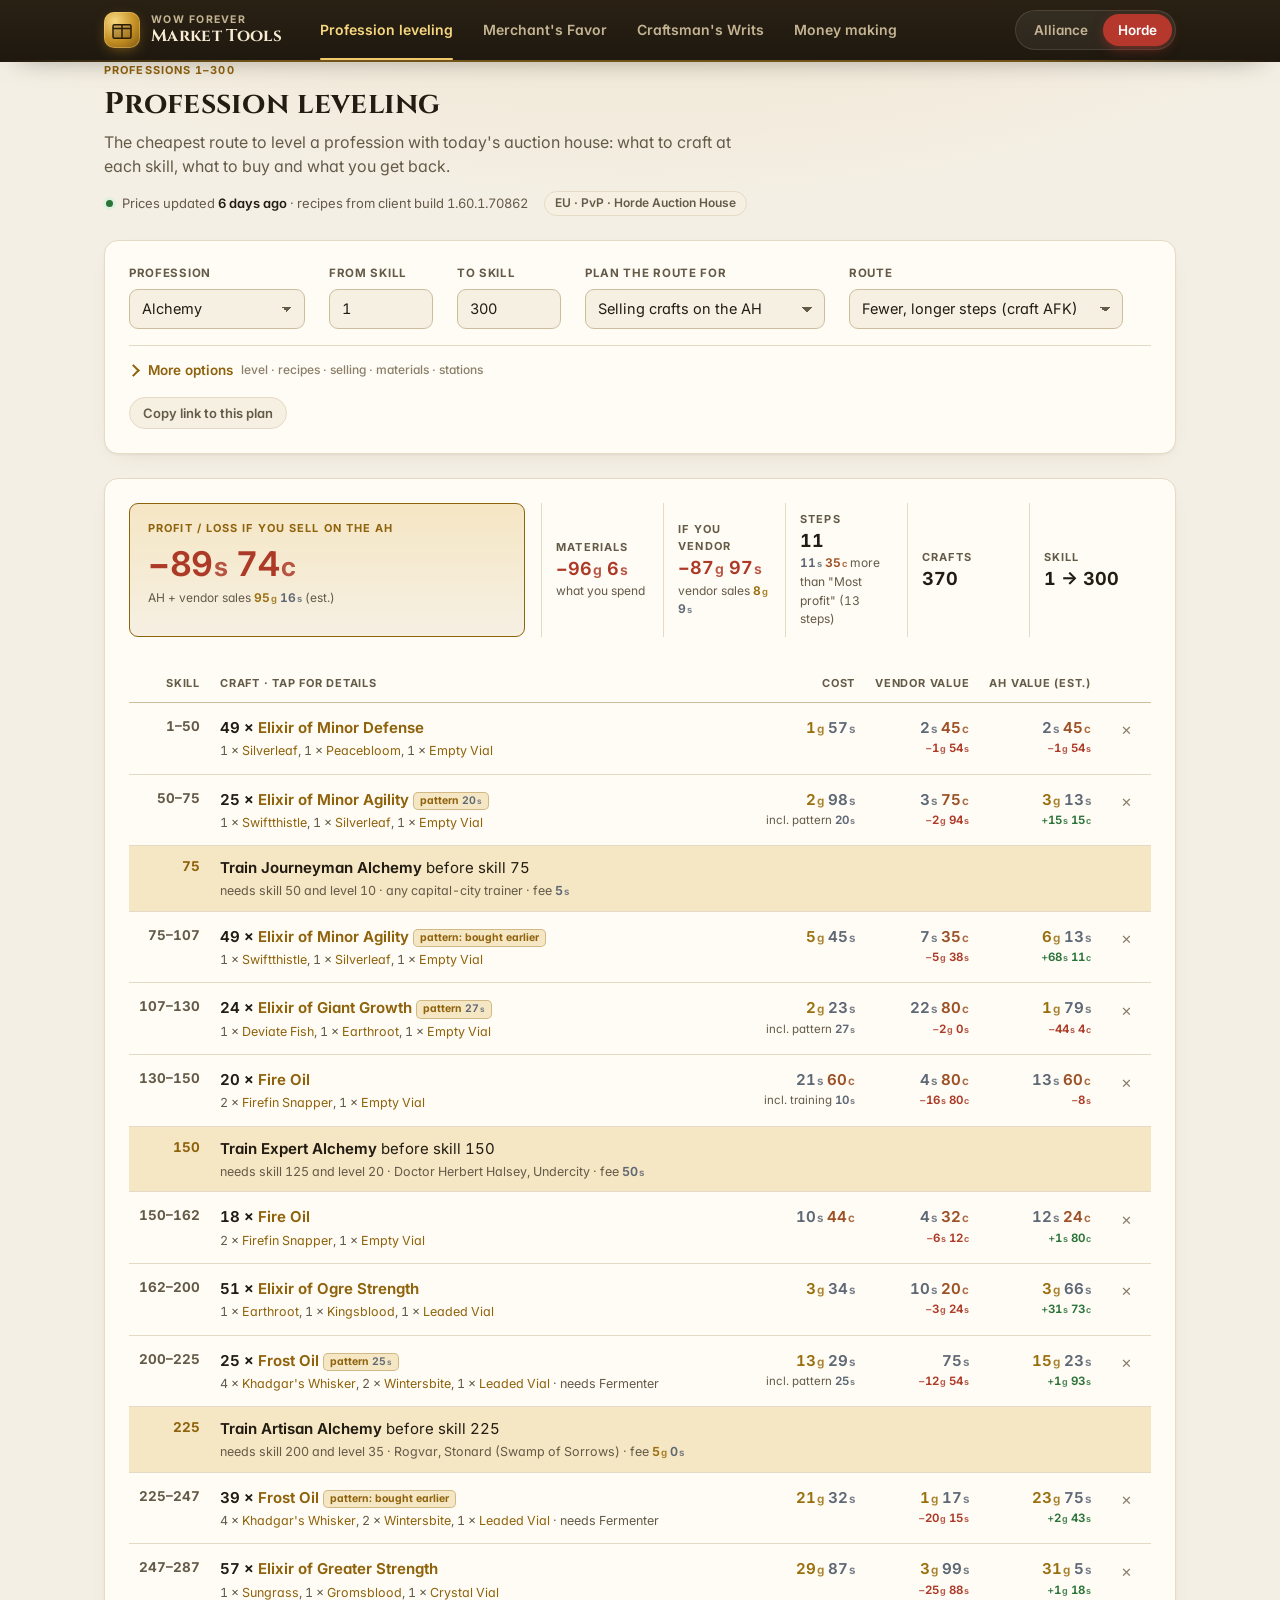
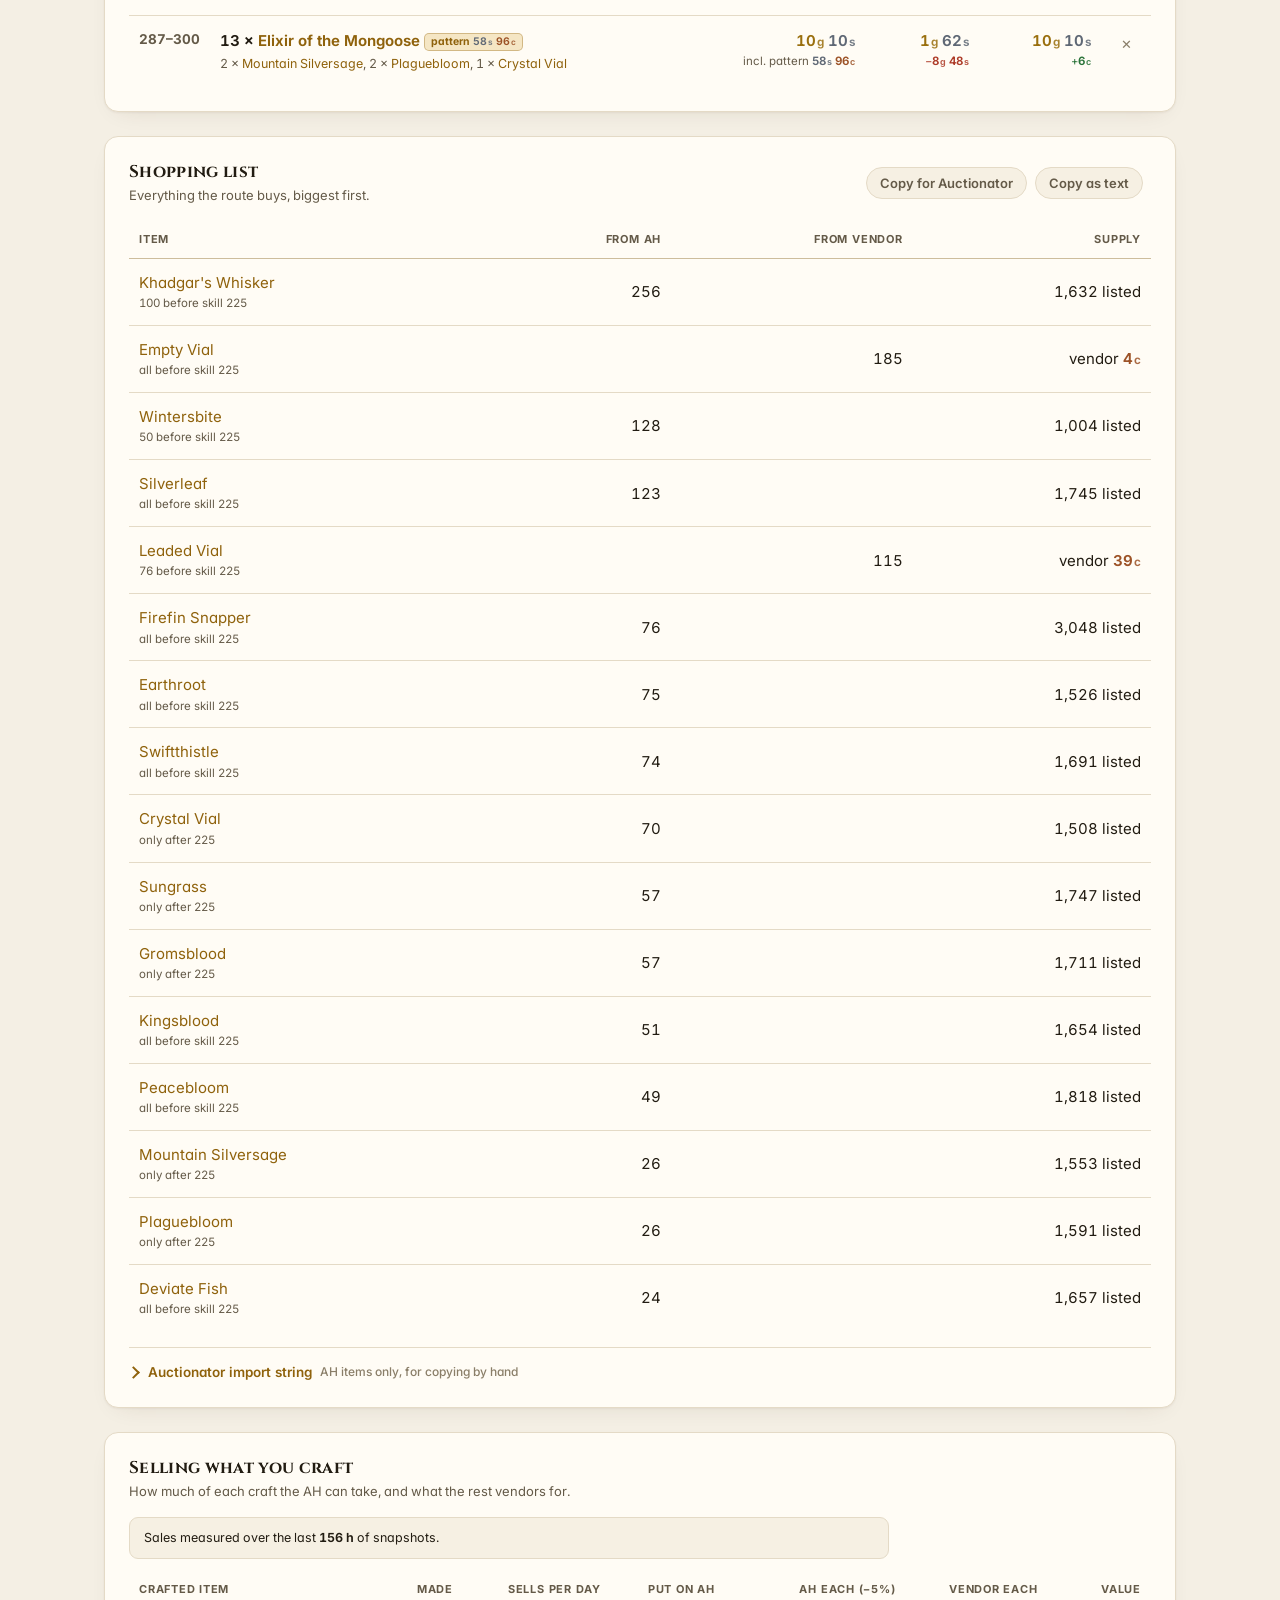
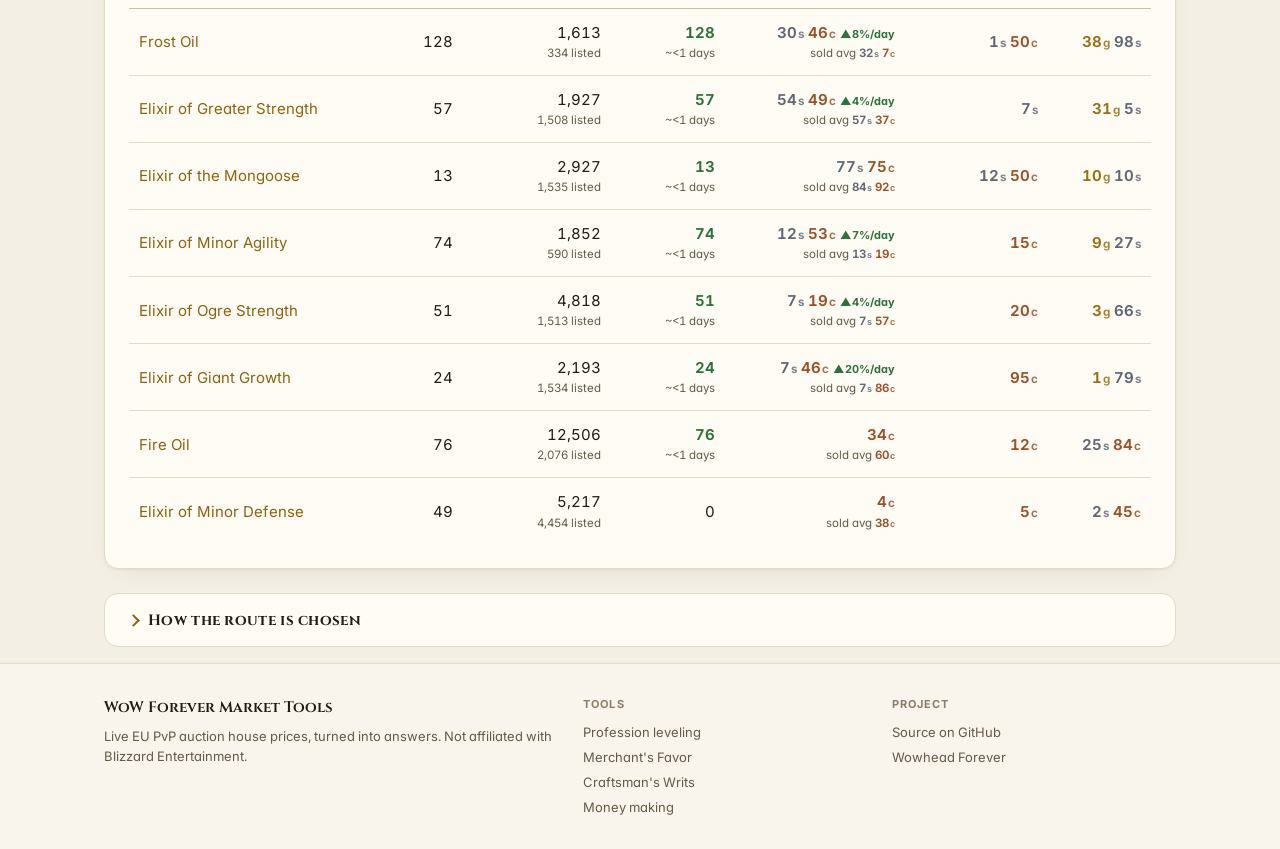
<file: index.html>
<!doctype html>
<html lang="en">
<head>
<meta charset="utf-8">
<meta name="viewport" content="width=device-width, initial-scale=1">
<title>Profession Leveling · WoW Forever Market Tools</title>
<meta name="description" content="Cheapest 1-300 profession leveling route for WoW Forever, priced from the EU PvP auction house every hour.">
<link rel="icon" href="data:image/svg+xml,%3Csvg xmlns='http://www.w3.org/2000/svg' viewBox='0 0 32 32'%3E%3Crect x='4' y='9' width='24' height='18' rx='2' fill='%23b8862f'/%3E%3Cpath d='M4 14h24M16 9v18' stroke='%23412c0c' stroke-width='2'/%3E%3C/svg%3E">
<link rel="preconnect" href="https://fonts.googleapis.com">
<link rel="preconnect" href="https://fonts.gstatic.com" crossorigin>
<link rel="stylesheet" href="https://fonts.googleapis.com/css2?family=Cinzel:wght@600;700&family=Inter:wght@400;500;600;700;800&display=swap">
<link rel="stylesheet" href="style.css">
</head>
<body>
<a class="skip" href="#main">Skip to content</a>
<header class="top">
  <div class="wrap bar">
    <a class="brand" href="./">
      <svg viewBox="0 0 32 32" aria-hidden="true"><rect x="4" y="9" width="24" height="18" rx="2"/><path d="M4 14h24M16 9v18"/></svg>
      <span class="brand-name"><small>WoW Forever</small><b>Market Tools</b></span>
    </a>
    <nav class="tabs" aria-label="Tools"><a href="./" aria-current="page">Profession leveling</a><a href="favor.html">Merchant's Favor</a><a href="writs.html">Craftsman's Writs</a><a href="money.html">Money making</a></nav>
    <div class="seg" role="radiogroup" aria-label="Faction">
      <button data-faction="alliance" role="radio">Alliance</button>
      <button data-faction="horde" role="radio">Horde</button>
    </div>
  </div>
</header>

<main class="wrap" id="main">
  <section class="intro">
    <span class="eyebrow">Professions 1–300</span>
    <h1>Profession leveling</h1>
    <p class="lead">The cheapest route to level a profession with today's auction house: what to craft at each skill, what to buy and what you get back.</p>
    <div class="intro-meta">
      <p class="status" id="status">Loading recipes and auction house prices…</p>
      <span class="pill" id="market">EU · PvP</span>
    </div>
  </section>

  <section class="panel settings" aria-label="Route settings">
    <div class="controls">
      <div class="ctl"><label for="prof">Profession</label><select id="prof"></select></div>
      <div class="ctl ctl-num"><label for="from" id="fromLbl">From skill</label><input id="from" type="number" min="1" max="299" value="1"></div>
      <div class="ctl ctl-num"><label for="to" id="toLbl">To skill</label><input id="to" type="number" min="2" max="300" value="300"></div>
      <div class="ctl">
        <label for="sellmode">Plan the route for</label>
        <select id="sellmode">
          <option value="ah">Selling crafts on the AH</option>
          <option value="vendor">Vendoring crafts</option>
          <option value="none">Ignoring what crafts sell for</option>
        </select>
      </div>
      <div class="ctl">
        <label for="mode">Route</label>
        <select id="mode">
          <option value="afk">Fewer, longer steps (craft AFK)</option>
          <option value="profit">Most profit (switch often)</option>
          <option value="quick">Fast AH sales (sell within a day)</option>
        </select>
      </div>
    </div>
    <p class="hint" id="quickHint" hidden>Fast AH sales always plans for selling on the AH within about a day, a little under the cheapest listing, and vendoring what won't sell by then.</p>
    <details class="more" data-remember="lv-more">
      <summary>More options <small>level · recipes · selling · materials · stations</small></summary>
      <div class="opt-group">
        <h3 class="opt-h">Character &amp; recipes</h3>
        <div class="controls">
          <div class="ctl ctl-num"><label for="level">Character level</label><input id="level" type="number" min="1" max="60" step="1" value="60" aria-describedby="time-help"></div>
          <div class="ctl ctl-wide">
            <label for="patterns">Recipes I can use</label>
            <select id="patterns">
              <option value="buyable">Trainer + patterns I can buy (AH, vendor, quest)</option>
              <option value="vendor">Trainer + vendor &amp; quest patterns (no drops)</option>
              <option value="trainer">Trainer only</option>
              <option value="all">Trainer + every pattern (I already own them)</option>
            </select>
          </div>
        </div>
      </div>
      <div class="opt-group">
        <h3 class="opt-h">Route &amp; selling</h3>
        <div class="controls">
        <div class="ctl">
          <label for="wait">Time to sell on the AH</label>
          <select id="wait">
            <option value="1">1 day</option>
            <option value="3">3 days</option>
            <option value="7">7 days</option>
          </select>
        </div>
        <div class="ctl ctl-num"><label for="time">Time per craft (silver)</label><input id="time" type="number" min="0" step="1" value="5" aria-describedby="time-help"></div>
        </div>
        <p class="hint" id="time-help">Ranks need character level 10 (past 75), 20 (past 150) and 35 (past 225). Time per craft makes the route prefer fewer crafts.</p>
      </div>
      <div class="opt-group">
        <h3 class="opt-h">Materials</h3>
        <div class="controls">
          <div class="ctl">
            <span class="lbl">I can also</span>
            <label class="chk"><input id="mining" type="checkbox"> Smelt bars (Mining)</label>
            <label class="chk"><input id="neutral" type="checkbox"> Buy from Blackwater AH (neutral)</label>
          </div>
          <fieldset class="ctl profs" id="stationsCtl"><legend>Crafting stations I can use</legend><div id="stations" class="stations"></div></fieldset>
        </div>
        <div class="controls owned-ctl">
          <div class="ctl owned">
            <label for="owned">Materials I already have</label>
            <textarea id="owned" rows="3" spellcheck="false" autocomplete="off" placeholder="20x Linen Cloth&#10;Copper Bar x40&#10;Light Leather 15" aria-describedby="owned-help ownedHint"></textarea>
            <p class="hint" id="owned-help">One item per line with a count. Used first and counted as free.</p>
            <p class="hint" id="ownedHint" aria-live="polite"></p>
          </div>
        </div>
      </div>
      <div class="opt-group" id="fishCtl" hidden>
        <h3 class="opt-h">Fishing</h3>
        <div class="controls fish-ctl">
          <div class="ctl ctl-num fish-both"><label for="ffrom">Fishing from skill</label><input id="ffrom" type="number" min="1" max="299" value="1"></div>
          <div class="ctl ctl-num fish-both"><label for="fto">Fishing to skill</label><input id="fto" type="number" min="2" max="300" value="300"></div>
          <div class="ctl">
            <label for="pole">Fishing pole</label>
            <select id="pole">
              <option value="0">Fishing Pole (+0)</option>
              <option value="5" data-lvl="5">Strong Fishing Pole (+5)</option>
              <option value="15" data-lvl="20">Ravaged Fishing Pole (+15, level 20)</option>
              <option value="20" data-lvl="25">Big Iron Fishing Pole (+20, level 25)</option>
              <option value="25">Nat Pagle's Extreme Angler FC-5000 (+25)</option>
              <option value="35">Arcanite Fishing Pole (+35)</option>
            </select>
          </div>
          <div class="ctl ctl-num"><label for="castsec">Seconds per cast</label><input id="castsec" type="number" min="5" max="40" step="1" value="15"></div>
          <div class="ctl ctl-num"><label for="hourval">My time (gold / hour)</label><input id="hourval" type="number" min="0" step="1" value="10"></div>
          <div class="ctl fish-both"><span class="lbl">Fish I catch</span><label class="chk"><input id="cookcatch" type="checkbox" checked> Cook them first, even when raw pays more</label></div>
        </div>
      </div>
    </details>
    <div class="share-row">
      <button type="button" class="chip" id="shareLink">Copy link to this plan</button>
      <span class="share-msg" id="shareMsg" aria-live="polite"></span>
    </div>
  </section>

  <section class="panel" aria-label="Fishing route" id="fishPanel" hidden>
    <div class="panel-head">
      <div><h2>Fishing route</h2><p id="fishLead">Where to fish at each skill, with the lure that pays for itself, and what the catch is worth.</p></div>
    </div>
    <div class="plan-sum sum2" id="fishSummary" aria-live="polite"></div>
    <div id="fishStuck"></div>
    <div class="table-scroll">
      <table class="shop fishsteps"><thead><tr><th class="num">Skill</th><th>Where to fish</th><th class="num">Catches</th><th class="num">Time</th><th class="num">Lures</th><th class="num" id="fishRetHead">Catch worth</th></tr></thead><tbody id="fishSteps"></tbody></table>
    </div>
  </section>

  <section class="panel" aria-label="Route" id="routePanel">
    <div class="plan-sum sum2" id="summary" aria-live="polite"></div>
    <div id="stuck"></div>
    <p class="hint" id="excl"></p>
    <div class="table-scroll sticky">
      <table class="steps cards" id="stepsTable">
        <thead><tr><th class="num">Skill</th><th>Craft · tap for details</th><th class="num">Cost</th><th class="num" id="vendHead">Vendor value</th><th class="num" id="retHead">You get back</th><th><span class="sr-only">Exclude</span></th></tr></thead>
        <tbody id="steps"></tbody>
      </table>
    </div>
  </section>

  <section class="panel" aria-label="Shopping list" id="shopPanel">
    <div class="panel-head">
      <div><h2>Shopping list</h2><p>Everything the route buys, biggest first.</p></div>
      <div class="export-btns">
        <button type="button" class="chip" id="copyAuc" title="Paste in Auctionator: Shopping tab → Import">Copy for Auctionator</button>
        <button type="button" class="chip" id="copyTxt">Copy as text</button>
        <span class="copy-msg" id="copyMsg" role="status" aria-live="polite"></span>
      </div>
    </div>
    <div class="table-scroll">
      <table class="shop"><thead><tr><th>Item</th><th class="num">From AH</th><th class="num">From vendor</th><th class="num">Supply</th></tr></thead><tbody id="shop"></tbody></table>
    </div>
    <details class="more export">
      <summary>Auctionator import string <small>AH items only, for copying by hand</small></summary>
      <p class="hint">In game: Auction House → Auctionator's Shopping tab → Import, paste, Import. Vendor items aren't included; "Copy as text" lists them too.</p>
      <textarea id="aucStr" readonly rows="3" spellcheck="false" aria-label="Auctionator shopping list import string"></textarea>
    </details>
  </section>

  <section class="panel" aria-label="Selling">
    <div class="panel-head">
      <div><h2>Selling what you craft</h2><p>How much of each craft the AH can take, and what the rest vendors for.</p></div>
    </div>
    <p class="hint" id="salesnote"></p>
    <div class="table-scroll">
      <table class="shop sell"><thead><tr><th>Crafted item</th><th class="num">Made</th><th class="num">Sells per day</th><th class="num">Put on AH</th><th class="num">AH each (−5%)</th><th class="num">Vendor each</th><th class="num">Value</th></tr></thead><tbody id="sell"></tbody></table>
    </div>
  </section>

  <details class="explain">
    <summary>How the route is chosen</summary>
    <p>Each skill point uses the recipe with the lowest expected cost per point right now. Orange always gives a point; yellow and green give one with chance (grey − skill) ÷ (grey − yellow). Each step's details show its thresholds as <span class="o">yellow</span> <span class="y">green</span> <span class="gr">grey</span>.</p>
    <p>Open a step to see its alternative: the next-cheapest recipe at that point, how much more (or less) it would cost over the same skill points, and a "Use it instead" button that drops the current recipe and re-plans.</p>
    <p>"Route" picks one of two modes. <b>Fewer, longer steps</b> (the default) is for queueing big batches and crafting AFK: it skips slow recipes (over 3 crafts per point) whenever a faster one costs at most twice as much, and picks each new recipe by its average cost over the whole run it can cover before it gets slow, plus a penalty for each extra step, so recipes that stay orange and yellow for many points win. It stays on that recipe until it gets slow unless another one is much cheaper (by about half of what a point costs there) for at least 15 points, merges steps of under 5 points into a neighbour when that costs little, and counts AH sales 10% lower since they're an estimate. That usually gives 9–15 steps for 1–300 instead of 20–30, and the summary shows how much more it costs than the other mode. <b>Most profit</b> switches to whatever recipe is cheapest at every point, even for a few crafts and slow ones. <b>Fast AH sales</b> keeps the fewer, longer steps but plans for getting your gold back within about a day: it always sells on the AH (so "Plan the route for" and "Time to sell" are locked), counts only what the AH takes within a day at your half share, priced 3% under the lower of the cheapest listing and the average sold price, gives you less where more than a day of supply is listed and nothing where it's over 4 days or under 2 sell a day, and vendors the rest. Among similar costs it prefers crafts that sell faster (a sale counts 40% less per day it takes). It usually nets less than the other modes, often about break-even or a small loss, but ties up less gold, each step says how soon its output sells, and the summary shows what the other modes would net selling over your "Time to sell". Either way every craft costs the time value you set (5 silver by default), so the route prefers fewer crafts.</p>
    <p>What you make is kept for later steps when a later recipe needs it (blasting powder for bombs, bolts for tailoring, grinding stones for weapons), like the written guides do: those steps say "keep N for later" and "uses N from earlier steps", and the route plans twice so it knows which reagents are worth making early for skill points. Tools are bought or crafted once, the first time a step needs them: Blacksmith Hammer from a vendor, Arclight Spanner and Gyromatic Micro-Adjustor crafted, and the runed rods every enchant needs.</p>
    <p>Patterns: "Trainer + patterns on AH / vendor / quest" uses patterns you can actually get (vendor prices and NPCs are Classic data; quest patterns such as the Imperial Plate plans count as free). "All patterns" assumes you have every pattern, including drops and new Forever patterns whose source we don't know yet.</p>
    <p>The route stops at each rank cap (75, 150, 225) and shows where to train the next rank. Journeyman needs character level 10, Expert level 20, Artisan level 35, so a lower "Character level" ends the route at the last rank you can train.</p>
    <p>Reagents come from vendors when cheaper, otherwise from the cheapest auction listings still left, or are crafted yourself (bolts, bars, leather…) when that is cheaper. Click ✕ on a step to drop a recipe you don't want; the route is re-planned without it.</p>
    <p>"Copy for Auctionator" copies the shopping list's AH items as an Auctionator shopping list (exact item names with the quantity to buy) named after the profession and skill range: in game open Auctionator's Shopping tab, click Import and paste it. "Copy as text" gives plain lines such as "20x Linen Cloth", vendor items included.</p>
    <p>Materials you already have (under More options) are used before anything is bought and count as free, since you own them already: steps say "uses N from your bags", the shopping list shows "have N" and buys only the rest. Names are matched to the game's item names, ignoring case; lines that match no item are listed under the box.</p>
    <p>"Copy link to this plan" copies a link with your settings in it (profession, skills, selling mode, route mode, recipes, faction, character level, time value, excluded recipes, fishing settings and, when the list is short, your materials). Opening the link shows the same plan, priced with that moment's auction house; the page also keeps its address up to date as you change settings. Crafting stations aren't in the link.</p>
    <p>Trainer fees are included: each trainer recipe's cost is paid once, on the step that first uses it ("incl. training"), and each rank's fee (Journeyman 5s, Expert 50s, Artisan 5g) on its training row. Forever's trainer prices and learn skills come from Wowhead's Forever data. Cooking and First Aid's higher ranks come from books or quests, not a trainer fee.</p>
    <h3>Fishing</h3>
    <p>Pick <i>Fishing</i> or <i>Fishing + Cooking</i> as the profession. A cast catches something with chance (your skill − the spot's base skill + 5)%, where your skill includes the pole and lure; below the base skill nothing bites, and from base + 95 nothing gets away (25 in the starting zones, 75 in the capitals and level 10–20 zones, 150, 225, 300 and 425 further out). Fishing skill goes up on successful catches only, and where you fish doesn't change the rate: 1 catch per point up to 100, then one more catch per point every 25 skill (10 per point at 290–300), about 1,280 catches for 1–300.</p>
    <p>Each skill point picks the spot and lure with the lowest cost: hours spent × what your time is worth, plus lures, minus what the catch sells for (on the AH up to your share of measured demand, the rest at the vendor). It only moves to another spot when that is clearly better, since travel isn't free, and only to zones your character level is suited for. Ranks: Journeyman at skill 50 from any fishing trainer (level 10), Expert with the book "Expert Fishing - The Bass and You" from Old Man Heming in Booty Bay (skill 125, level 20), Artisan from Nat Pagle's quest in Dustwallow Marsh (skill 225, level 35).</p>
    <p><i>Fishing + Cooking</i> plans both: the fishing route first, then the cooking route uses the fish you caught before buying any (each fish counted at what you'd have sold it for). With "Cook them first" ticked (the default) the cooking route treats your catch as nearly free (its vendor price), so it cooks the fish you caught before buying anything; the totals still count what you give up by not selling them raw. Untick it to cook a fish only when that beats selling it. The fishing route values fish the cooking route needs at what buying them would cost, so it prefers spots with the fish you'll cook. Cook a step once you've caught its fish.</p>
    <p class="fine">Fishing data: Classic 1.12 server tables (zone skills and catch tables), whose skill thresholds match WoW Forever's; Forever's fishing camp objects (Fishing Rack, Fishing Hut) and new baits aren't included. Fish shares are averages: Nightfin Snapper bites at night and Sunscale Salmon by day, and Winter Squid (Oct–Mar) or Summer Bass (Apr–Sep) depend on the season. Schools (pools) aren't modelled.</p>
    <h3>How AH sales are estimated</h3>
    <p>Blizzard's API lists auctions but never says what sold. Every hour the price job compares the new snapshot with the previous one: a listing with 2+ hours left that is gone an hour later can't have expired, so it was bought or cancelled by its seller (the two look the same). That gives units taken off the AH per day for each item: an upper limit on real sales, used as demand.</p>
    <p>The plan only puts on the AH what you could sell at half of that daily demand over the time you pick, priced at the lower of the cheapest listing now and the average price items actually sold at, minus the 5% cut. The rest is vendored. Prices move while everyone levels: when an item's price is falling, the plan assumes it keeps falling until the middle of your selling time (it never assumes a rise), and when more than 2 days of supply is already listed your share shrinks in proportion. The sell list shows each item's trend and warns about crowded markets; when the bot publishes new prices the page offers to re-plan. Deposits and undercutting wars are not included, so the AH total is still an estimate; the vendor total is guaranteed.</p>
    <h3>About the data</h3>
    <p>Recipes, reagents and skill-up colours come from the live WoW Forever client (via the Blizzard Game Data API and wago.tools client tables), so Forever's own changes are included — for example sharpening stones turn grey much earlier than in Classic. The client doesn't say at which skill a trainer teaches a recipe, so that comes from Classic, lowered by as much as Forever moved the recipe's colours (Forever teaches many Tailoring, Blacksmithing and Leatherworking recipes 20–30 points earlier). Vendor prices come from Classic data. Forever turned many recipes into patterns (many bought with Merchant's Favor from the faction camp vendors); pattern steps are tagged, with the auction house price when one is listed. Some recipes need crafting stations such as an Anvil, Forge, Tanning Rack or Sewing Machine.</p>
    <p class="fine" id="perf"></p>
  </details>
</main>

<footer class="site-foot">
  <div class="wrap foot">
    <div>
      <b>WoW Forever Market Tools</b>
      <p>Live EU PvP auction house prices, turned into answers. Not affiliated with Blizzard Entertainment.</p>
      <p id="updated"></p>
    </div>
    <nav aria-label="Tools (footer)">
      <h2>Tools</h2>
      <ul><li><a href="./">Profession leveling</a></li><li><a href="favor.html">Merchant's Favor</a></li><li><a href="writs.html">Craftsman's Writs</a></li><li><a href="money.html">Money making</a></li></ul>
    </nav>
    <div>
      <h2>Project</h2>
      <ul><li><a href="https://github.com/AidVir/wow-forever-favor">Source on GitHub</a></li><li><a href="https://www.wowhead.com/forever">Wowhead Forever</a></li></ul>
    </div>
  </div>
</footer>
<script type="module" src="leveling.js"></script>
</body>
</html>
</file>
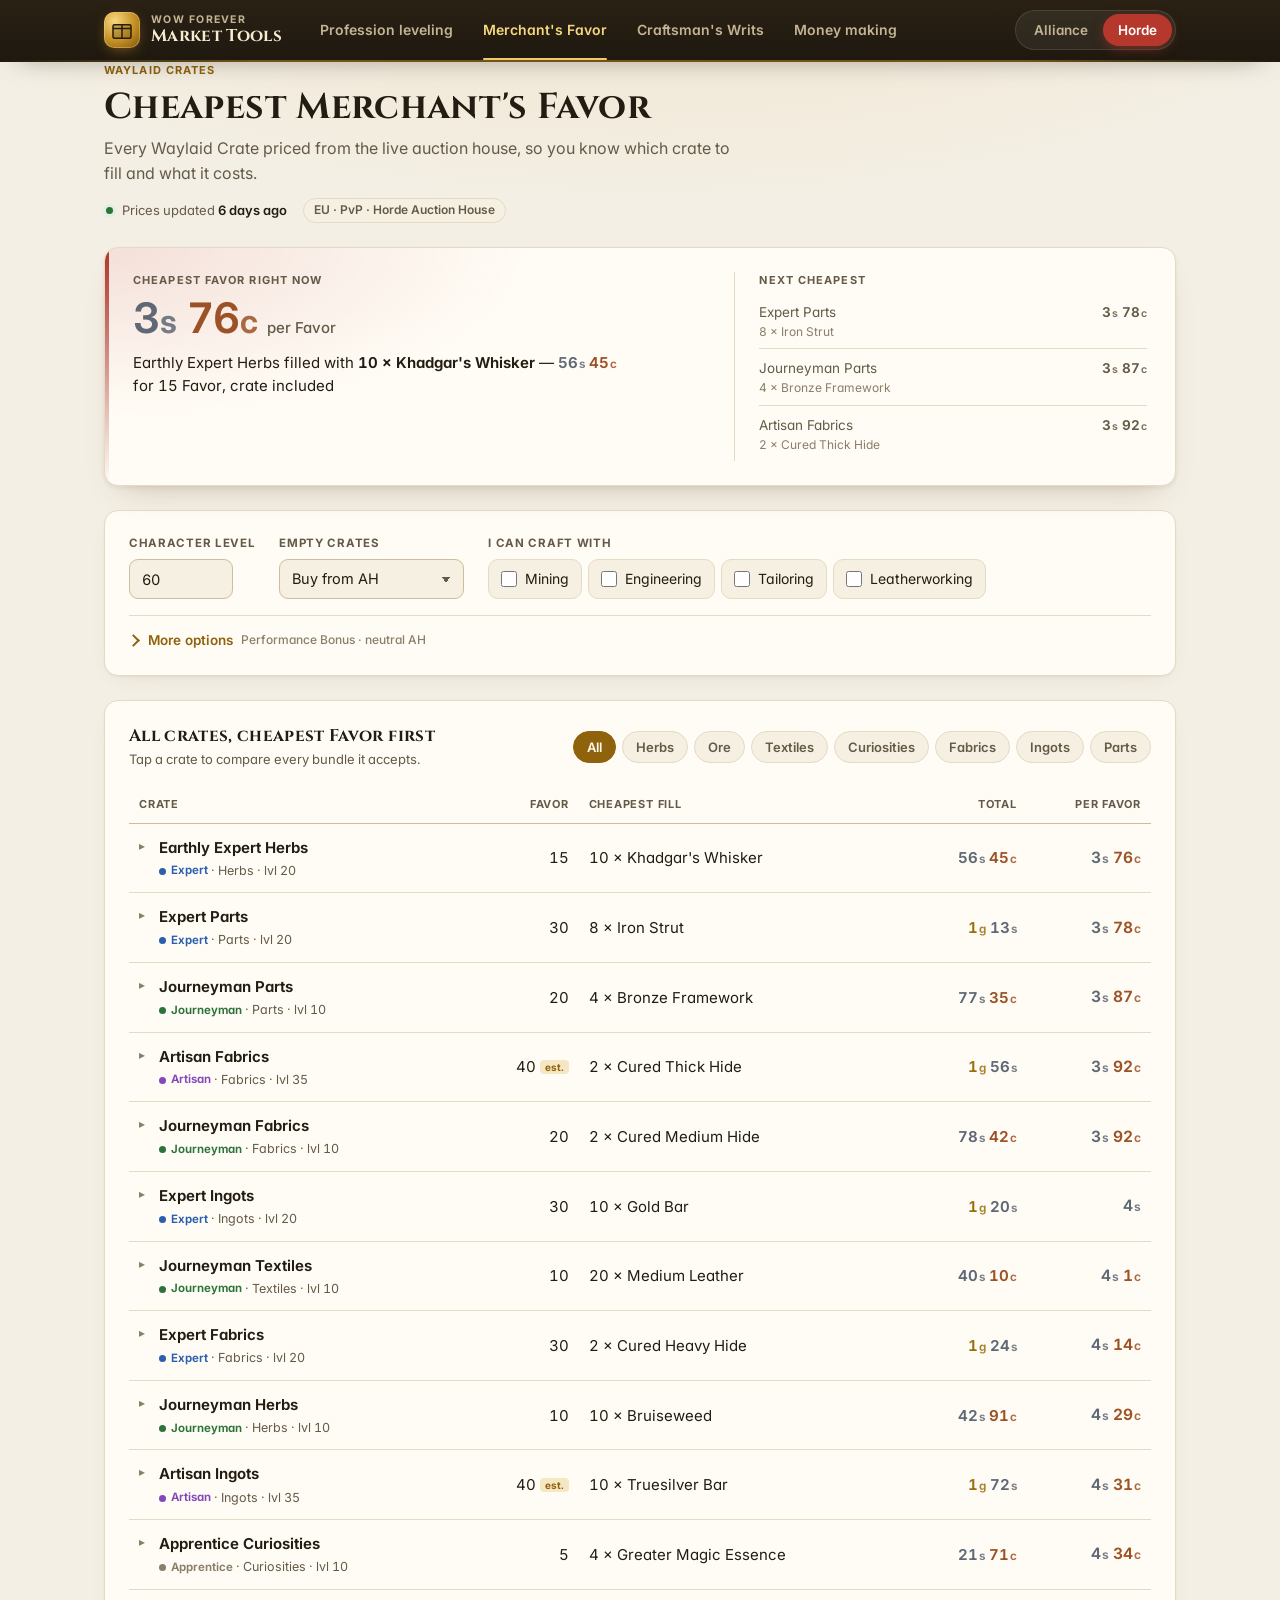
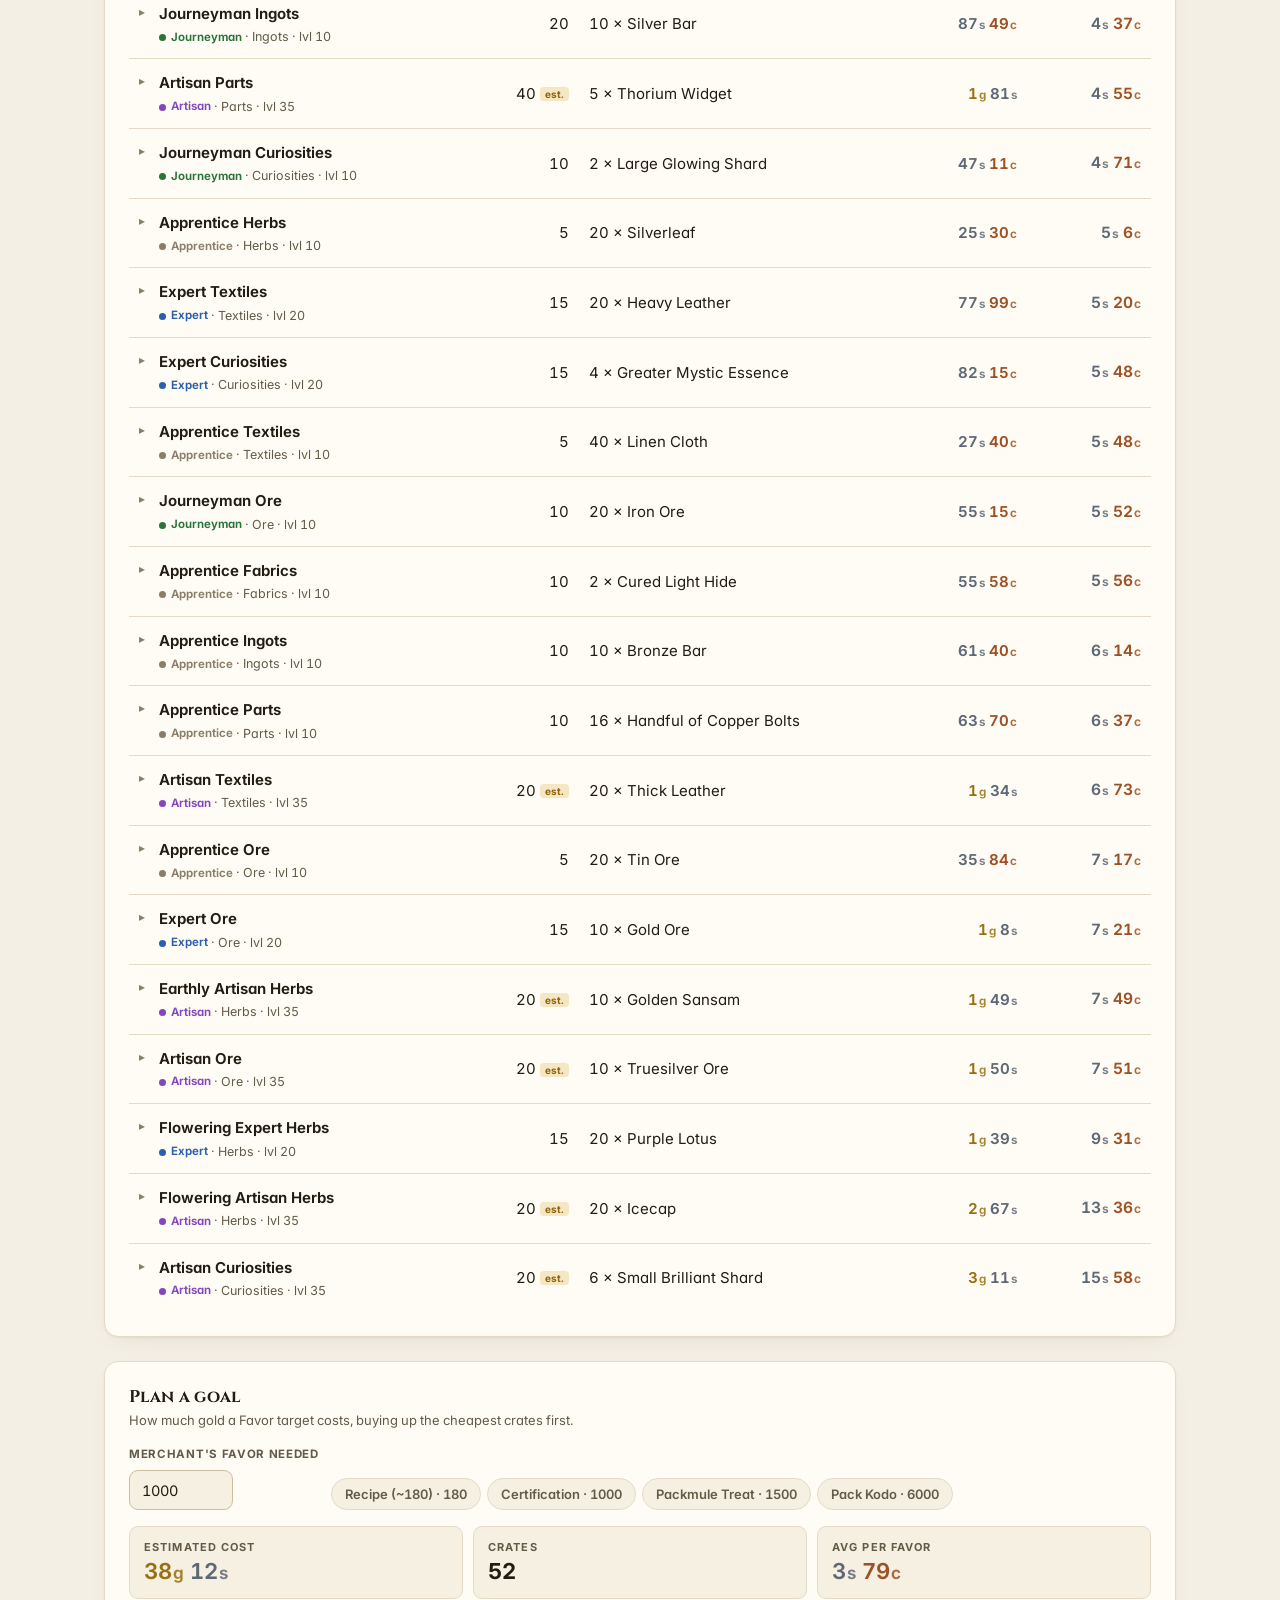
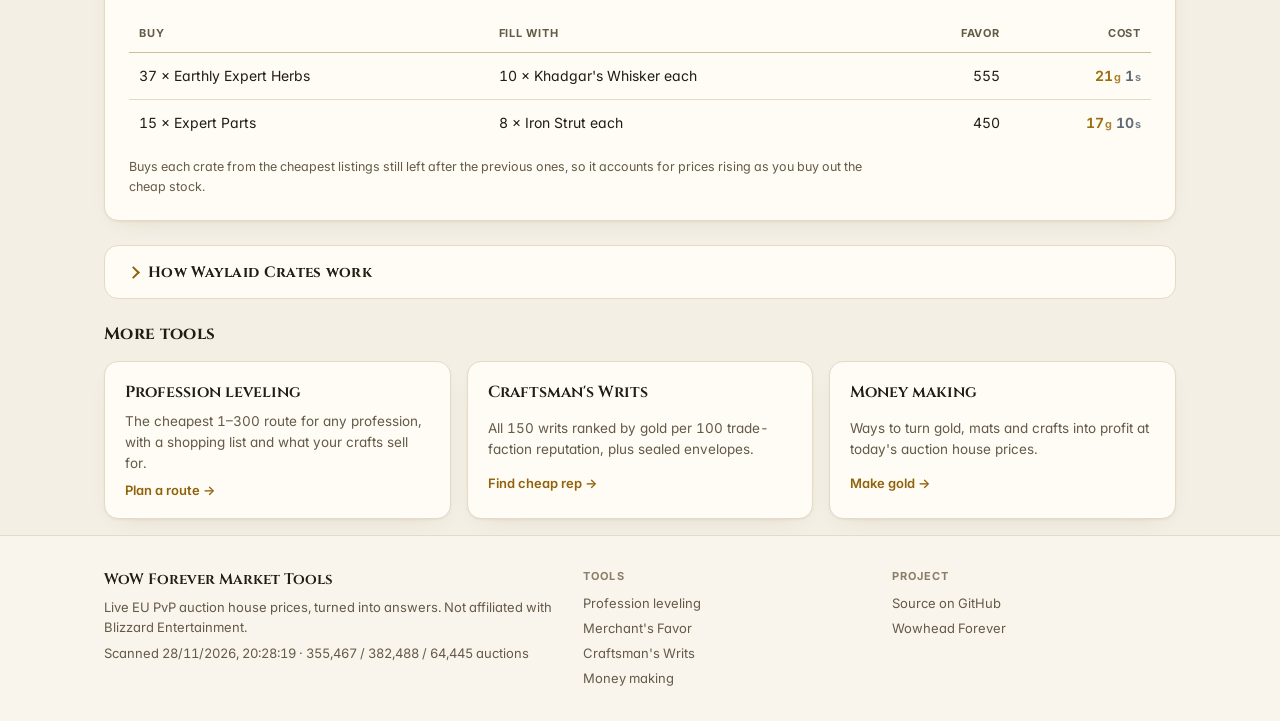
<file: favor.html>
<!doctype html>
<html lang="en">
<head>
<meta charset="utf-8">
<meta name="viewport" content="width=device-width, initial-scale=1">
<title>Merchant's Favor · WoW Forever Market Tools</title>
<meta name="description" content="Cheapest way to earn Merchant's Favor with Waylaid Crates in WoW Forever, priced from the EU PvP auction house every hour.">
<link rel="icon" href="data:image/svg+xml,%3Csvg xmlns='http://www.w3.org/2000/svg' viewBox='0 0 32 32'%3E%3Crect x='4' y='9' width='24' height='18' rx='2' fill='%23b8862f'/%3E%3Cpath d='M4 14h24M16 9v18' stroke='%23412c0c' stroke-width='2'/%3E%3C/svg%3E">
<link rel="preconnect" href="https://fonts.googleapis.com">
<link rel="preconnect" href="https://fonts.gstatic.com" crossorigin>
<link rel="stylesheet" href="https://fonts.googleapis.com/css2?family=Cinzel:wght@600;700&family=Inter:wght@400;500;600;700;800&display=swap">
<link rel="stylesheet" href="style.css">
</head>
<body class="landing">
<a class="skip" href="#main">Skip to content</a>
<header class="top">
  <div class="wrap bar">
    <a class="brand" href="./">
      <svg viewBox="0 0 32 32" aria-hidden="true"><rect x="4" y="9" width="24" height="18" rx="2"/><path d="M4 14h24M16 9v18"/></svg>
      <span class="brand-name"><small>WoW Forever</small><b>Market Tools</b></span>
    </a>
    <nav class="tabs" aria-label="Tools"><a href="./">Profession leveling</a><a href="favor.html" aria-current="page">Merchant's Favor</a><a href="writs.html">Craftsman's Writs</a><a href="money.html">Money making</a></nav>
    <div class="seg" role="radiogroup" aria-label="Faction">
      <button data-faction="alliance" role="radio">Alliance</button>
      <button data-faction="horde" role="radio">Horde</button>
    </div>
  </div>
</header>

<main class="wrap" id="main">
  <section class="intro">
    <span class="eyebrow">Waylaid Crates</span>
    <h1>Cheapest Merchant's Favor</h1>
    <p class="lead">Every Waylaid Crate priced from the live auction house, so you know which crate to fill and what it costs.</p>
    <div class="intro-meta">
      <p class="status" id="status">Loading auction house prices…</p>
      <span class="pill" id="market">EU · PvP</span>
    </div>
  </section>

  <section class="hero" id="hero" hidden aria-live="polite"></section>

  <section class="panel settings" aria-label="Your situation">
    <div class="controls">
      <div class="ctl">
        <label for="level">Character level</label>
        <input id="level" type="number" min="10" max="60" value="60">
      </div>
      <div class="ctl">
        <label for="crateMode">Empty crates</label>
        <select id="crateMode">
          <option value="buy">Buy from AH</option>
          <option value="own">I already have them</option>
        </select>
      </div>
      <fieldset class="ctl profs">
        <legend>I can craft with</legend>
        <label><input type="checkbox" value="Mining"> Mining</label>
        <label><input type="checkbox" value="Engineering"> Engineering</label>
        <label><input type="checkbox" value="Tailoring"> Tailoring</label>
        <label><input type="checkbox" value="Leatherworking"> Leatherworking</label>
      </fieldset>
    </div>
    <details class="more" data-remember="favor-more">
      <summary>More options <small>Performance Bonus · neutral AH</small></summary>
      <div class="controls">
        <div class="ctl">
          <label for="bonus">Performance Bonus rank</label>
          <select id="bonus">
            <option value="0">None</option><option value="1">Rank 1 (5%)</option>
            <option value="2">Rank 2 (10%)</option><option value="3">Rank 3 (15%)</option>
          </select>
        </div>
        <div class="ctl">
          <span class="lbl">Also buy from</span>
          <label class="chk"><input id="neutral" type="checkbox"> Blackwater AH (neutral, Booty Bay etc.)</label>
        </div>
      </div>
    </details>
  </section>

  <section class="panel">
    <div class="panel-head">
      <div>
        <h2>All crates, cheapest Favor first</h2>
        <p>Tap a crate to compare every bundle it accepts.</p>
      </div>
      <div class="filters" id="cats" aria-label="Category"></div>
    </div>
    <div class="table-scroll sticky">
      <table class="rank cards">
        <thead><tr>
          <th>Crate</th><th class="num">Favor</th><th>Cheapest fill</th>
          <th class="num">Total</th><th class="num">Per Favor</th>
        </tr></thead>
        <tbody id="rows"></tbody>
      </table>
    </div>
  </section>

  <section class="panel">
    <div class="panel-head">
      <div>
        <h2>Plan a goal</h2>
        <p>How much gold a Favor target costs, buying up the cheapest crates first.</p>
      </div>
    </div>
    <div class="goal">
      <div class="ctl">
        <label for="goal">Merchant's Favor needed</label>
        <input id="goal" type="number" min="5" step="5" value="1000">
      </div>
      <div class="presets" id="presets"></div>
    </div>
    <div id="plan"></div>
  </section>

  <details class="explain notes">
    <summary>How Waylaid Crates work</summary>
    <ol>
      <li><b>Get a crate.</b> Waylaid Crates drop from mobs anywhere from level 10, or you can buy them on the auction house (empty crates are not bound).</li>
      <li><b>Fill it.</b> Right-click to read the label, then right-click again and pick <em>one</em> of the accepted bundles from your bags. It becomes a soulbound Sealed Crate.</li>
      <li><b>Turn it in.</b> Alliance: Marcy Baker, Azeroth Commerce Authority camp at Three Corners, Redridge. Horde: Dokimi, Durotar Supply and Logistics camp west of the Crossroads, The Barrens.</li>
      <li><b>Favor paid.</b> Gathering crates (herbs, ore, textiles, curiosities) pay 5 / 10 / 15 for Apprentice / Journeyman / Expert. Crafted crates (fabrics, ingots, parts) pay double: 10 / 20 / 30. Your first crate also completes <em>Shipping Label</em> (+50 Favor, 2,000 rep, once per character).</li>
      <li><b>Performance Bonus</b> (Legacy, professions) gives a 5 / 10 / 15% chance to double the Favor from a turn-in; the table uses the expected value.</li>
    </ol>
    <h3>About the prices</h3>
    <p>Prices are what it costs to buy the exact quantity from the cheapest listings right now, from the official Blizzard Game Data API. The site checks every 10 minutes; Blizzard publishes a new snapshot about once an hour. Artisan (level 35) Favor values are not published yet; they are estimated at 20 (gathering) and 40 (crafted) and marked with <span class="est">est.</span> Crate and bundle data comes from community guides of the beta and launch week (Zockify, Forever Mastery, WoW Forever Builds).</p>
  </details>

  <section aria-labelledby="more-tools">
    <h2 class="sec" id="more-tools">More tools</h2>
    <div class="tools">
      <a class="tool" href="leveling.html"><b>Profession leveling</b><span>The cheapest 1–300 route for any profession, with a shopping list and what your crafts sell for.</span><em>Plan a route →</em></a>
      <a class="tool" href="writs.html"><b>Craftsman's Writs</b><span>All 150 writs ranked by gold per 100 trade-faction reputation, plus sealed envelopes.</span><em>Find cheap rep →</em></a>
      <a class="tool" href="money.html"><b>Money making</b><span>Ways to turn gold, mats and crafts into profit at today's auction house prices.</span><em>Make gold →</em></a>
    </div>
  </section>
</main>

<footer class="site-foot">
  <div class="wrap foot">
    <div>
      <b>WoW Forever Market Tools</b>
      <p>Live EU PvP auction house prices, turned into answers. Not affiliated with Blizzard Entertainment.</p>
      <p id="updated"></p>
    </div>
    <nav aria-label="Tools (footer)">
      <h2>Tools</h2>
      <ul><li><a href="./">Profession leveling</a></li><li><a href="favor.html">Merchant's Favor</a></li><li><a href="writs.html">Craftsman's Writs</a></li><li><a href="money.html">Money making</a></li></ul>
    </nav>
    <div>
      <h2>Project</h2>
      <ul><li><a href="https://github.com/AidVir/wow-forever-favor">Source on GitHub</a></li><li><a href="https://www.wowhead.com/forever">Wowhead Forever</a></li></ul>
    </div>
  </div>
</footer>

<script type="module" src="app.js"></script>
</body>
</html>
</file>
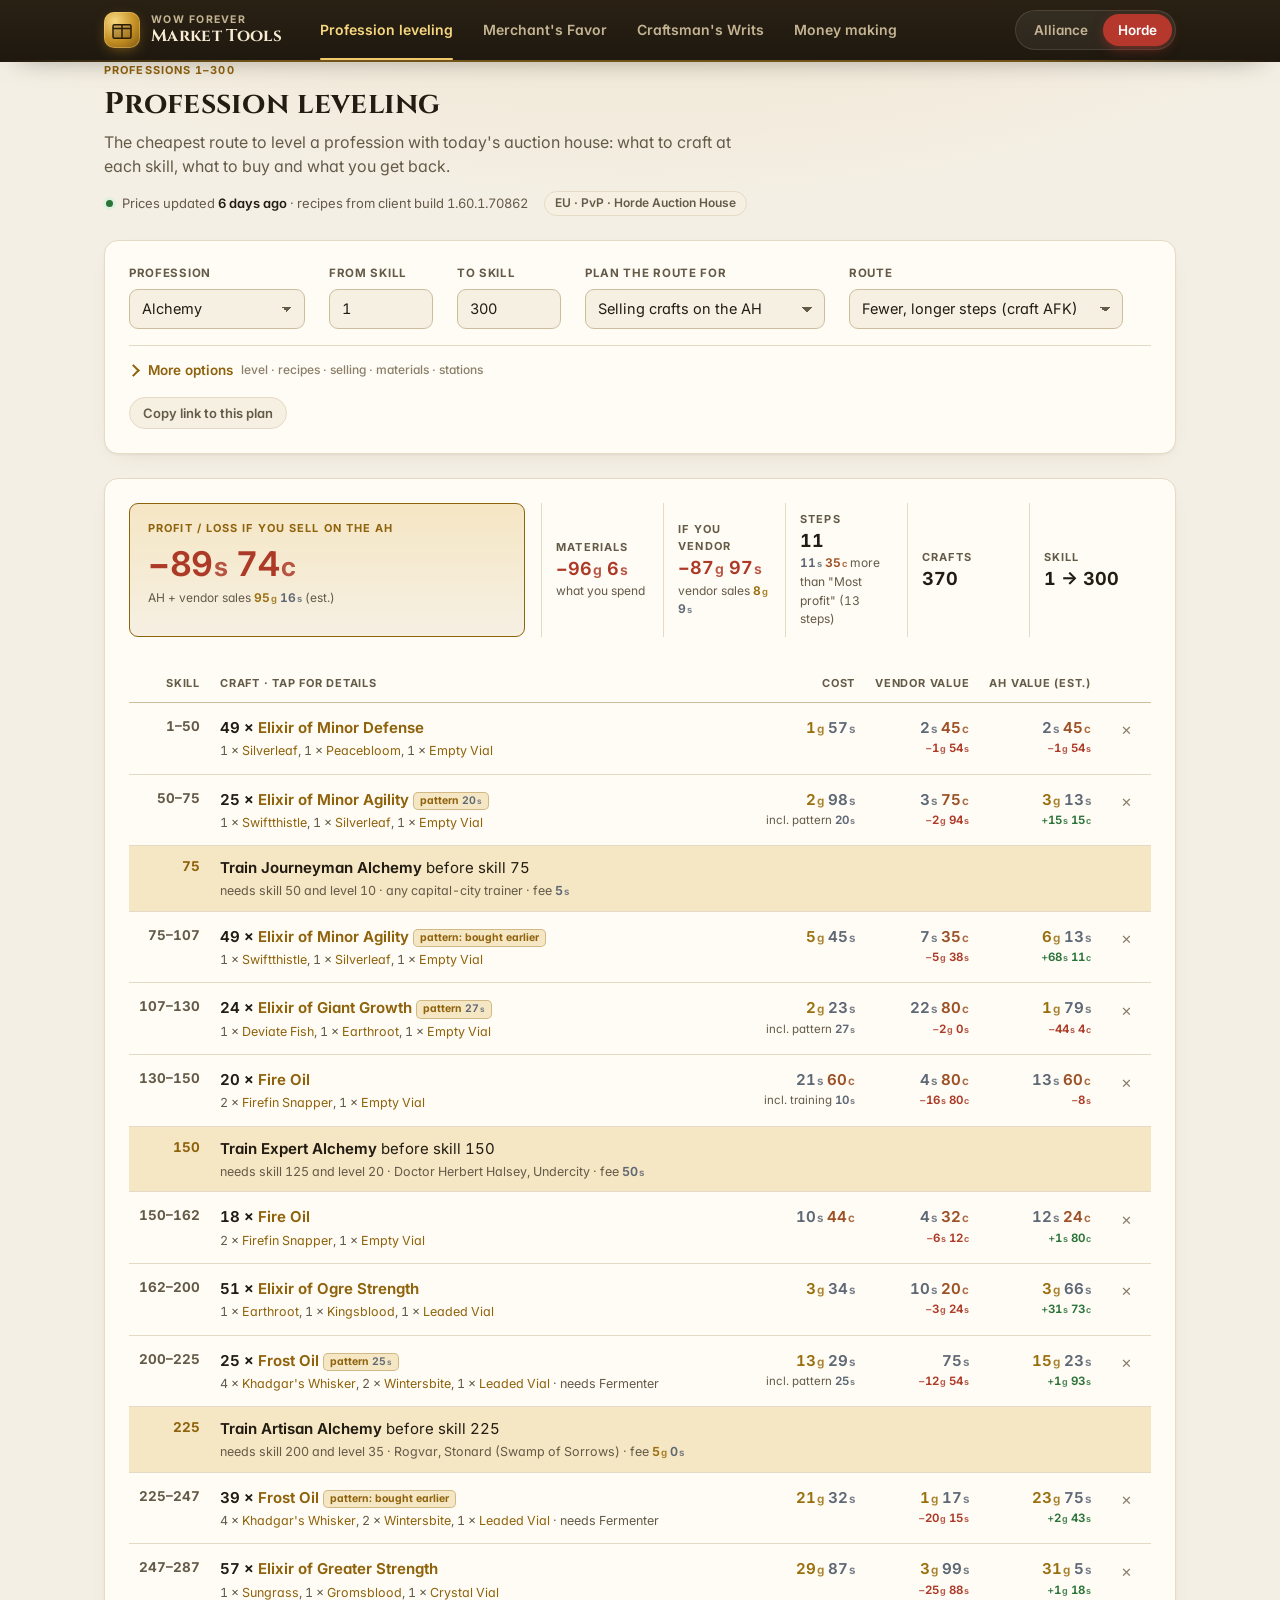
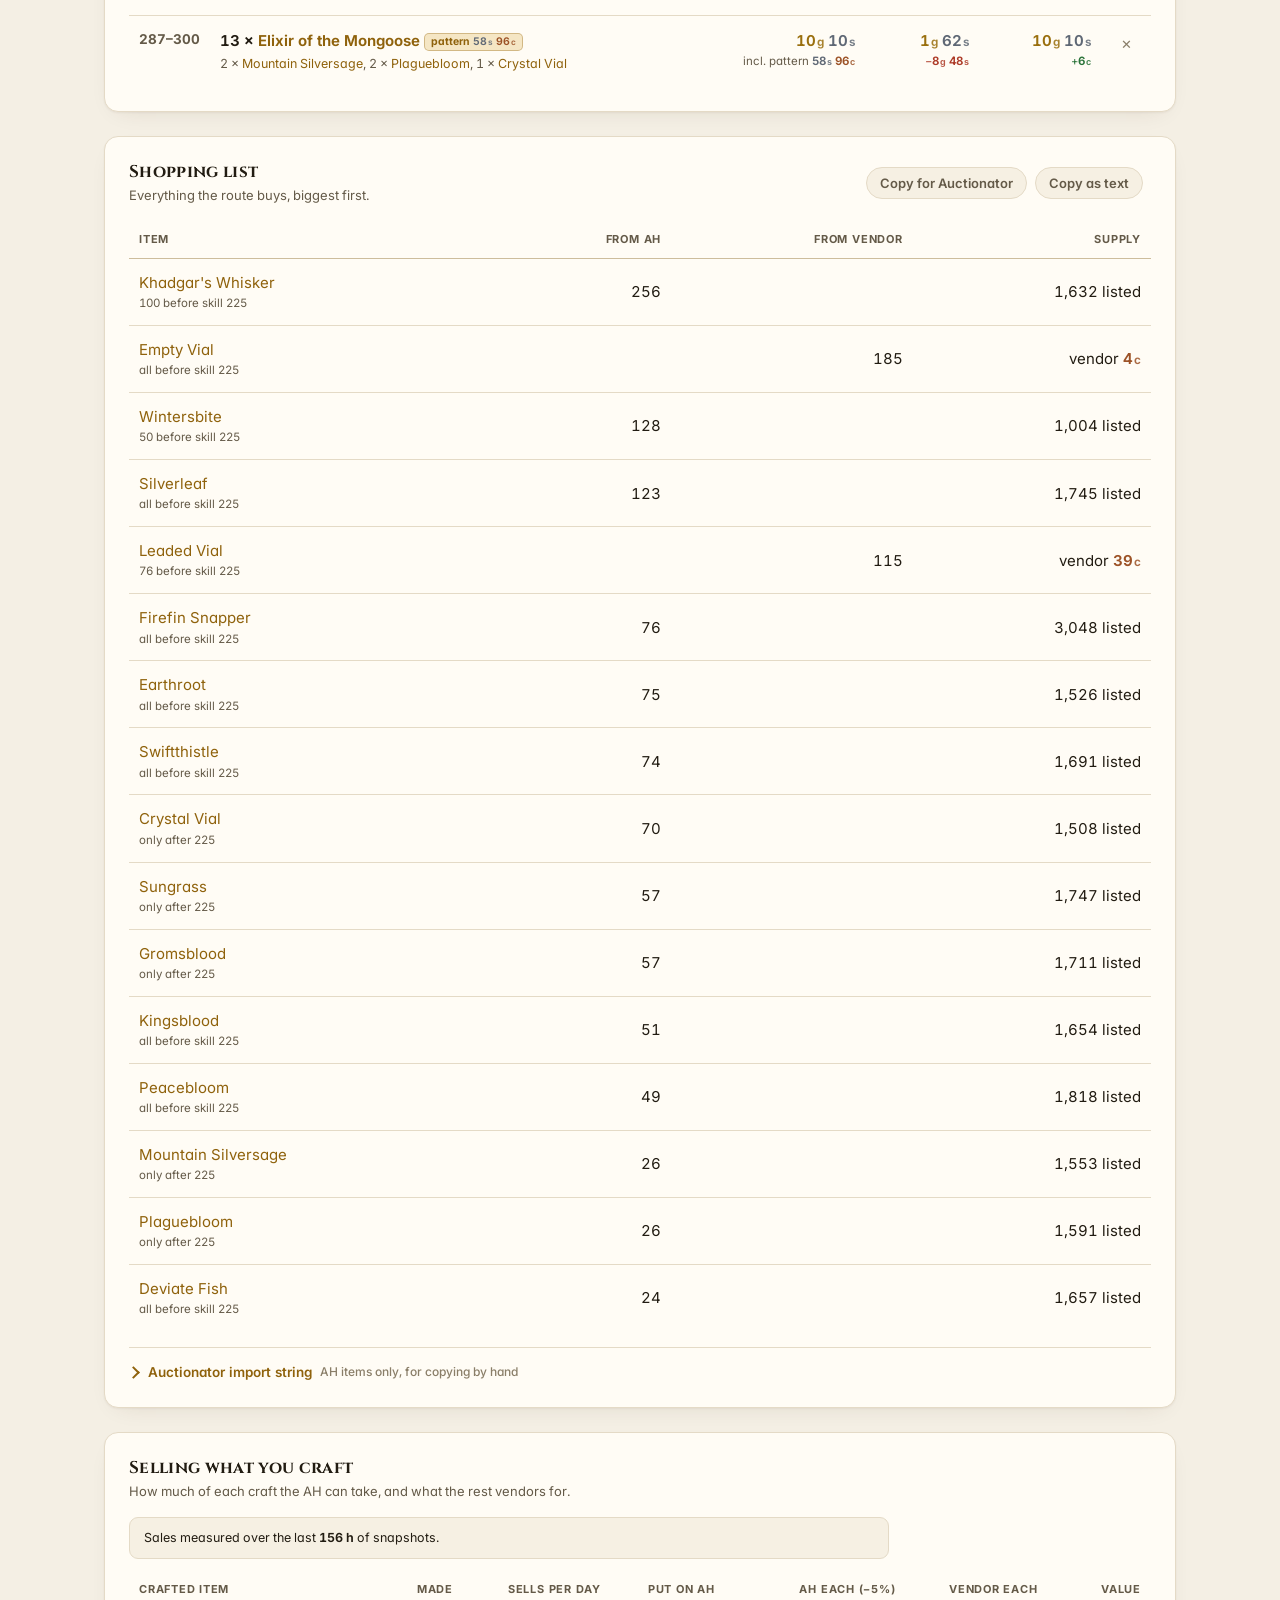
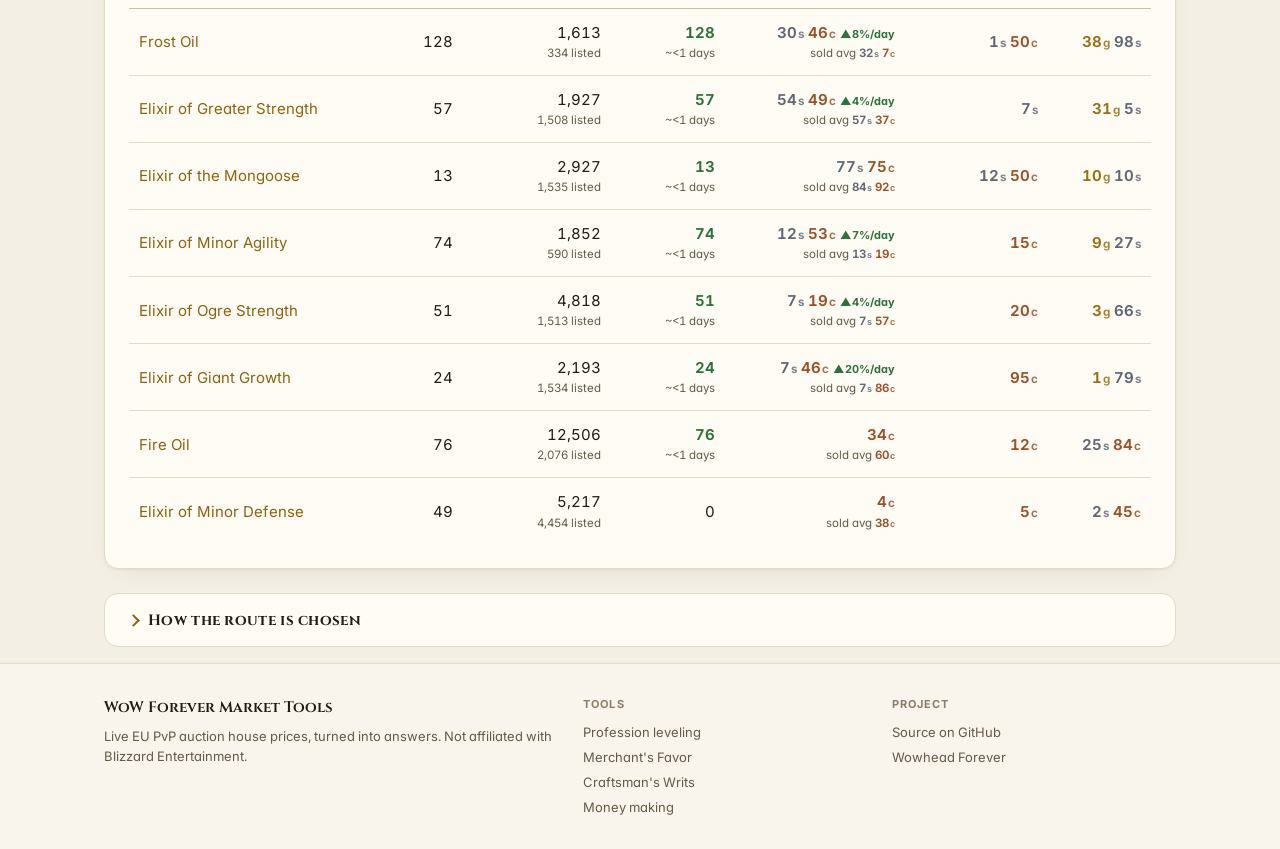
<file: leveling.html>
<!doctype html>
<html lang="en">
<head>
<meta charset="utf-8">
<title>Profession Leveling · WoW Forever Market Tools</title>
<link rel="canonical" href="./">
<meta http-equiv="refresh" content="0; url=./">
<script>location.replace("./" + location.search + location.hash);</script>
</head>
<body>
<p>Profession leveling moved to the <a href="./">home page</a>.</p>
</body>
</html>
</file>
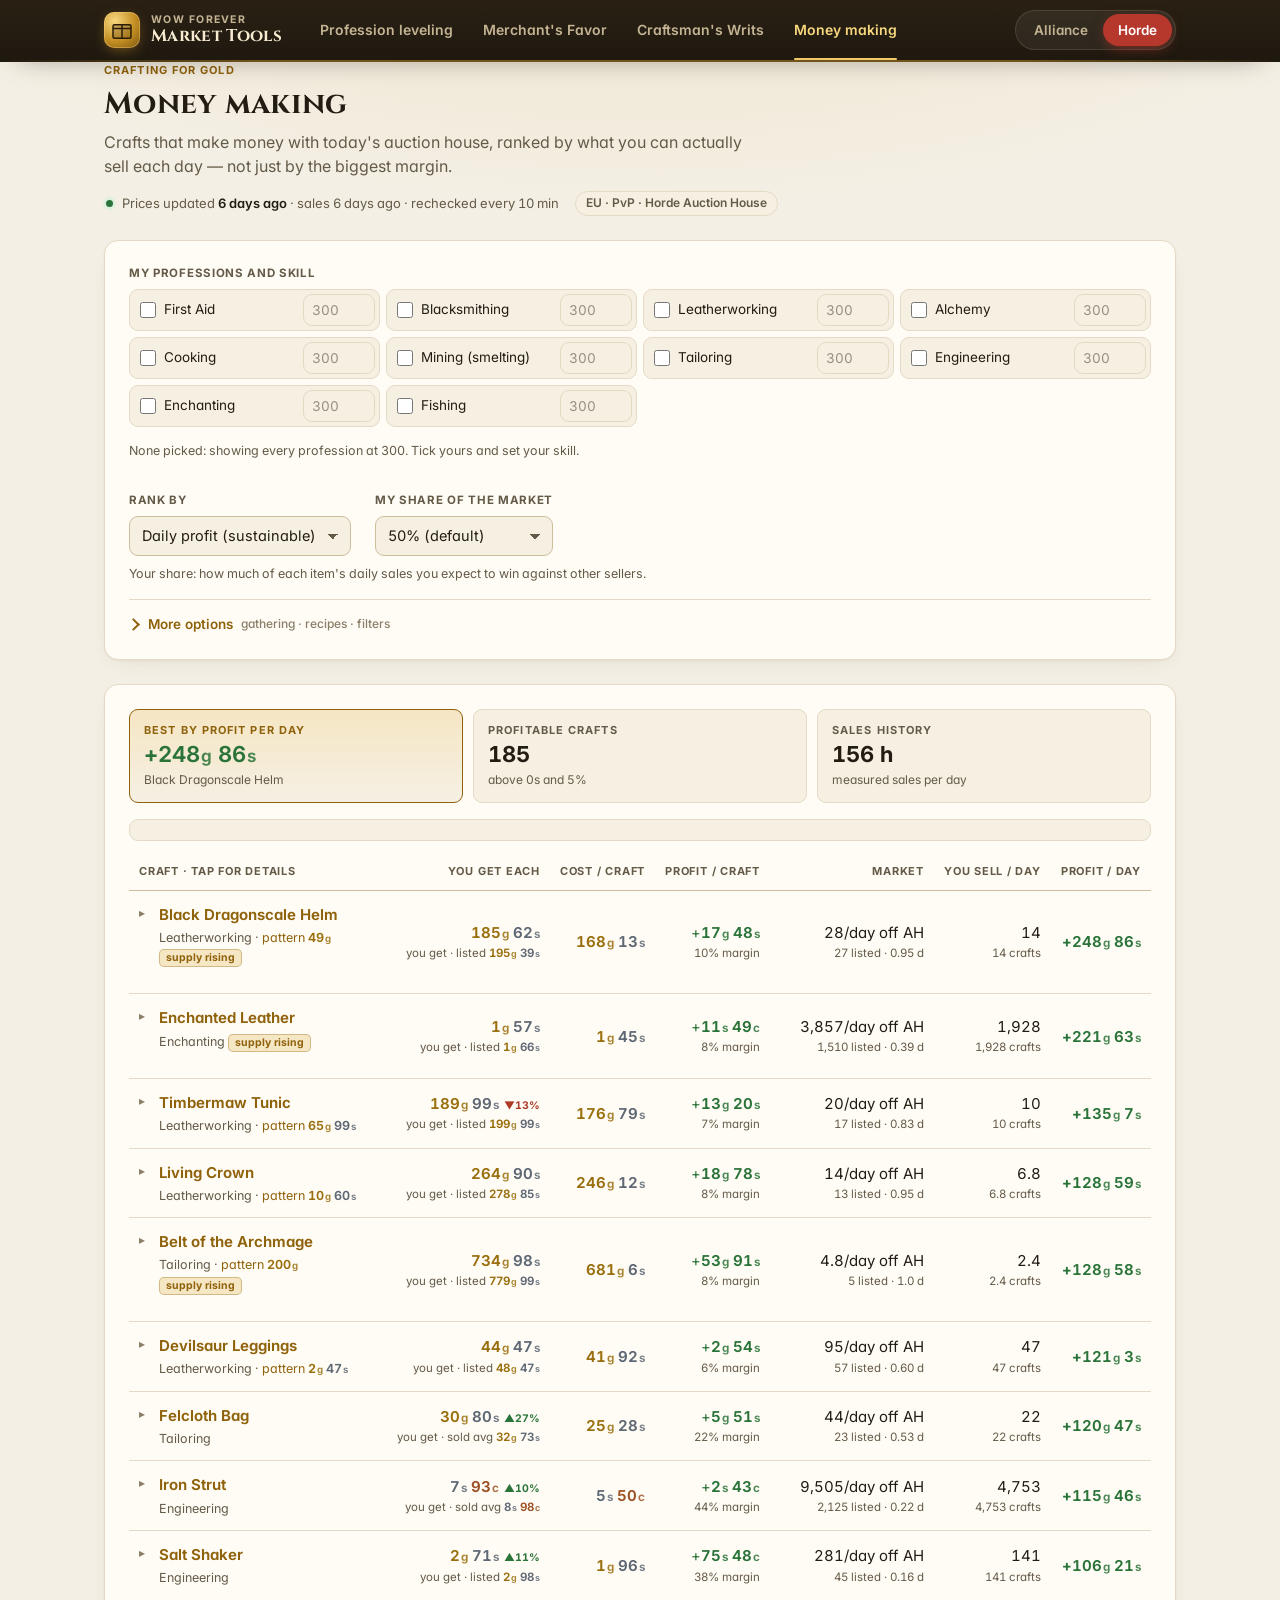
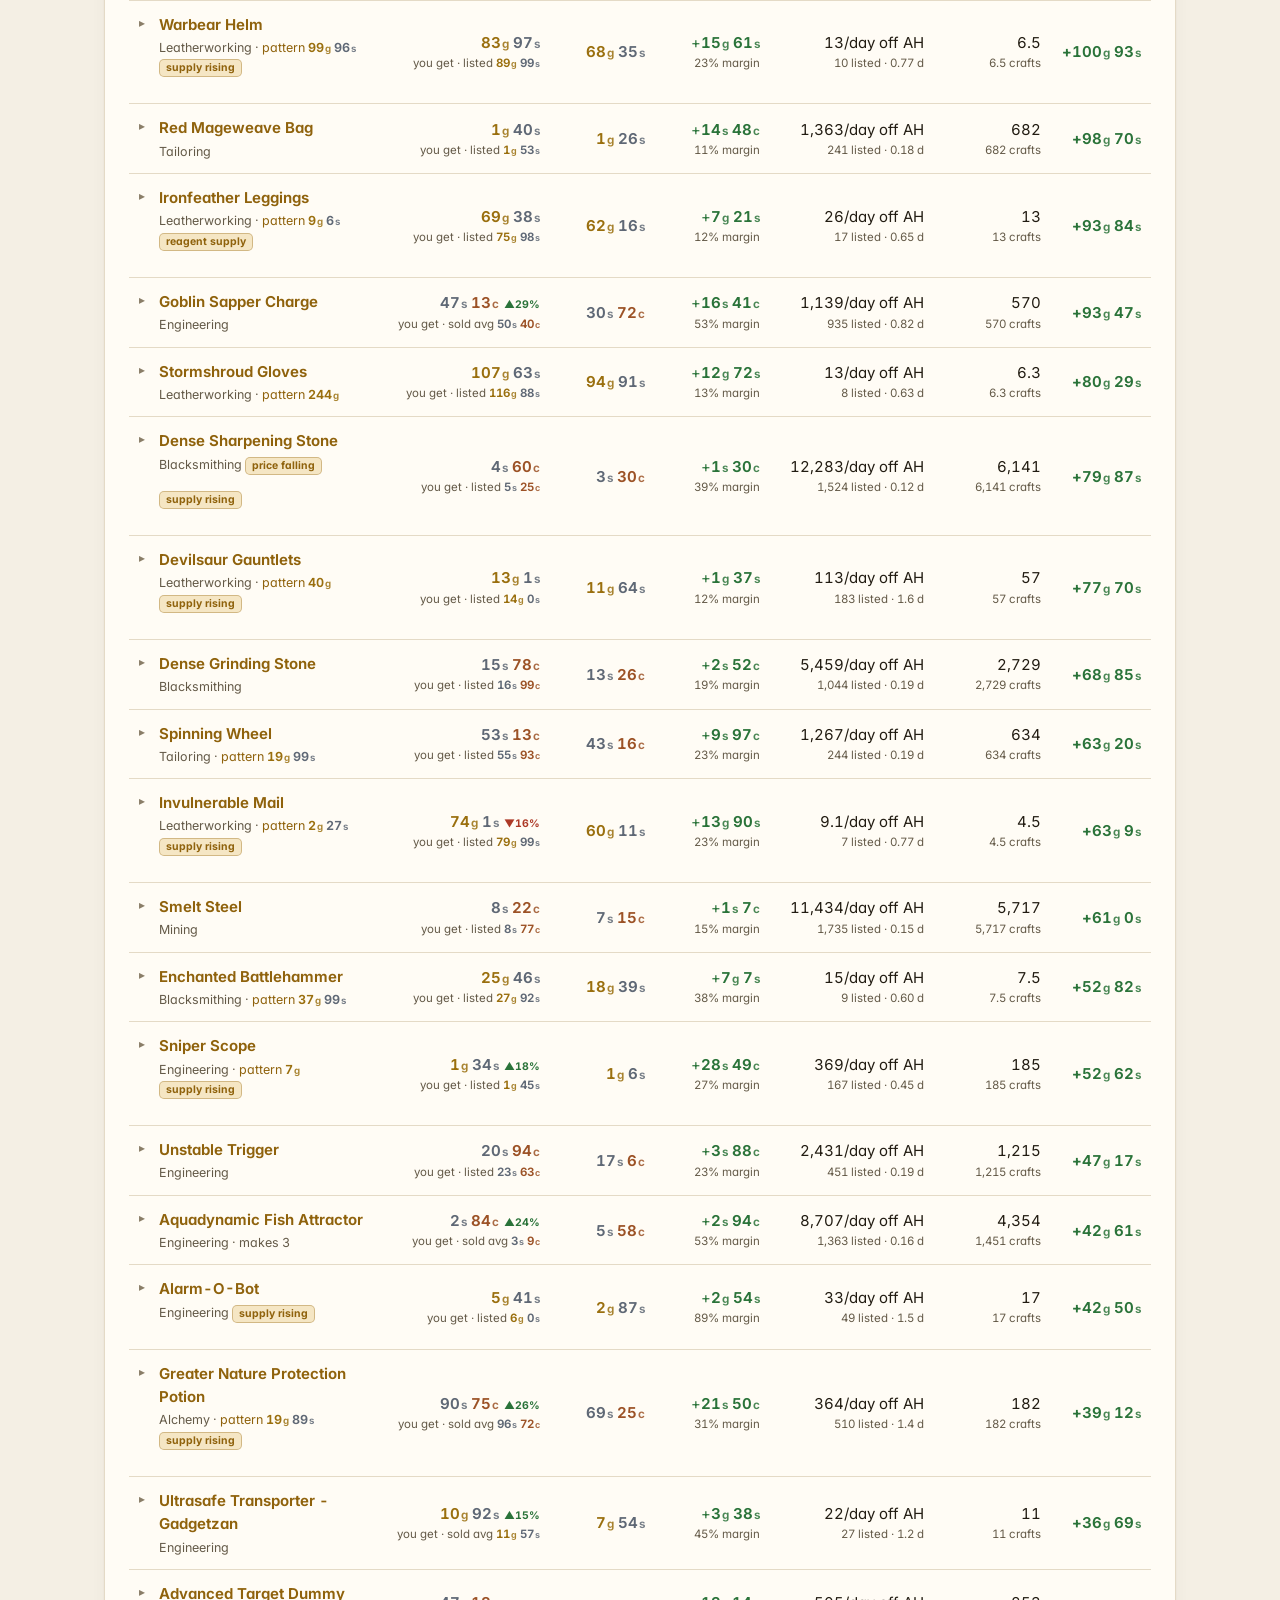
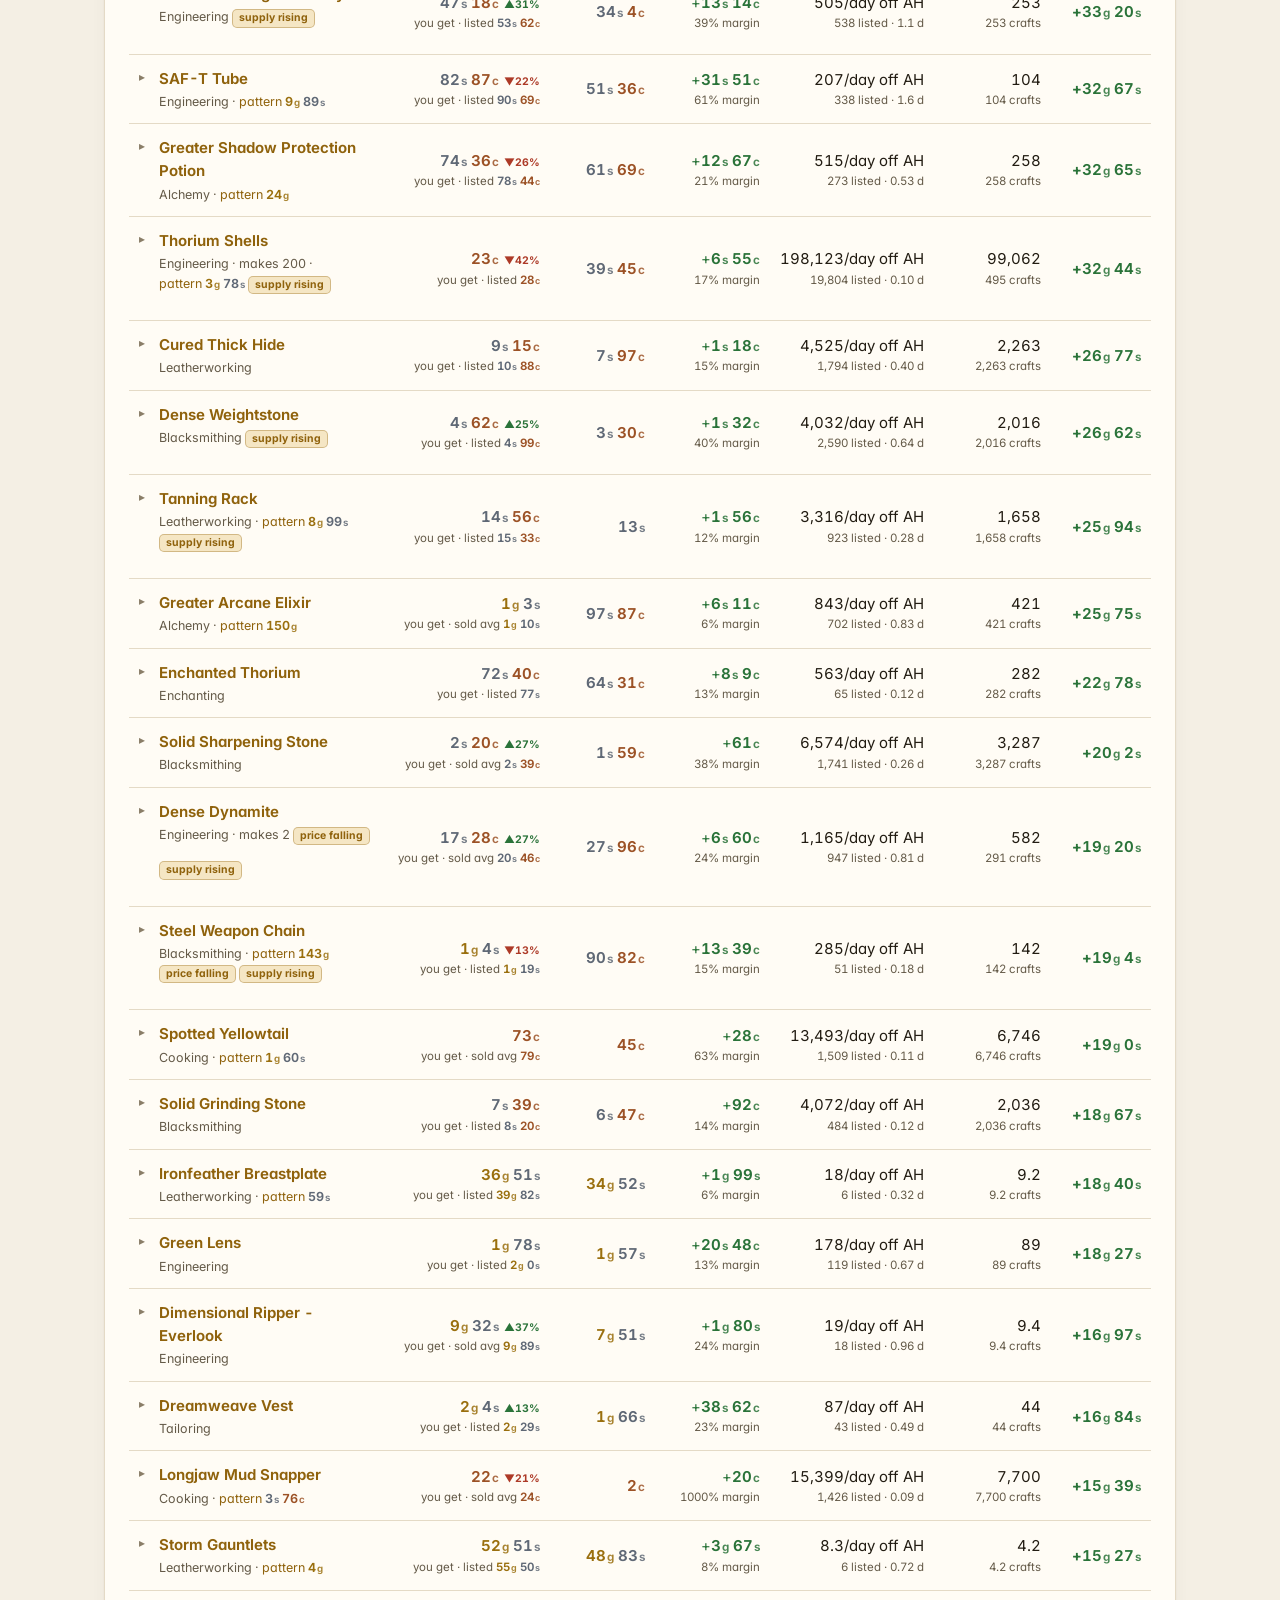
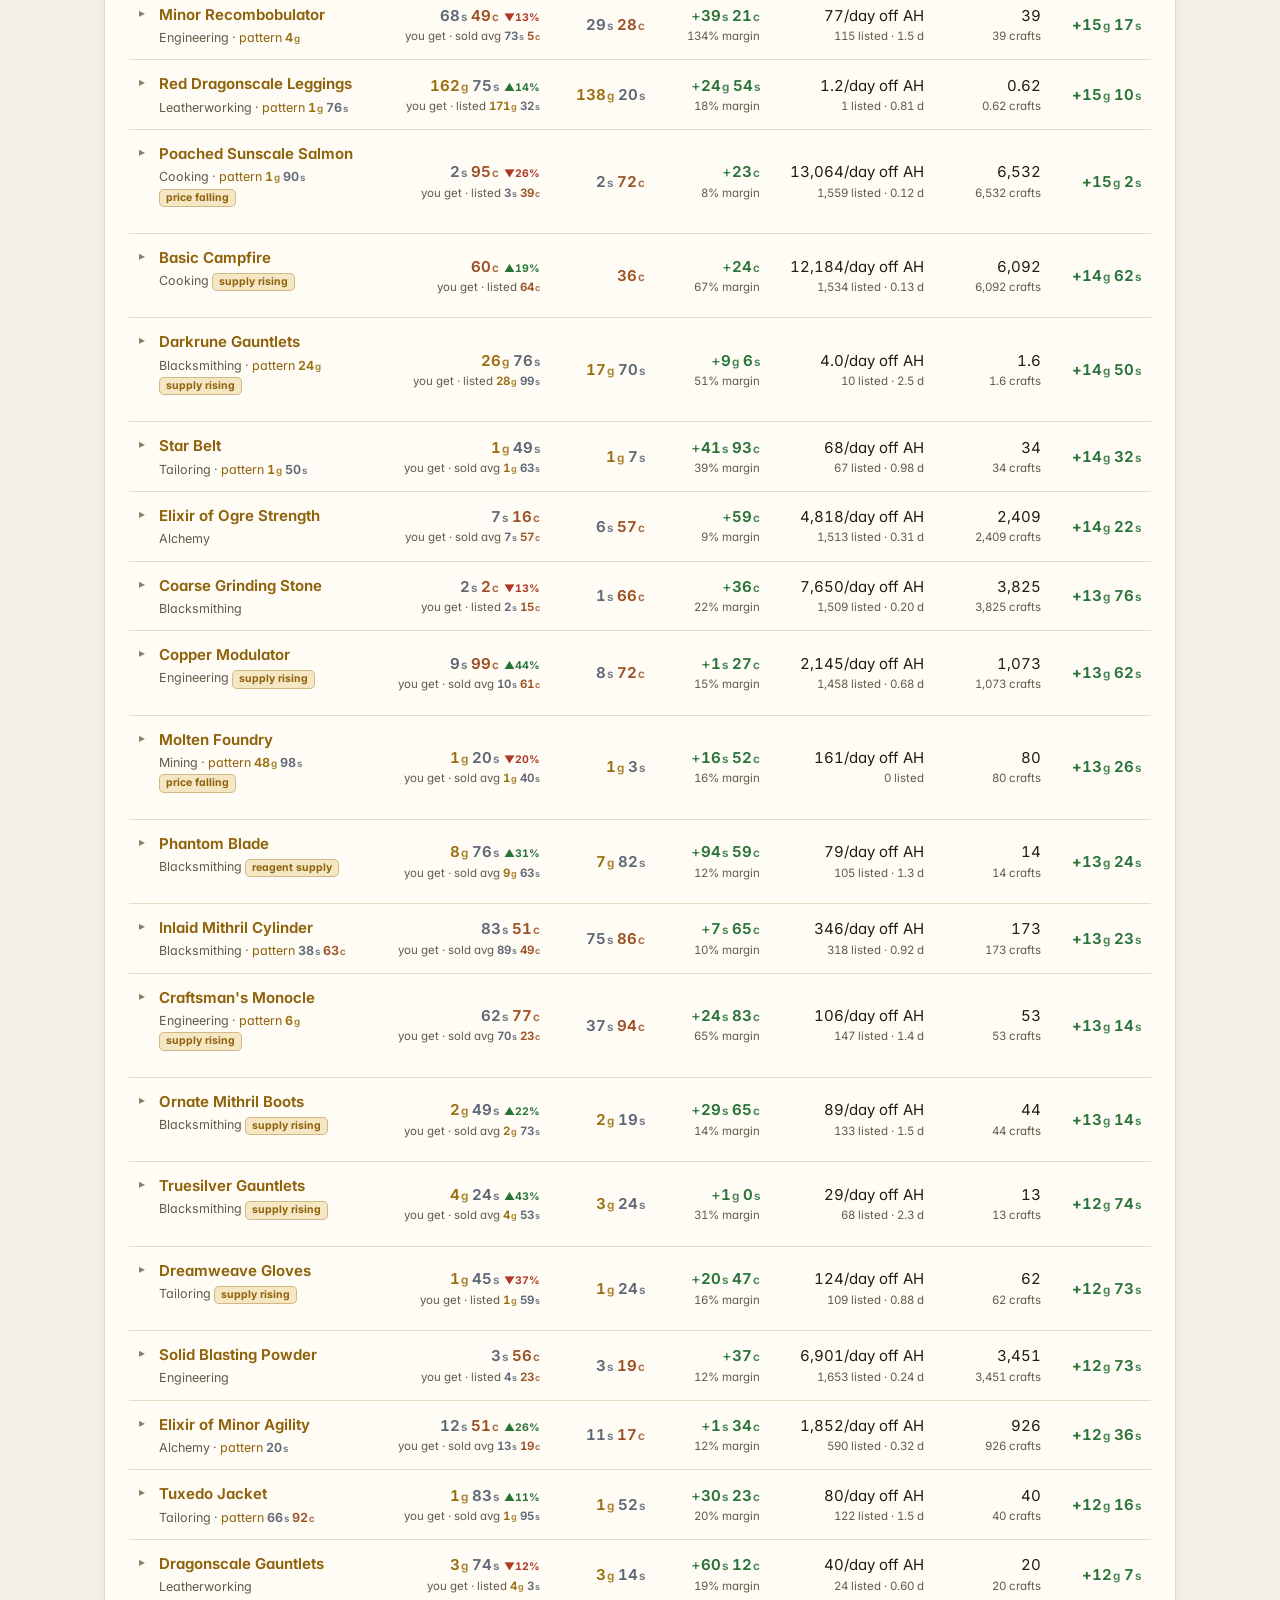
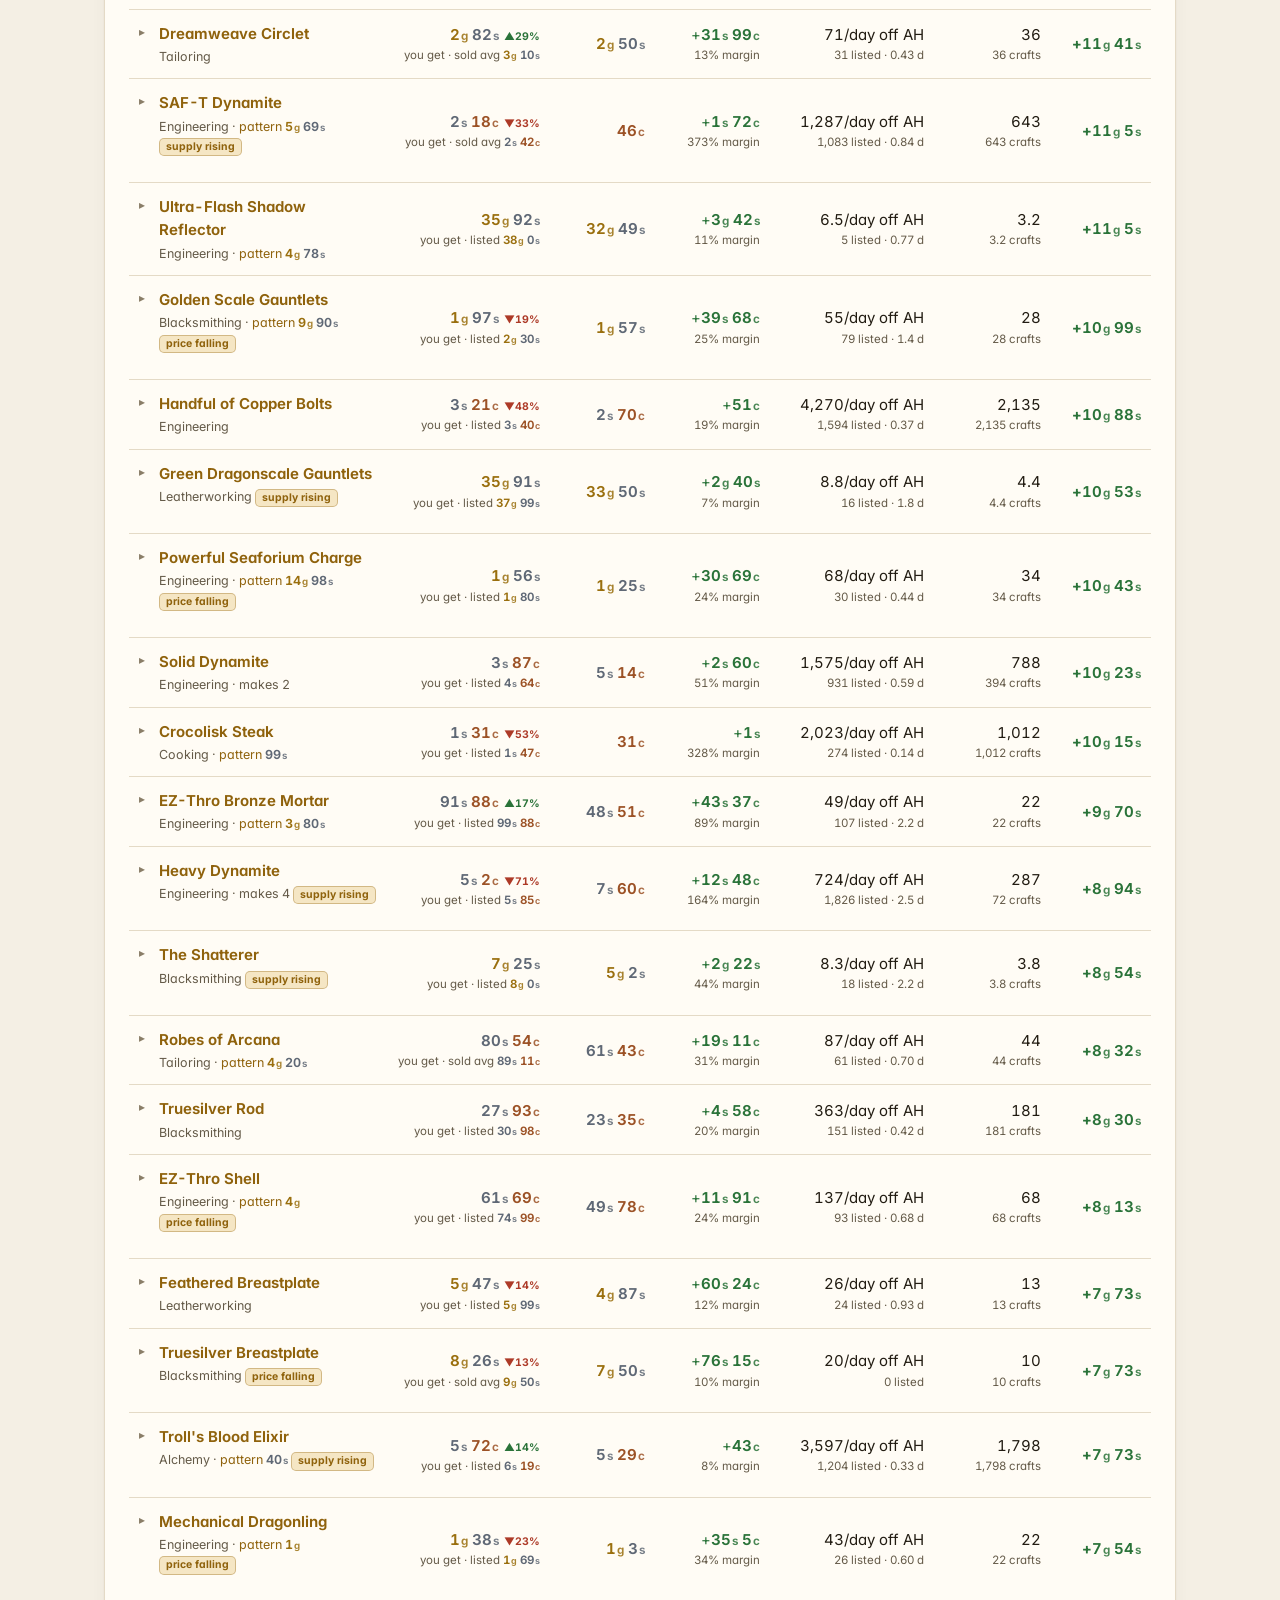
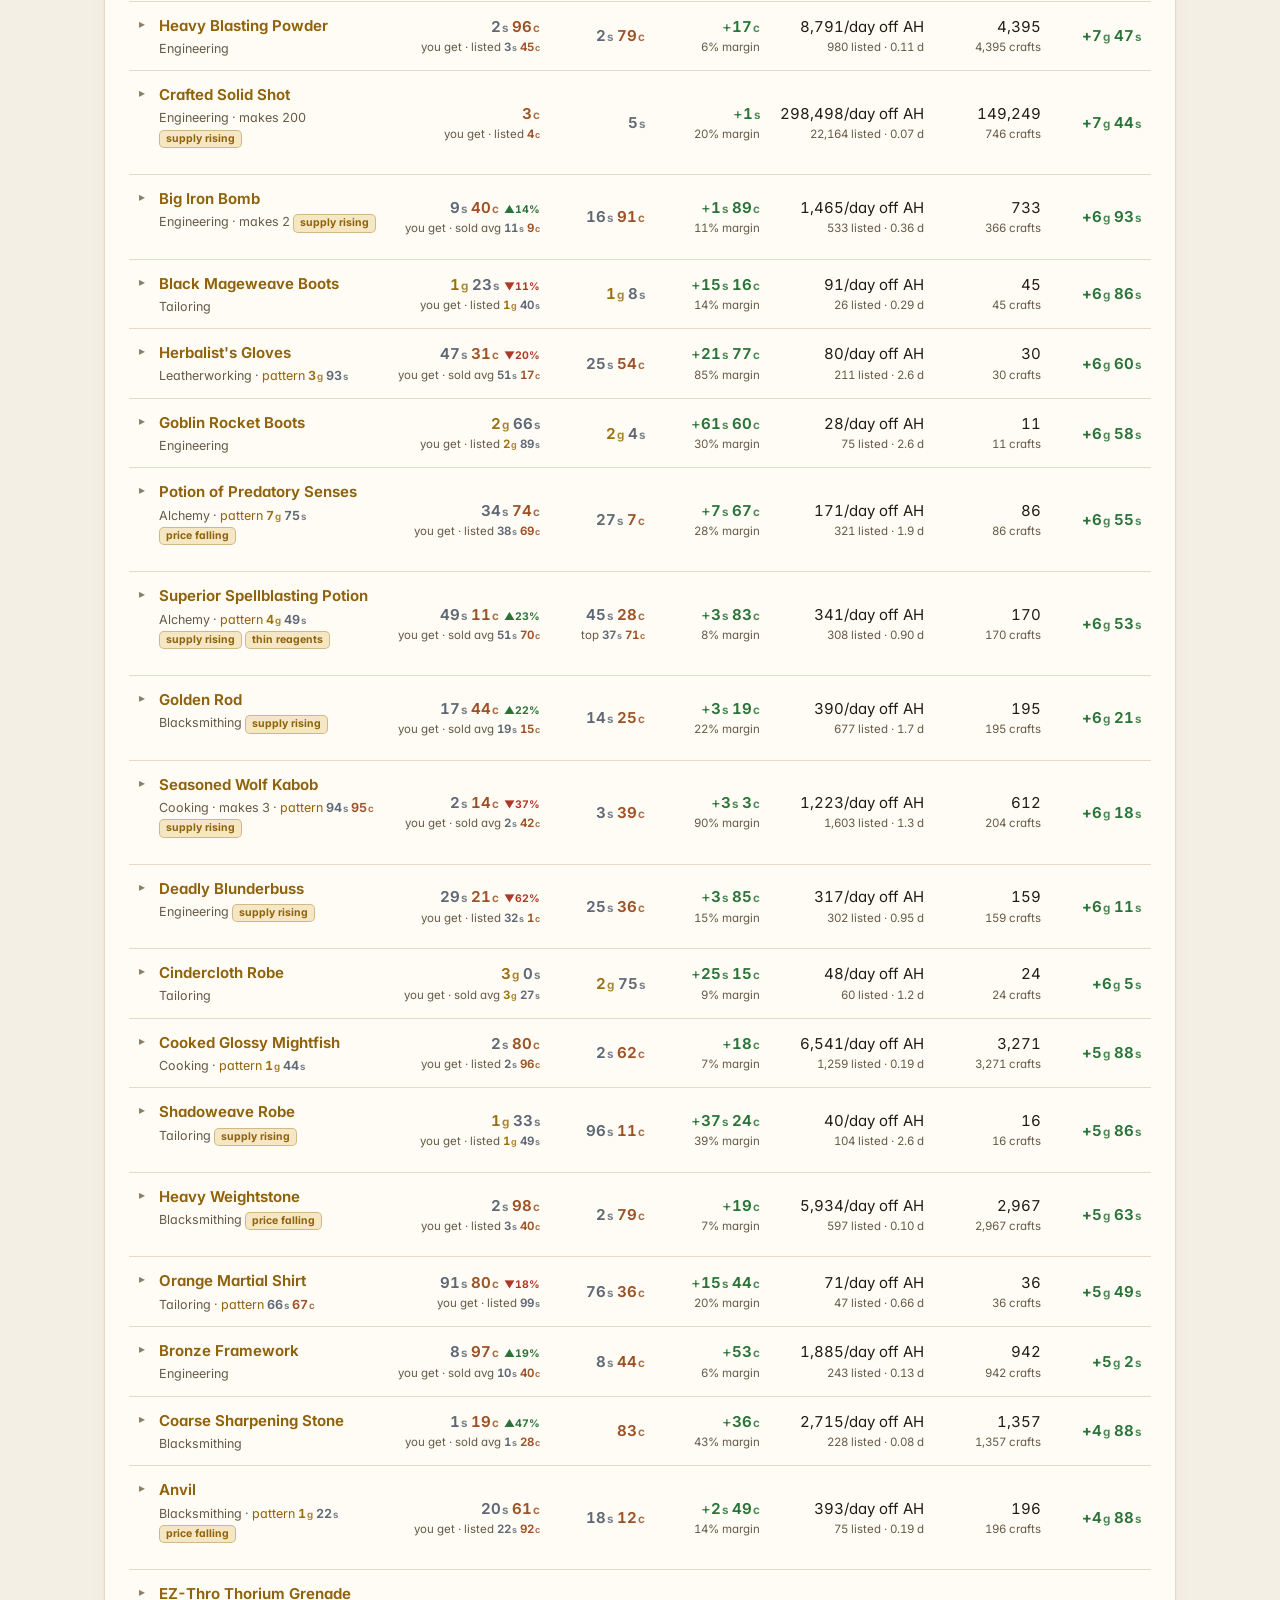
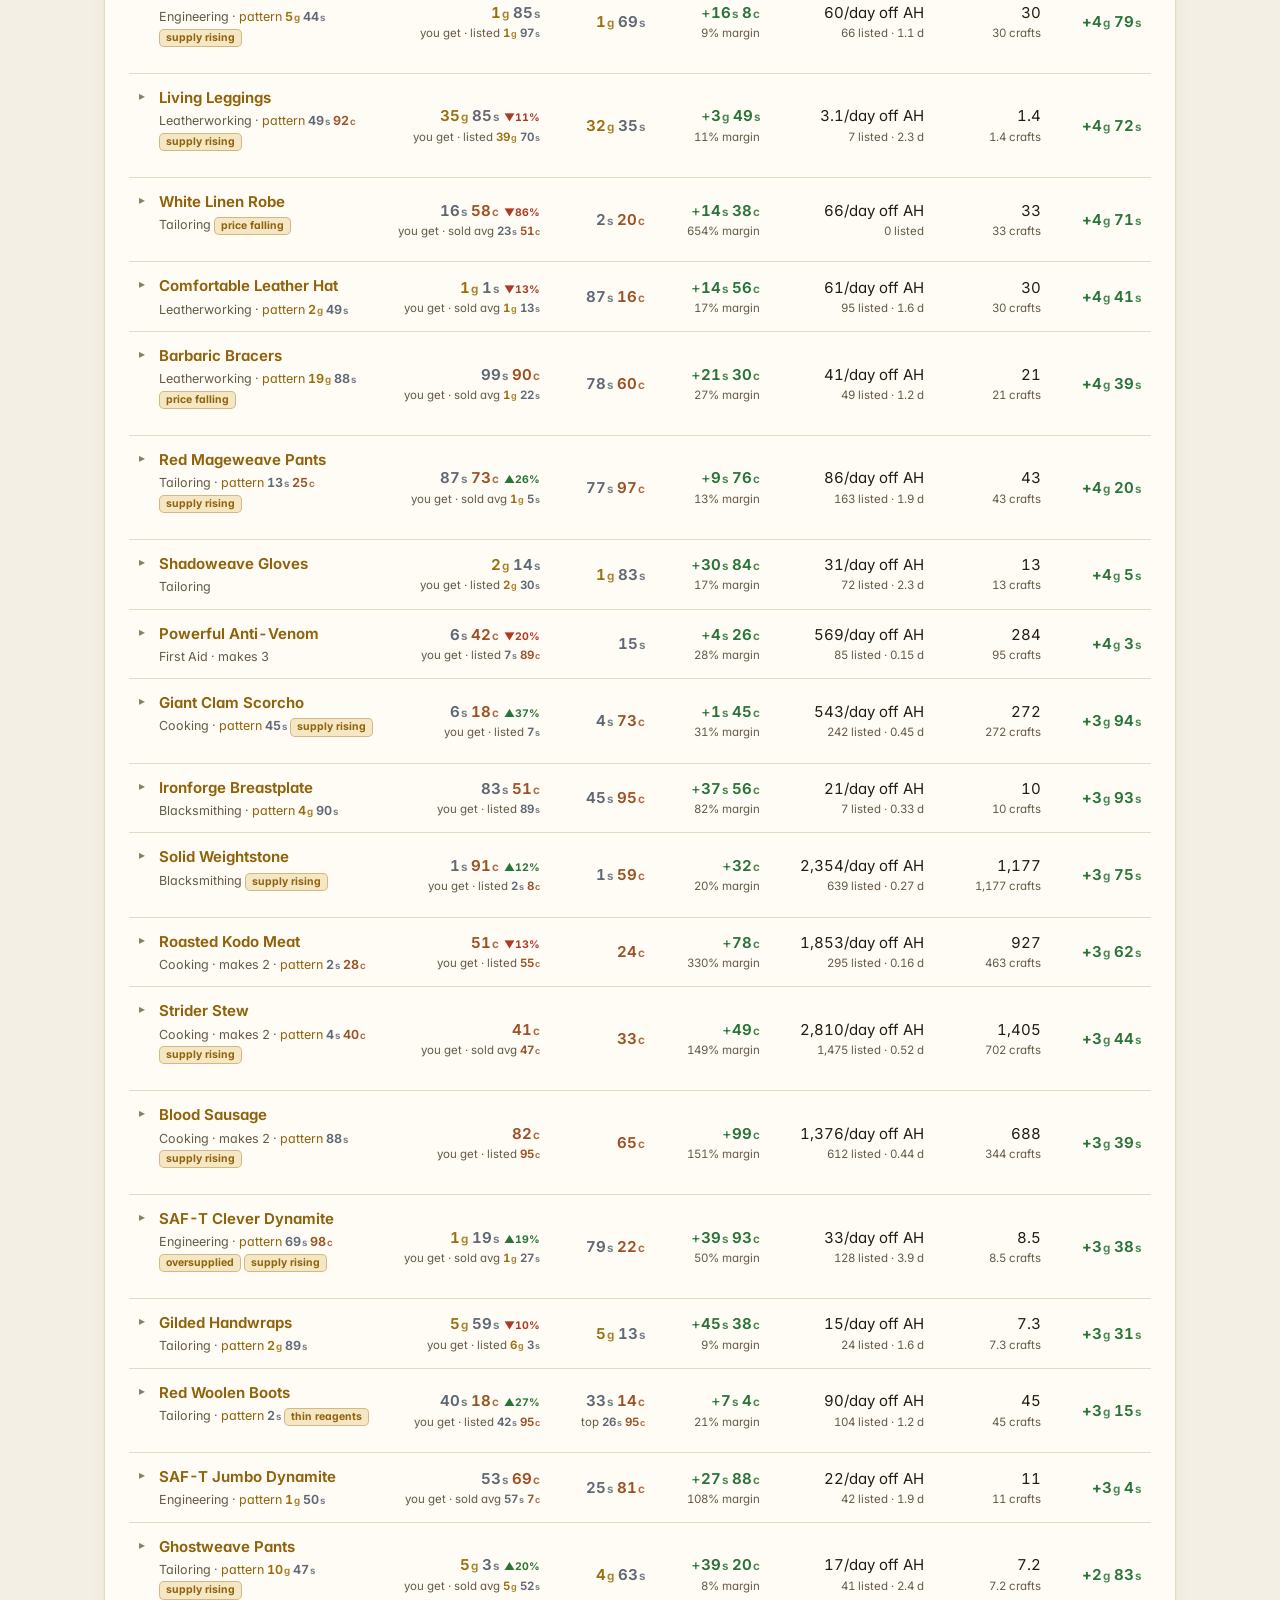
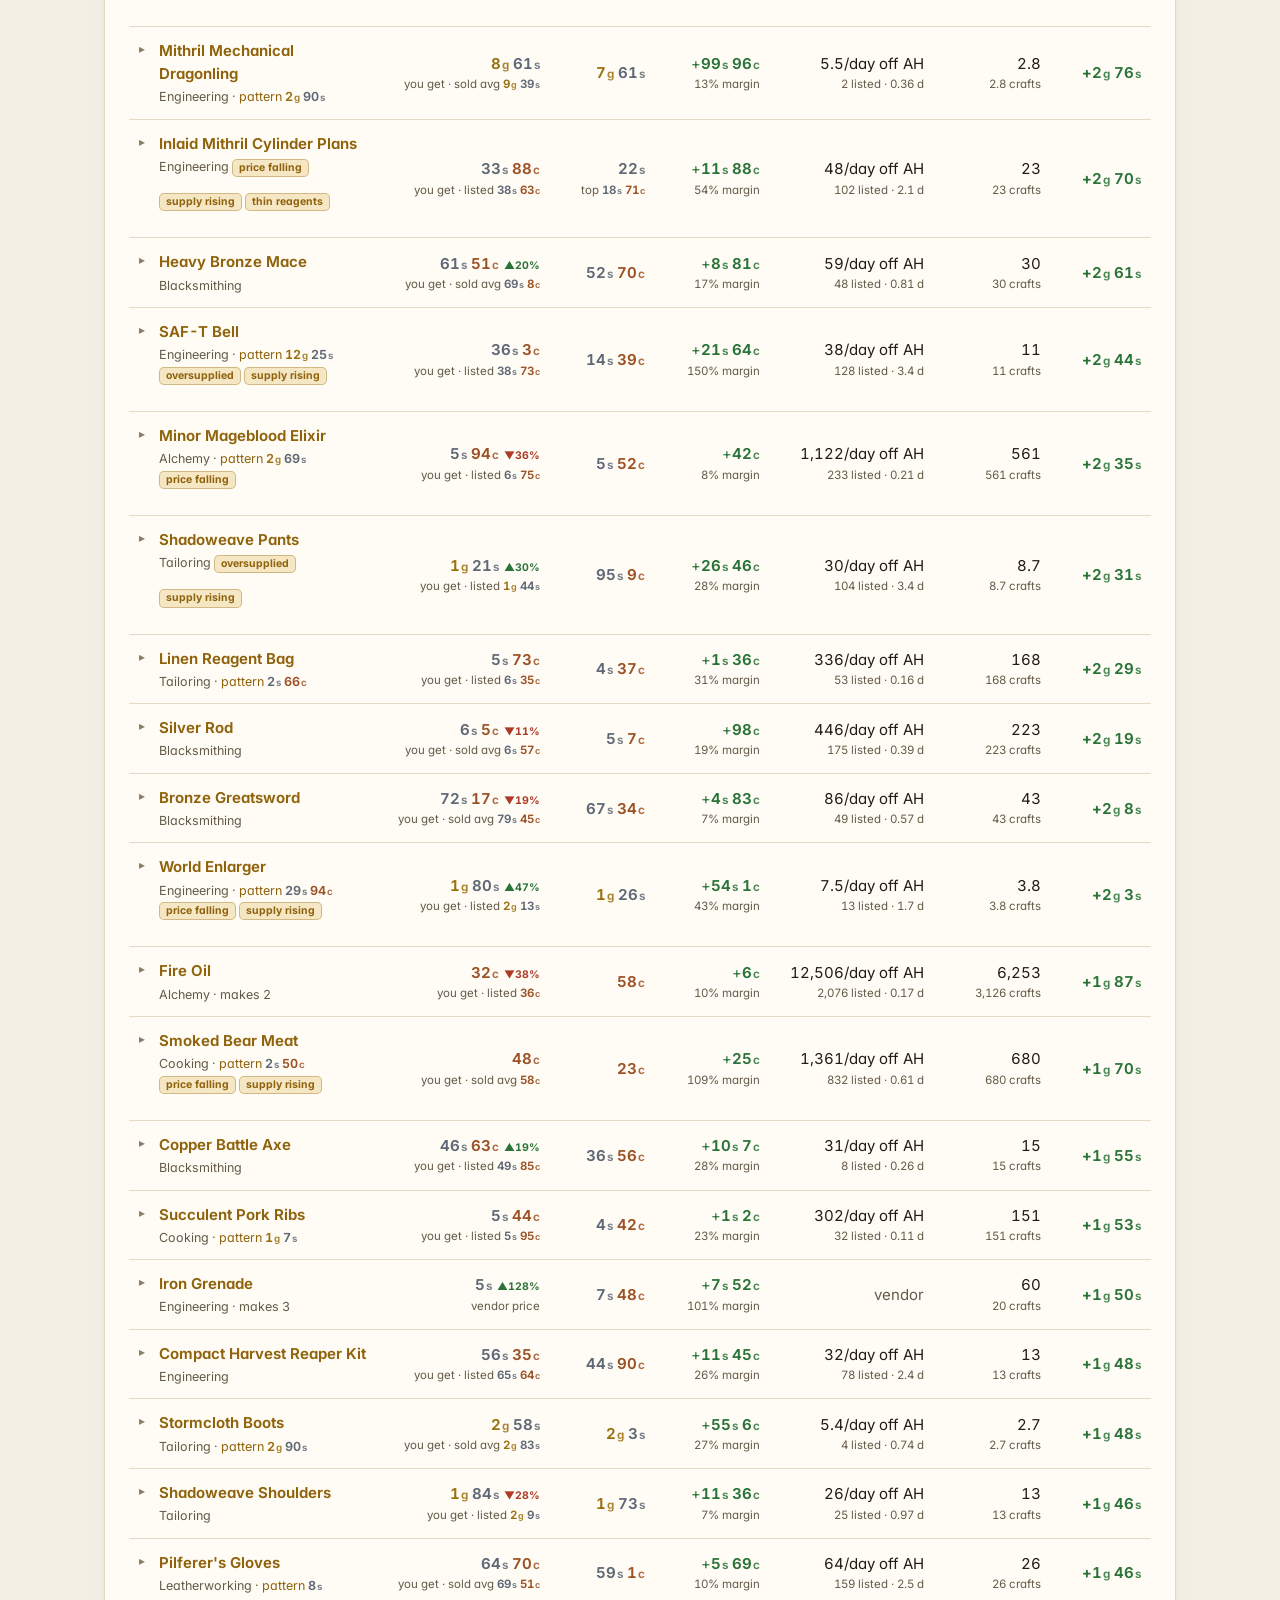
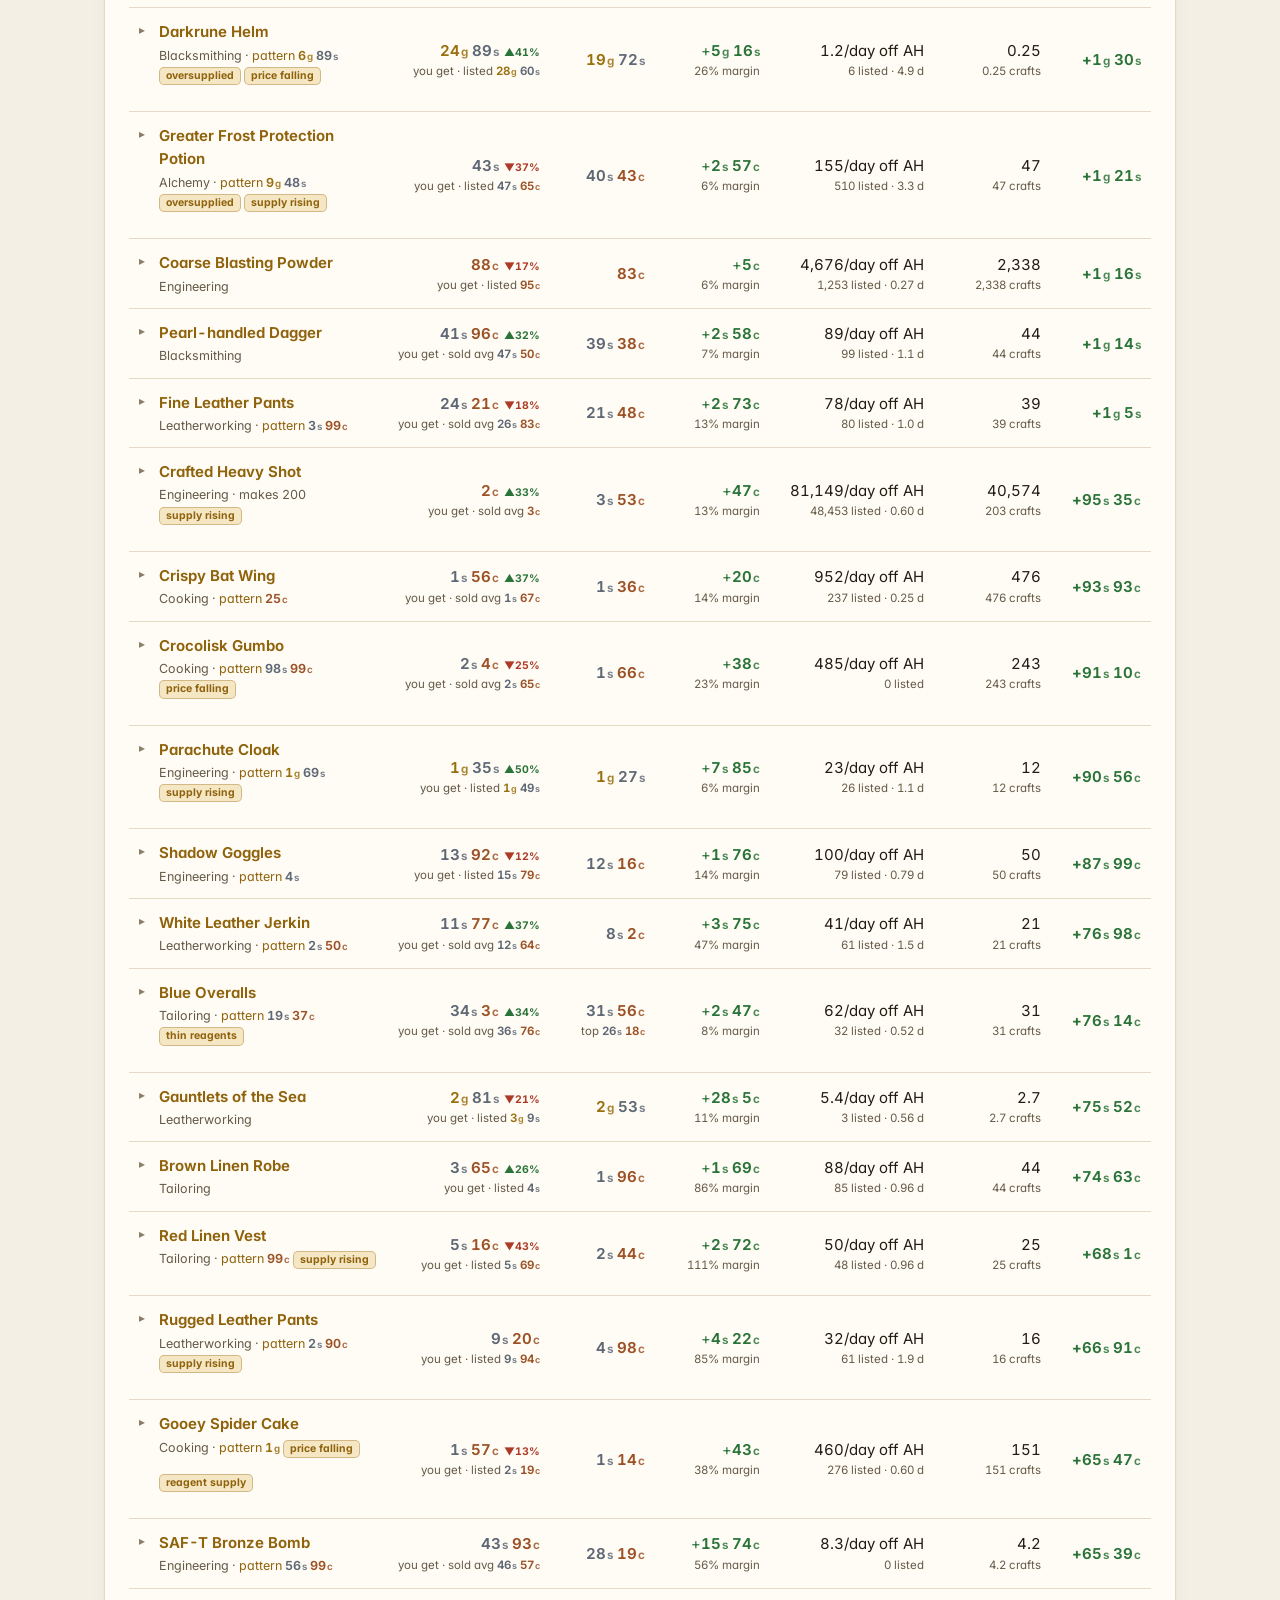
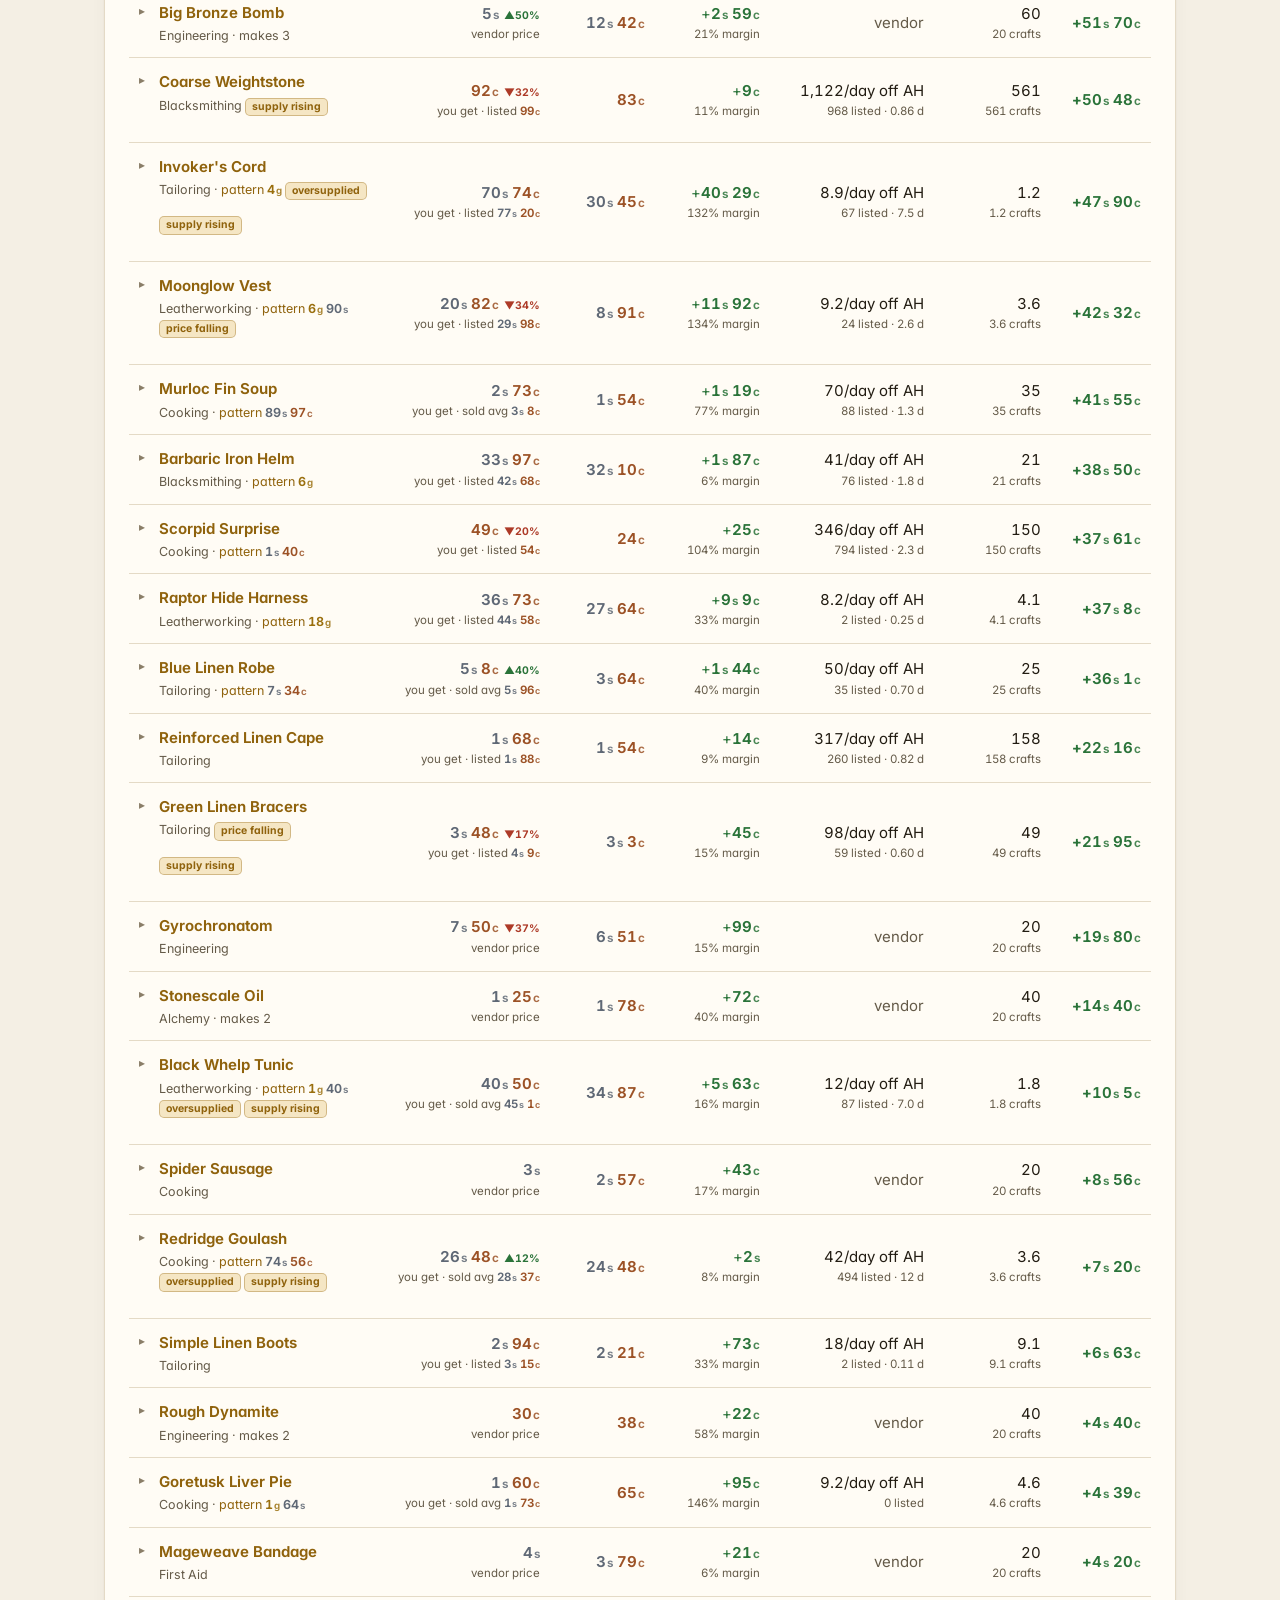
<file: money.html>
<!doctype html>
<html lang="en">
<head>
<meta charset="utf-8">
<meta name="viewport" content="width=device-width, initial-scale=1">
<title>Money Making · WoW Forever Market Tools</title>
<meta name="description" content="Profitable profession crafts for WoW Forever, ranked by sustainable gold per day from live EU PvP auction house prices and measured sales.">
<link rel="icon" href="data:image/svg+xml,%3Csvg xmlns='http://www.w3.org/2000/svg' viewBox='0 0 32 32'%3E%3Crect x='4' y='9' width='24' height='18' rx='2' fill='%23b8862f'/%3E%3Cpath d='M4 14h24M16 9v18' stroke='%23412c0c' stroke-width='2'/%3E%3C/svg%3E">
<link rel="preconnect" href="https://fonts.googleapis.com">
<link rel="preconnect" href="https://fonts.gstatic.com" crossorigin>
<link rel="stylesheet" href="https://fonts.googleapis.com/css2?family=Cinzel:wght@600;700&family=Inter:wght@400;500;600;700;800&display=swap">
<link rel="stylesheet" href="style.css">
<link rel="stylesheet" href="money.css">
</head>
<body>
<a class="skip" href="#main">Skip to content</a>
<header class="top">
  <div class="wrap bar">
    <a class="brand" href="./">
      <svg viewBox="0 0 32 32" aria-hidden="true"><rect x="4" y="9" width="24" height="18" rx="2"/><path d="M4 14h24M16 9v18"/></svg>
      <span class="brand-name"><small>WoW Forever</small><b>Market Tools</b></span>
    </a>
    <nav class="tabs" aria-label="Tools"><a href="./">Profession leveling</a><a href="favor.html">Merchant's Favor</a><a href="writs.html">Craftsman's Writs</a><a href="money.html" aria-current="page">Money making</a></nav>
    <div class="seg" role="radiogroup" aria-label="Faction">
      <button data-faction="alliance" role="radio">Alliance</button>
      <button data-faction="horde" role="radio">Horde</button>
    </div>
  </div>
</header>

<main class="wrap" id="main">
  <section class="intro">
    <span class="eyebrow">Crafting for gold</span>
    <h1>Money making</h1>
    <p class="lead">Crafts that make money with today's auction house, ranked by what you can actually sell each day — not just by the biggest margin.</p>
    <div class="intro-meta">
      <p class="status" id="status">Loading recipes, auction house prices and sales…</p>
      <span class="pill" id="market">EU · PvP</span>
    </div>
  </section>

  <section class="panel settings" aria-label="Money-making settings">
    <fieldset class="ctl mm-profs">
      <legend>My professions and skill</legend>
      <div id="profs" class="mm-prof-grid"></div>
      <p class="hint" id="profhint"></p>
    </fieldset>
    <div class="controls">
      <div class="ctl">
        <label for="sort">Rank by</label>
        <select id="sort">
          <option value="daily">Daily profit (sustainable)</option>
          <option value="craft">Profit per craft</option>
          <option value="margin">Margin %</option>
        </select>
      </div>
      <div class="ctl">
        <label for="share">My share of the market</label>
        <select id="share" aria-describedby="share-help">
          <option value="0.1">10% (crowded)</option>
          <option value="0.25">25%</option>
          <option value="0.5">50% (default)</option>
          <option value="0.75">75%</option>
          <option value="1">100% (only seller)</option>
        </select>
      </div>
    </div>
    <p class="hint" id="share-help">Your share: how much of each item's daily sales you expect to win against other sellers.</p>
    <details class="more" data-remember="mm-more">
      <summary>More options <small>gathering · recipes · filters</small></summary>
      <div class="opt-group">
        <h3 class="opt-h">Reagents</h3>
        <div class="controls">
          <fieldset class="ctl profs mm-own">
            <legend>I gather my own</legend>
            <label><input type="checkbox" data-own="herb"> Herbs</label>
            <label><input type="checkbox" data-own="ore"> Ore, stone &amp; gems</label>
            <label><input type="checkbox" data-own="leather"> Leather, hides &amp; scales</label>
            <label><input type="checkbox" data-own="cloth"> Cloth</label>
            <label><input type="checkbox" data-own="fish"> Fish</label>
          </fieldset>
          <div class="ctl ctl-wide">
            <label for="ownmode">Count my own reagents at</label>
            <select id="ownmode">
              <option value="market">What selling them would get (recommended)</option>
              <option value="free">Nothing (farming time is free)</option>
            </select>
          </div>
          <div class="ctl">
            <span class="lbl">Also buy from</span>
            <label class="chk"><input id="neutral" type="checkbox"> Blackwater AH (neutral)</label>
          </div>
        </div>
      </div>
      <div class="opt-group">
        <h3 class="opt-h">Recipes</h3>
        <div class="controls">
          <div class="ctl ctl-wide">
            <label for="patterns">Recipes I can use</label>
            <select id="patterns">
              <option value="buyable">Trainer + patterns I can buy (AH, vendor)</option>
              <option value="trainer">Trainer only</option>
              <option value="all">Trainer + every pattern (I already own them)</option>
            </select>
          </div>
          <div class="ctl ctl-num"><label for="time">Time per craft (silver)</label><input id="time" type="number" min="0" step="1" value="0"></div>
          <div class="ctl">
            <span class="lbl">Stations</span>
            <label class="chk"><input id="rare" type="checkbox"> I can use rare ones (Black Anvil, Moonwell…)</label>
          </div>
        </div>
      </div>
      <div class="opt-group">
        <h3 class="opt-h">Filters</h3>
        <div class="controls">
          <div class="ctl ctl-num"><label for="minprofit">Min profit / craft (silver)</label><input id="minprofit" type="number" min="0" step="1" value="0"></div>
          <div class="ctl ctl-num"><label for="minmargin">Min margin (%)</label><input id="minmargin" type="number" min="0" step="1" value="5"></div>
          <div class="ctl ctl-num"><label for="minsales">Min units sold</label><input id="minsales" type="number" min="0" step="1" value="5"></div>
          <div class="ctl">
            <span class="lbl">Also show</span>
            <label class="chk"><input id="risky" type="checkbox"> Unreliable markets</label>
            <label class="chk"><input id="all" type="checkbox"> Unprofitable and filtered crafts</label>
          </div>
        </div>
        <p class="hint">Markets with fewer units sold than the minimum count as unreliable once there is enough history.</p>
      </div>
    </details>
  </section>

  <section class="panel" aria-label="Profitable crafts">
    <div class="plan-sum" id="summary" aria-live="polite"></div>
    <div id="salesnote"></div>
    <div class="table-scroll sticky">
      <table class="mm">
        <thead><tr>
          <th>Craft · tap for details</th>
          <th class="num" title="What one unit nets you after a falling price, the AH cut and expected lost deposits (or vendor price, if better). The small line is today's price before those">You get each</th>
          <th class="num" title="Reagents for one craft, bought at the depth needed for a day's crafts">Cost / craft</th>
          <th class="num">Profit / craft</th>
          <th class="num" title="Units taken off your faction's AH per day (bought or cancelled) · units listed now · days of supply">Market</th>
          <th class="num" title="Units you can expect to sell per day at your share">You sell / day</th>
          <th class="num">Profit / day</th>
        </tr></thead>
        <tbody id="rows"></tbody>
      </table>
    </div>
    <p class="hint" id="hidden"></p>
  </section>

  <section class="panel" aria-label="Item lookup" id="lookupPanel">
    <div class="panel-head">
      <div><h2>Look up an item</h2><p>Price, listings and units taken off the AH per day on each auction house, and what is made from it.</p></div>
    </div>
    <div class="controls">
      <div class="ctl mm-lookup">
        <label for="lookup">Item</label>
        <input id="lookup" type="search" list="lookupList" placeholder="e.g. Stonescale Eel" autocomplete="off" spellcheck="false">
        <datalist id="lookupList"></datalist>
      </div>
    </div>
    <div id="lookupOut" aria-live="polite"></div>
  </section>

  <section class="panel" aria-label="Fishing spots" id="fishPanel" hidden>
    <div class="panel-head">
      <div><h2>Fishing spots</h2><p>Where your fishing skill makes the most gold, with each fish sold, cooked or vendored, whichever pays.</p></div>
    </div>
    <div class="controls">
      <div class="ctl ctl-wide">
        <label for="fishuse">The catch</label>
        <select id="fishuse">
          <option value="best">Sell raw or cook it, whichever pays more</option>
          <option value="cook">Cook everything I can, sell the dishes</option>
          <option value="raw">Sell it all raw</option>
        </select>
      </div>
      <div class="ctl ctl-num"><label for="fishhours">Hours per day</label><input id="fishhours" type="number" min="0.25" max="24" step="0.5" value="2"></div>
      <div class="ctl">
        <label for="pole">Fishing pole</label>
        <select id="pole">
          <option value="0">Fishing Pole (+0)</option>
          <option value="5" data-lvl="5">Strong Fishing Pole (+5)</option>
          <option value="15" data-lvl="20">Ravaged Fishing Pole (+15, level 20)</option>
          <option value="20" data-lvl="25">Big Iron Fishing Pole (+20, level 25)</option>
          <option value="25">Nat Pagle's Extreme Angler FC-5000 (+25)</option>
          <option value="35">Arcanite Fishing Pole (+35)</option>
        </select>
      </div>
    </div>
    <details class="more" data-remember="mm-fish-more">
      <summary>More fishing options <small>character level · seconds per cast</small></summary>
      <div class="controls">
        <div class="ctl ctl-num"><label for="level">Character level</label><input id="level" type="number" min="1" max="60" step="1" value="60"></div>
        <div class="ctl ctl-num"><label for="castsec">Seconds per cast</label><input id="castsec" type="number" min="5" max="40" step="1" value="15"></div>
      </div>
    </details>
    <div class="plan-sum" id="fishSummary" aria-live="polite"></div>
    <div class="table-scroll">
      <table class="mm fishspots">
        <thead><tr>
          <th>Spot · tap for details</th>
          <th class="num" title="Fish caught per day at your hours, and the share of casts that catch something">Catch / day</th>
          <th class="num" title="How the day's catch is sold: AH (within your share of demand), cooked, vendor">Sold as</th>
          <th class="num" title="Lures used per day">Lures / day</th>
          <th class="num">Gold / hour</th>
          <th class="num">Gold / day</th>
        </tr></thead>
        <tbody id="fishRows"></tbody>
      </table>
    </div>
    <p class="hint" id="fishHidden"></p>
  </section>

  <details class="explain mm-how">
    <summary>How this is calculated</summary>
    <p><b>Sell price.</b> The lower of the cheapest listing on your faction's AH and the average price units actually sold at (from the hourly sales tracker), minus the 5% AH cut. Prices move while you sell: when an item's price is falling, it is projected one day ahead. The bot tracks a market price (the average of the cheapest 10% of listed units, so one cheap listing can't fake a crash); until it has 24 h of that history the trend comes from sold prices, counted at half. A rising price is never projected. If that is below the vendor sell price, the item is valued at vendor price instead and flagged <i>vendor it</i>. You sell on your own faction's AH; Blackwater is only used to buy reagents.</p>
    <p><b>Deposit.</b> Assumed to be 15% of the item's vendor sell price per listing (the Classic faction-AH rate for a 12-hour auction). It is returned when the item sells, so only expired listings cost it: we charge one lost deposit per unit sold, two when the market is oversupplied. Items with no vendor price have no deposit.</p>
    <p><b>Reagent cost.</b> For each reagent the cheapest of: the vendor, the AH, or crafting it yourself from a recipe you know (bolts, bars, leather, up to 2 levels deep; tick Mining to smelt). AH reagents are priced by walking the order book for a whole day's worth of crafts, not just the top listing, so a single cheap listing can't create a fake margin. When the AH can't supply a full day, your crafts per day are capped at what it can supply.</p>
    <p><b>Own gathered reagents.</b> If you tick a category under <i>I gather my own</i>, those reagents cost what you would get by selling them instead: the AH price (after the cut) for as many as the market buys a day at your share, the vendor price for the rest. So a day's worth of a common fish or herb is mostly worth its vendor price, because the AH can't absorb that many raw. That is the honest cost: farming isn't free, and crafting only pays if it beats selling the raw materials. You can switch this to <i>nothing</i> to see the profit including your farming time.</p>
    <p><b>Faction patterns.</b> A pattern sold by a vendor or given by a quest only for the other faction is counted only when someone has listed it on your AH (at that price); otherwise the craft is hidden.</p>
    <p><b>Profit per craft</b> = sell price × units made − reagent cost − your time value per craft. <b>Margin</b> = profit ÷ reagent cost.</p>
    <p><b>Per day off the AH.</b> Blizzard's API never says what sold. The bot counts listings that vanished between hourly snapshots before they could expire: those were bought or cancelled by their seller, and the two look the same. So the figure is an upper limit on real sales; sellers who cancel and relist to undercut make it higher. It is used as demand. <b>Days of supply</b> = units listed ÷ units off the AH per day. With more than 2 days of supply on the AH your share shrinks in proportion (others are ahead of you in the queue); above 3 days the market is flagged <i>oversupplied</i>.</p>
    <p><b>You sell per day</b> = sales per day × your share. <b>Profit per day</b> = profit per craft × crafts you can sell per day. This is what the list is ranked by: a big margin on something that sells once a week is worth less than a small one that sells fifty times a day.</p>
    <p><b>Before 6 hours of sales history</b> there is no measured rate yet, so demand is guessed as a quarter of the units listed now, per day. Those rows are marked <i>guess</i>.</p>
    <h3>Fishing</h3>
    <p>Tick <i>Fishing</i> under your professions to rank fishing spots. A cast catches something with chance (your skill + pole + lure − the spot's base skill + 5)%; nothing bites below the base skill, and nothing gets away from base + 95. Each spot catches its own mix of fish (Classic server tables, which WoW Forever's zone thresholds match), averaged over day and night; Winter Squid or Summer Bass depend on the season. For each spot the best lure is picked: it counts only when the extra catches pay for it. Spots that catch exactly the same fish at the same skill are one row ("or N more"), so you can fish whichever is most convenient.</p>
    <p>Each fish goes to its best outlet first: the AH up to your share of its measured daily sales (after the cut, a falling price and a lost deposit, as for crafts), then cooked into a dish you can make and sold on the AH up to the dish's demand or vendored (minus the dish's other reagents and your time value per craft), then the vendor. With <i>Cook everything I can</i> every fish you have a recipe for is cooked first (the dish on the AH up to its demand, the rest of the dishes at the vendor), even when the raw fish would sell for more; each spot's details compare the three choices. Tick <i>Fish</i> under <i>I gather my own</i> to have the craft list cook your own fish, valued at what selling them raw would pay. Schools (pools), Forever's fishing camp objects and travel time aren't modelled.</p>
    <h3>Reliability flags</h3>
    <p><i>few sales</i> (fewer units sold than your minimum), <i>one listing</i> (the price rests on one listing and nothing sold) and <i>price spike</i> (the recent price is over 1.5× the earlier average, which can mean manipulation) are hidden unless you tick <i>Show unreliable markets</i>. <i>thin reagents</i> (a day's reagents cost 15%+ more than the top listings), <i>oversupplied</i>, <i>reagent supply</i>, <i>price falling</i> (down 5%+ a day) and <i>supply rising</i> (50%+ more listed than 24 h ago: others are making it too) are shown as warnings. Arrows next to a price show its trend where there is history.</p>
    <h3>Patterns, stations and what's left out</h3>
    <p>Pattern recipes show the pattern's cheapest AH or vendor price and how many crafts it takes to pay it back; patterns from Favor vendors or drops have no price. Recipes that need a rare station are hidden unless you tick that option.</p>
    <p>Cooldown crafts (transmutes, Mooncloth and similar) are left out of the recipe data. Enchantments go on gear and can't be sold, so only enchanting items (rods, oils, wands) are listed. Items that were never listed or sold have no price; they may be bind-on-pickup (the data has no binding info) or just not traded yet. Each craft is ranked on its own: two crafts that use the same reagent compete for it.</p>
    <p class="fine" id="perf"></p>
  </details>
</main>

<footer class="site-foot">
  <div class="wrap foot">
    <div>
      <b>WoW Forever Market Tools</b>
      <p>Live EU PvP auction house prices, turned into answers. Not affiliated with Blizzard Entertainment.</p>
      <p id="updated"></p>
    </div>
    <nav aria-label="Tools (footer)">
      <h2>Tools</h2>
      <ul><li><a href="./">Profession leveling</a></li><li><a href="favor.html">Merchant's Favor</a></li><li><a href="writs.html">Craftsman's Writs</a></li><li><a href="money.html">Money making</a></li></ul>
    </nav>
    <div>
      <h2>Project</h2>
      <ul><li><a href="https://github.com/AidVir/wow-forever-favor">Source on GitHub</a></li><li><a href="https://www.wowhead.com/forever">Wowhead Forever</a></li></ul>
    </div>
  </div>
</footer>
<script type="module" src="money.js"></script>
</body>
</html>
</file>
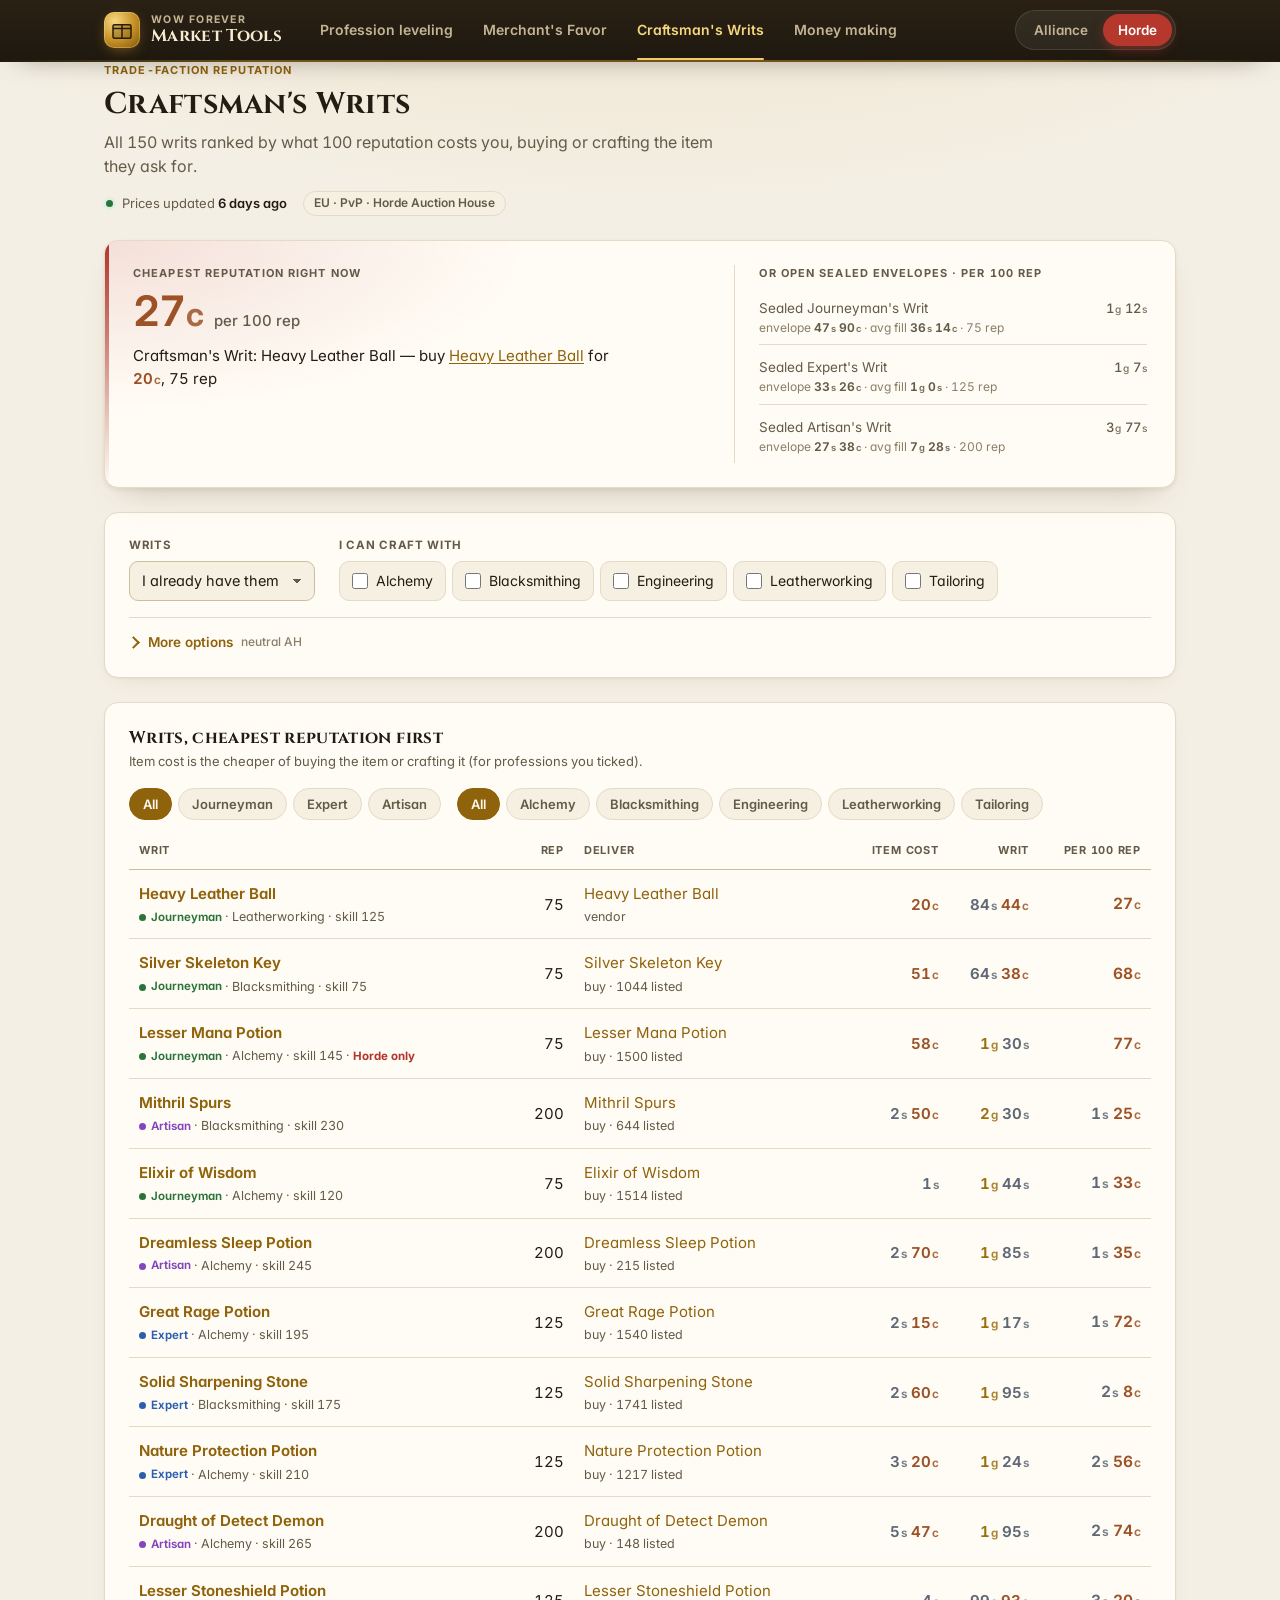
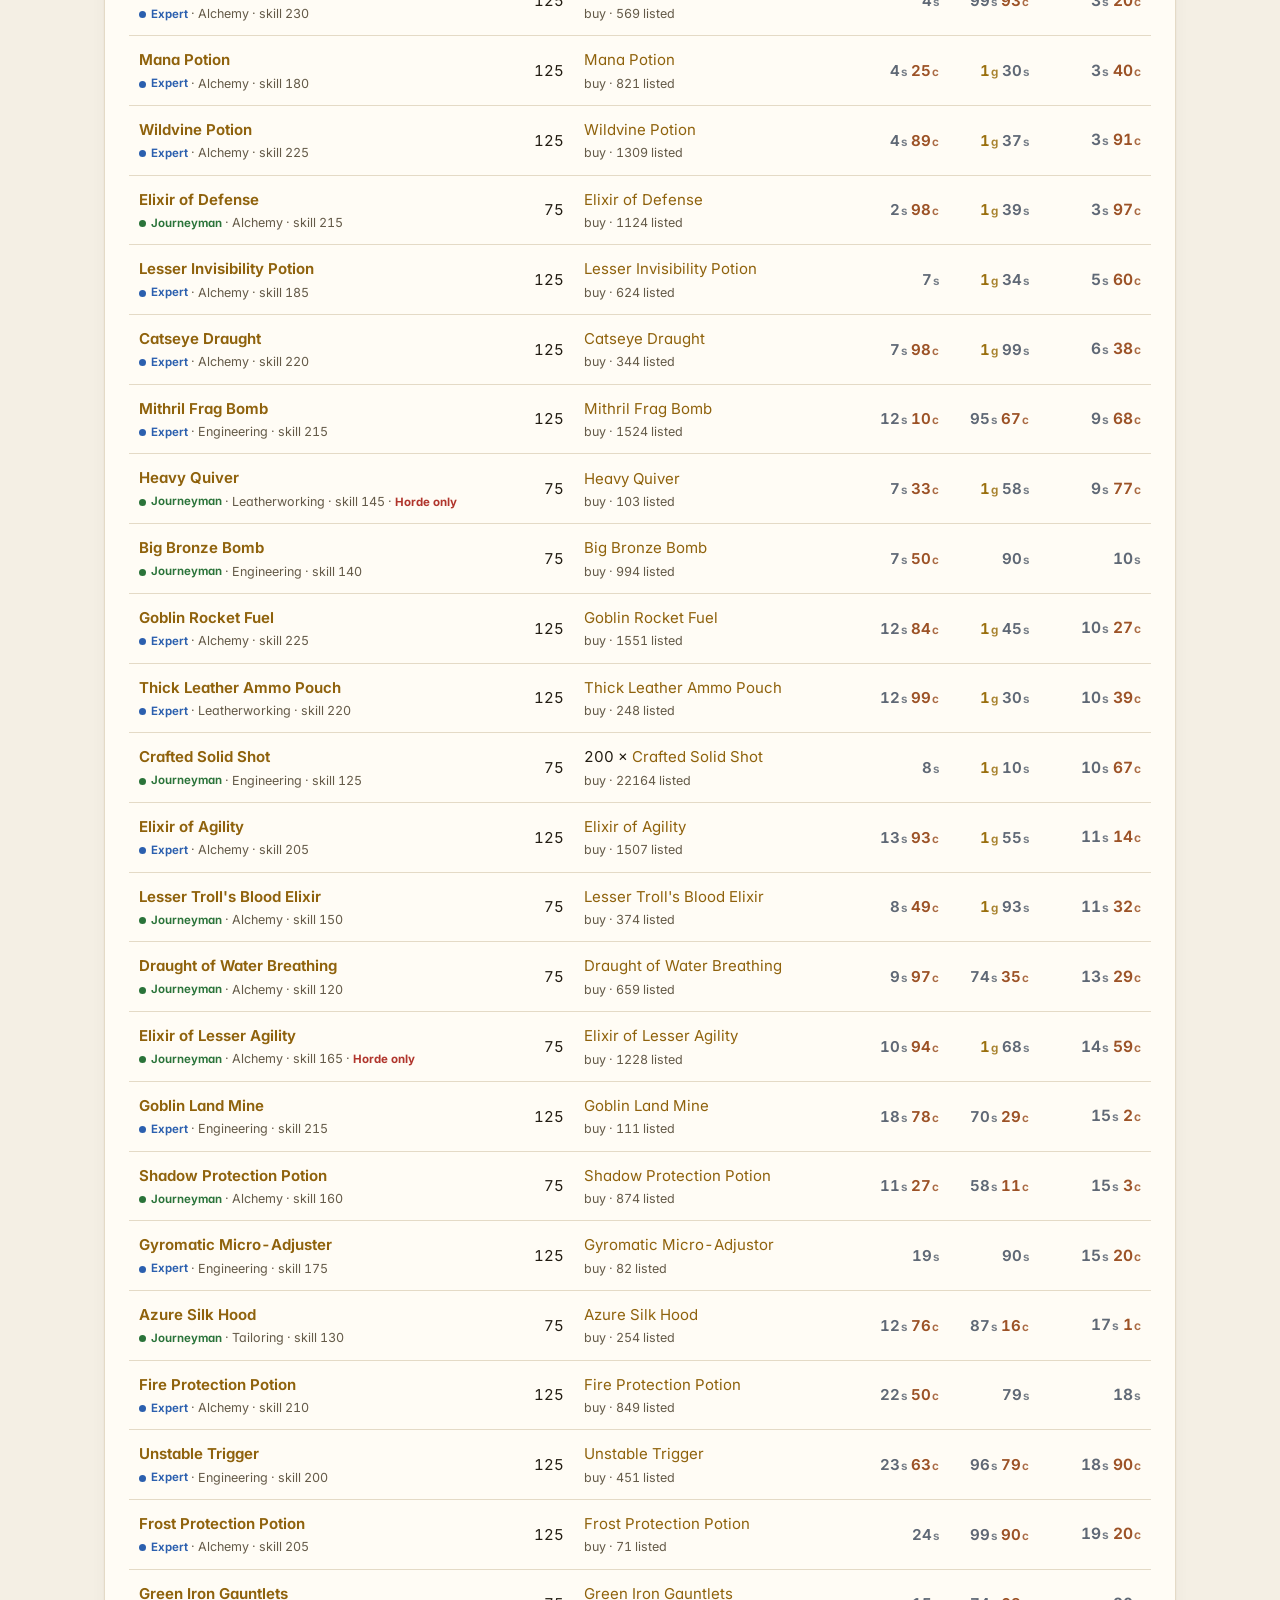
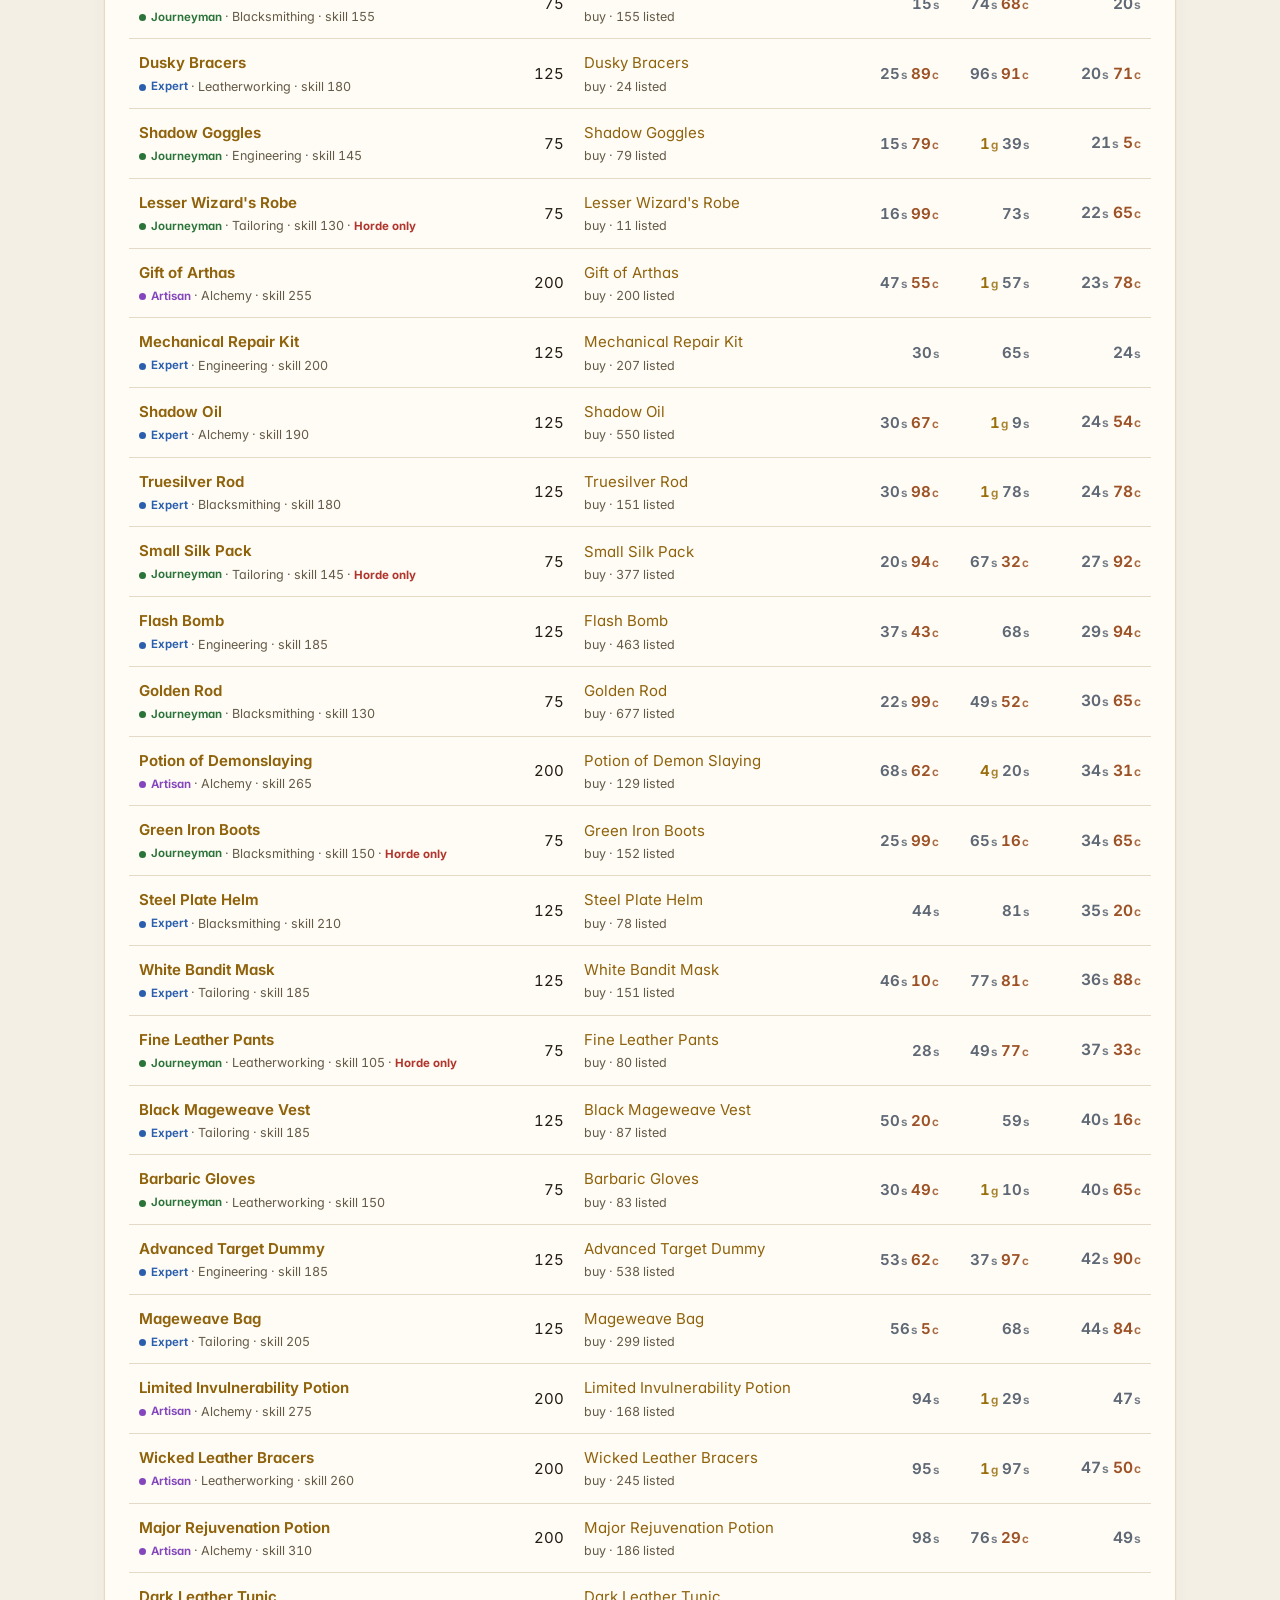
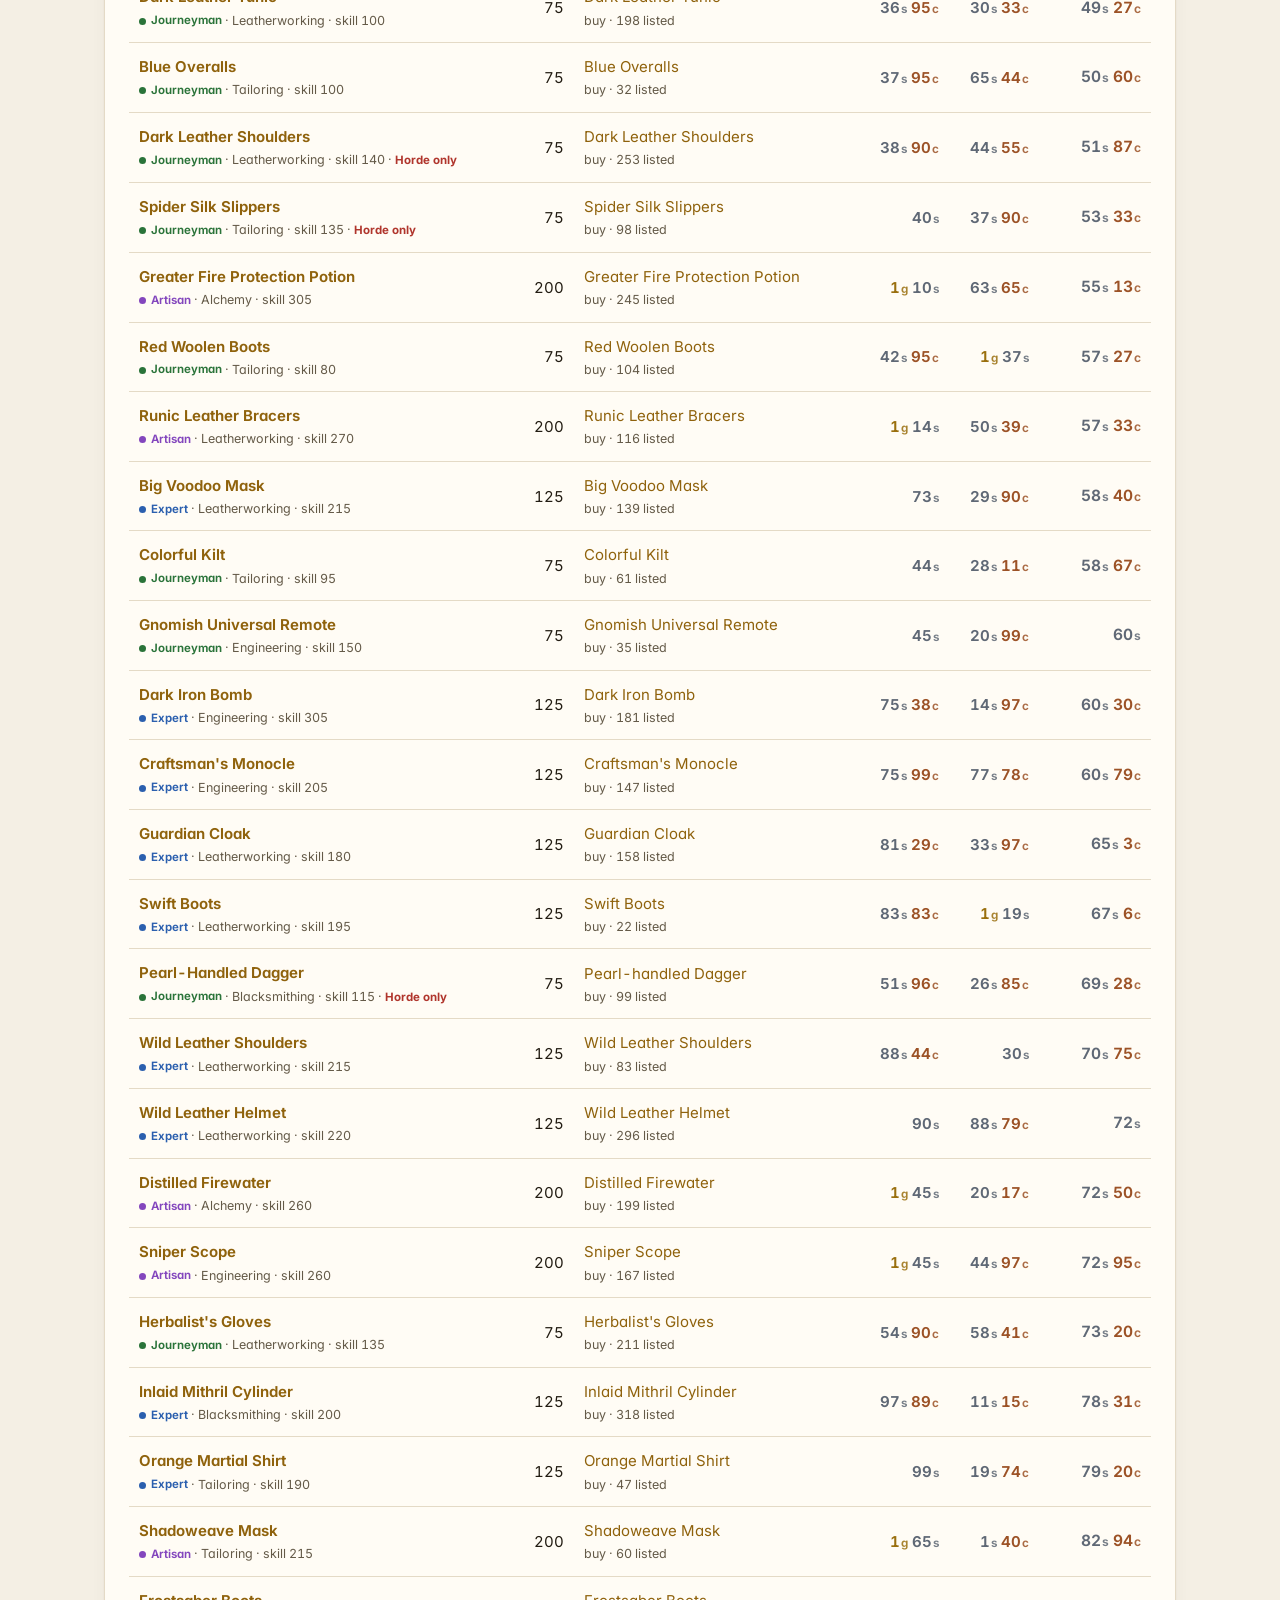
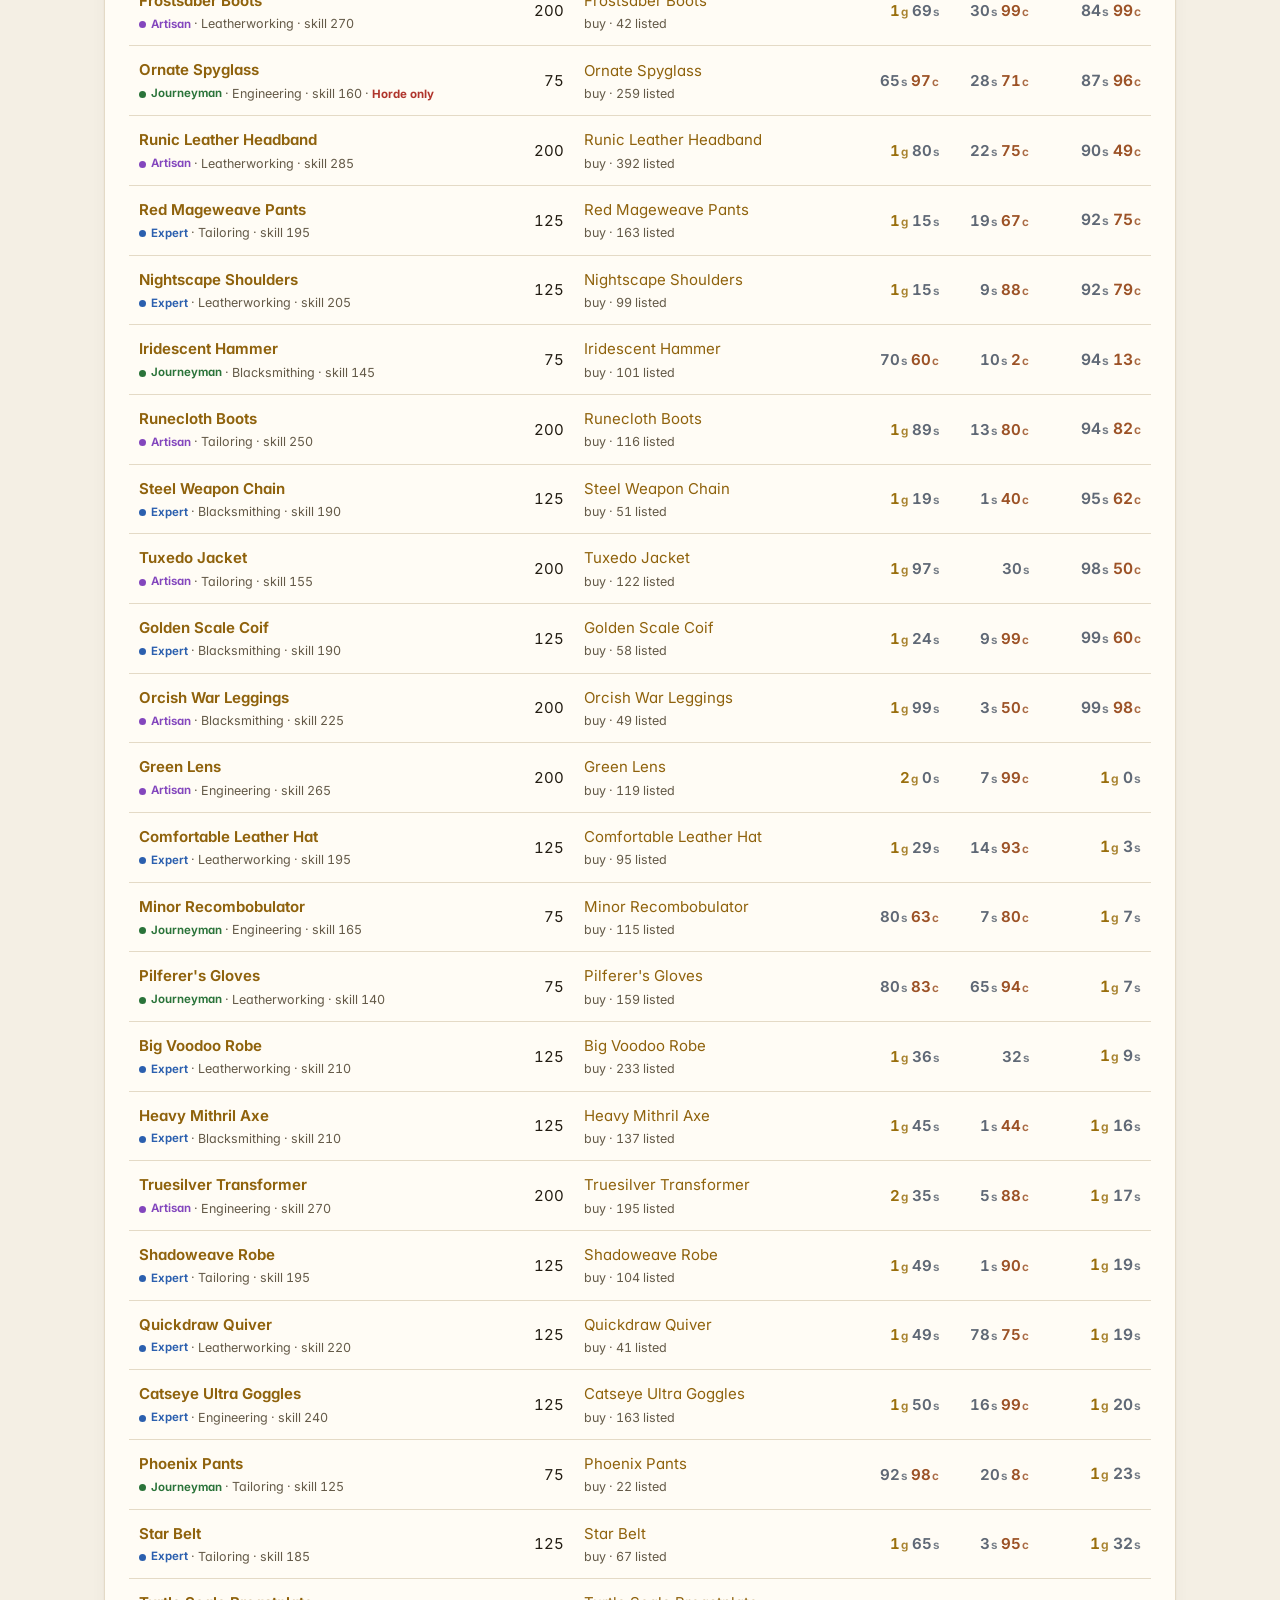
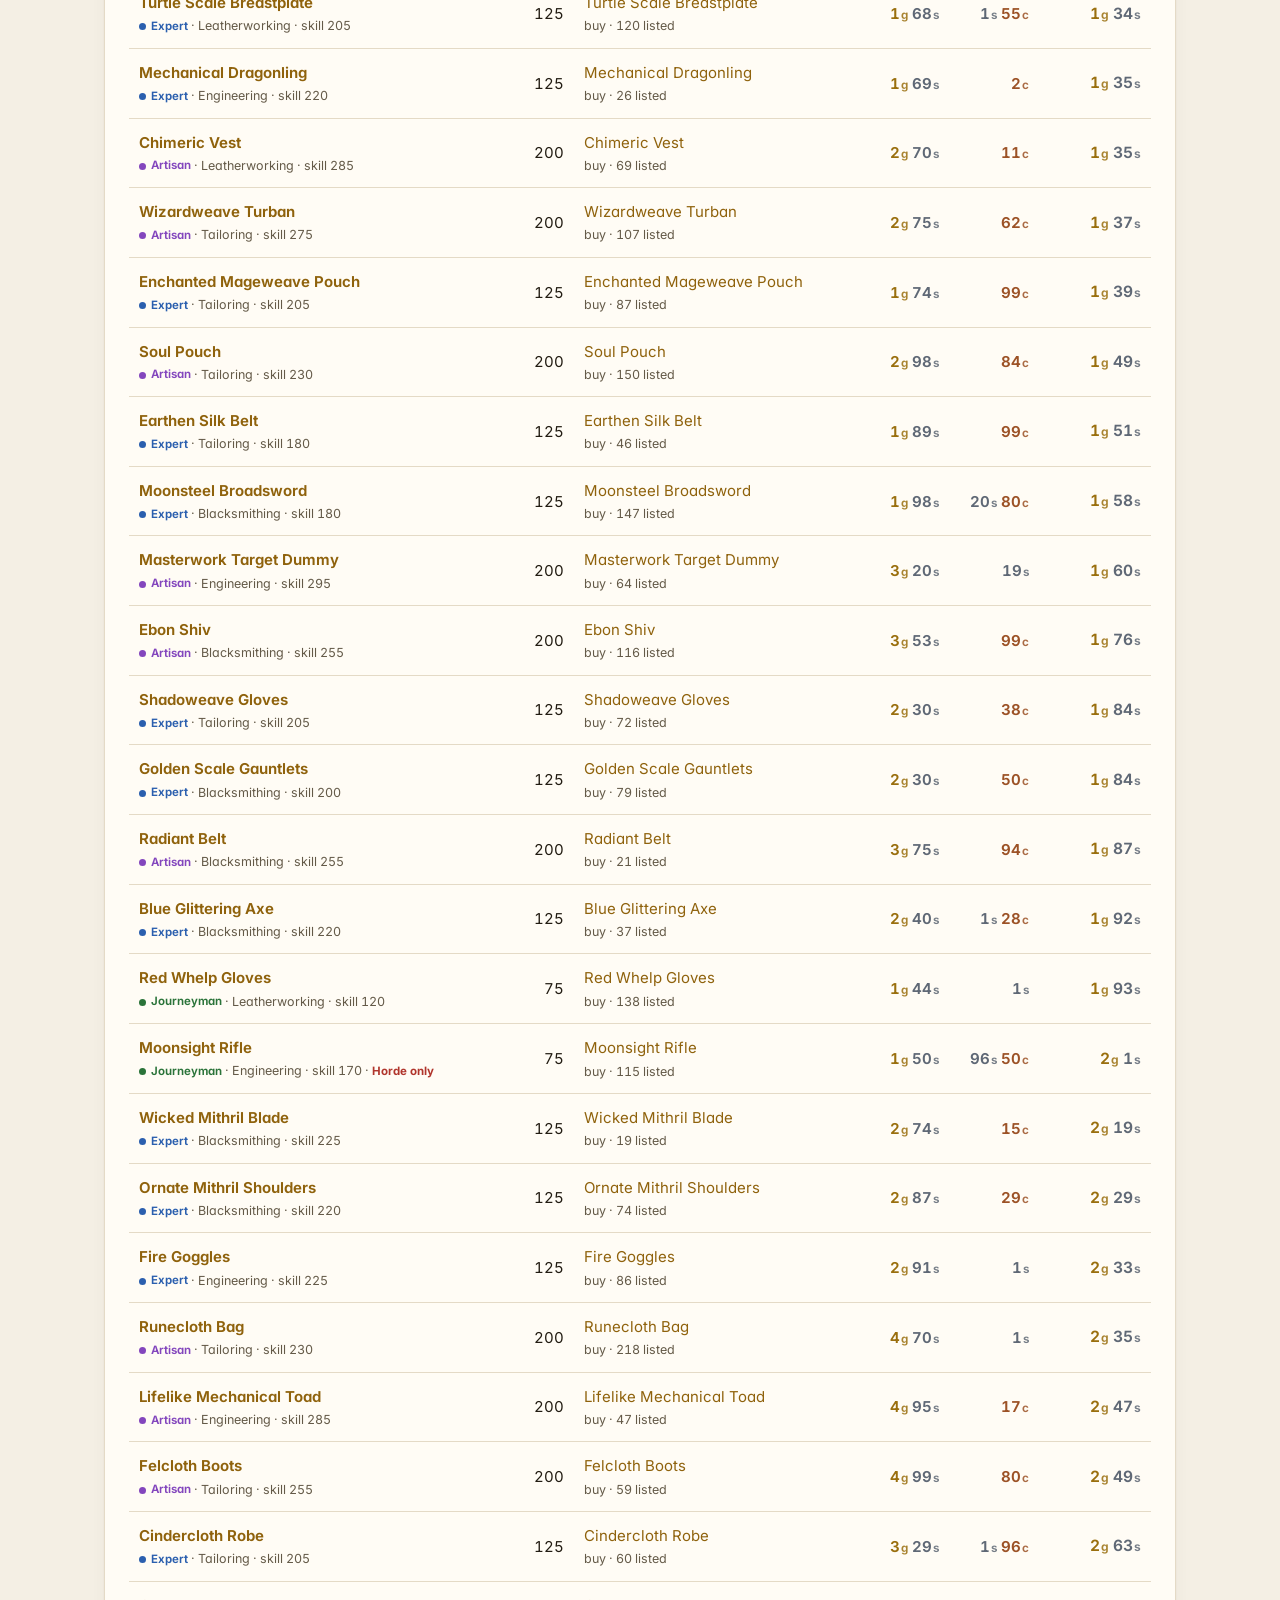
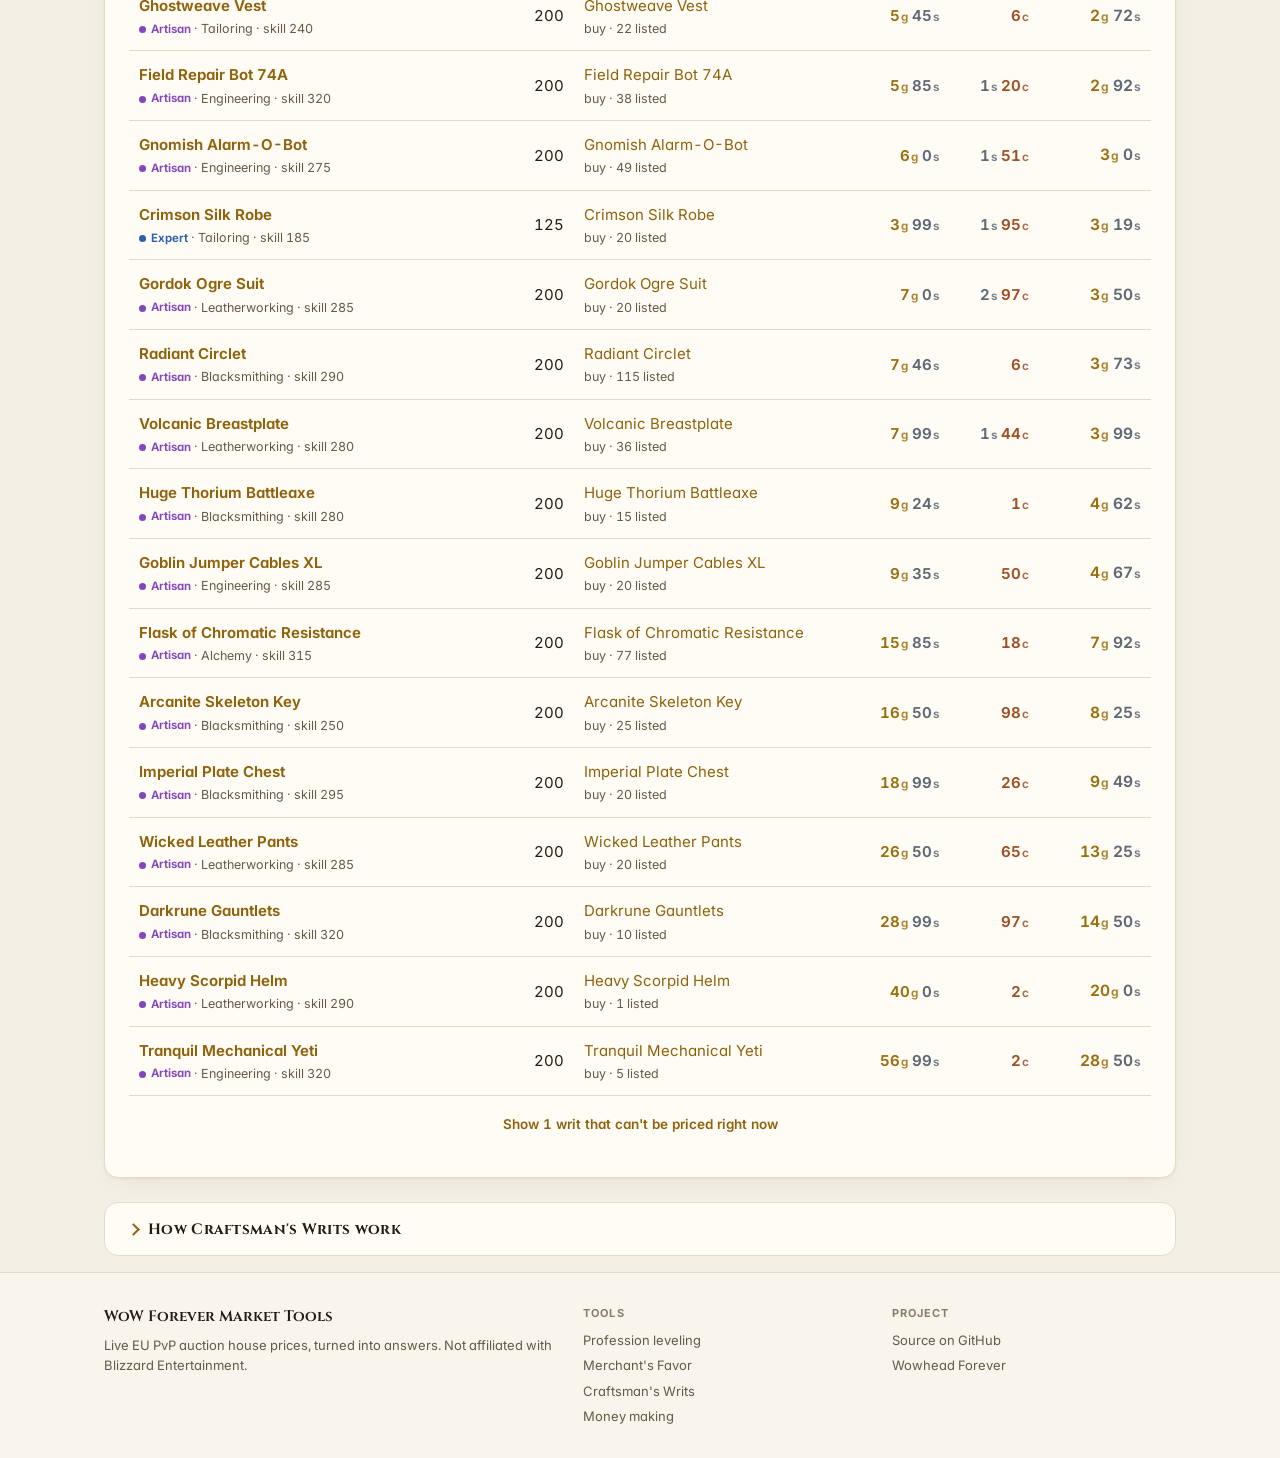
<file: writs.html>
<!doctype html>
<html lang="en">
<head>
<meta charset="utf-8">
<meta name="viewport" content="width=device-width, initial-scale=1">
<title>Craftsman's Writs · WoW Forever Market Tools</title>
<meta name="description" content="Cheapest Craftsman's Writs for Azeroth Commerce Authority / Durotar Supply and Logistics reputation in WoW Forever, priced from the EU PvP auction house.">
<link rel="icon" href="data:image/svg+xml,%3Csvg xmlns='http://www.w3.org/2000/svg' viewBox='0 0 32 32'%3E%3Crect x='4' y='9' width='24' height='18' rx='2' fill='%23b8862f'/%3E%3Cpath d='M4 14h24M16 9v18' stroke='%23412c0c' stroke-width='2'/%3E%3C/svg%3E">
<link rel="preconnect" href="https://fonts.googleapis.com">
<link rel="preconnect" href="https://fonts.gstatic.com" crossorigin>
<link rel="stylesheet" href="https://fonts.googleapis.com/css2?family=Cinzel:wght@600;700&family=Inter:wght@400;500;600;700;800&display=swap">
<link rel="stylesheet" href="style.css">
</head>
<body>
<a class="skip" href="#main">Skip to content</a>
<header class="top">
  <div class="wrap bar">
    <a class="brand" href="./">
      <svg viewBox="0 0 32 32" aria-hidden="true"><rect x="4" y="9" width="24" height="18" rx="2"/><path d="M4 14h24M16 9v18"/></svg>
      <span class="brand-name"><small>WoW Forever</small><b>Market Tools</b></span>
    </a>
    <nav class="tabs" aria-label="Tools"><a href="./">Profession leveling</a><a href="favor.html">Merchant's Favor</a><a href="writs.html" aria-current="page">Craftsman's Writs</a><a href="money.html">Money making</a></nav>
    <div class="seg" role="radiogroup" aria-label="Faction">
      <button data-faction="alliance" role="radio">Alliance</button>
      <button data-faction="horde" role="radio">Horde</button>
    </div>
  </div>
</header>

<main class="wrap" id="main">
  <section class="intro">
    <span class="eyebrow">Trade-faction reputation</span>
    <h1>Craftsman's Writs</h1>
    <p class="lead">All 150 writs ranked by what 100 reputation costs you, buying or crafting the item they ask for.</p>
    <div class="intro-meta">
      <p class="status" id="status">Loading…</p>
      <span class="pill" id="market">EU · PvP</span>
    </div>
  </section>

  <section class="hero" id="hero" aria-live="polite"></section>

  <section class="panel settings" aria-label="Your situation">
    <div class="controls">
      <div class="ctl">
        <label for="own">Writs</label>
        <select id="own"><option value="have">I already have them</option><option value="buy">Buy them on the AH</option></select>
      </div>
      <fieldset class="ctl profs">
        <legend>I can craft with</legend>
        <label><input type="checkbox" value="Alchemy"> Alchemy</label>
        <label><input type="checkbox" value="Blacksmithing"> Blacksmithing</label>
        <label><input type="checkbox" value="Engineering"> Engineering</label>
        <label><input type="checkbox" value="Leatherworking"> Leatherworking</label>
        <label><input type="checkbox" value="Tailoring"> Tailoring</label>
      </fieldset>
    </div>
    <details class="more" data-remember="writs-more">
      <summary>More options <small>neutral AH</small></summary>
      <div class="controls">
        <div class="ctl">
          <span class="lbl">Also buy from</span>
          <label class="chk"><input id="neutral" type="checkbox"> Blackwater AH (neutral)</label>
        </div>
      </div>
    </details>
  </section>

  <section class="panel">
    <div class="panel-head">
      <div>
        <h2>Writs, cheapest reputation first</h2>
        <p>Item cost is the cheaper of buying the item or crafting it (for professions you ticked).</p>
      </div>
    </div>
    <div class="toolbar">
      <div class="filters" id="ranks" aria-label="Rank"></div>
      <div class="filters" id="profFilter" aria-label="Profession"></div>
    </div>
    <div class="table-scroll sticky">
      <table class="writs cards">
        <thead><tr><th>Writ</th><th class="num">Rep</th><th>Deliver</th><th class="num">Item cost</th><th class="num">Writ</th><th class="num">Per 100 rep</th></tr></thead>
        <tbody id="rows"></tbody>
      </table>
    </div>
  </section>

  <details class="explain notes">
    <summary>How Craftsman's Writs work</summary>
    <ol>
      <li><b>Get a writ.</b> Sealed Journeyman's, Expert's and Artisan's Writ envelopes drop from mobs from level 10. Opening one gives a random writ of that rank. Writs and envelopes are tradeable, so you can also buy them on the auction house.</li>
      <li><b>Deliver the item.</b> Each writ starts a quest to deliver one crafted item (Crafted Solid Shot needs 200) to an NPC. You don't need the profession: buying the item works too.</li>
      <li><b>Reward.</b> Journeyman 75, Expert 125, Artisan 200 reputation with the Azeroth Commerce Authority (Alliance) or Durotar Supply and Logistics (Horde), often plus a small coin pouch (about 35s for Journeyman). Writs give no Merchant's Favor.</li>
      <li><b>Limits.</b> Each specific writ can be completed once per day; different writs can be done the same day. A Forger's Quill (15 Merchant's Favor at Honored) rerolls a writ into another of the same rank.</li>
      <li><b>Your first crate or writ</b> also completes <em>Shipping Label</em>: 2,000 reputation and 50 Merchant's Favor, once per character.</li>
    </ol>
    <h3>About the table</h3>
    <p>Writs tagged for the other faction are hidden. The "Writ" column is the AH price of the writ itself; it only counts toward the total when you choose to buy writs. Writ data from the live client (build 1.60.1.70862) via foreverchanges.pro and Wowhead Forever. Coin pouch values and the daily rule come from early guides and may change.</p>
  </details>
</main>

<footer class="site-foot">
  <div class="wrap foot">
    <div>
      <b>WoW Forever Market Tools</b>
      <p>Live EU PvP auction house prices, turned into answers. Not affiliated with Blizzard Entertainment.</p>
      <p id="updated"></p>
    </div>
    <nav aria-label="Tools (footer)">
      <h2>Tools</h2>
      <ul><li><a href="./">Profession leveling</a></li><li><a href="favor.html">Merchant's Favor</a></li><li><a href="writs.html">Craftsman's Writs</a></li><li><a href="money.html">Money making</a></li></ul>
    </nav>
    <div>
      <h2>Project</h2>
      <ul><li><a href="https://github.com/AidVir/wow-forever-favor">Source on GitHub</a></li><li><a href="https://www.wowhead.com/forever">Wowhead Forever</a></li></ul>
    </div>
  </div>
</footer>
<script type="module" src="writs.js"></script>
</body>
</html>
</file>
<file: style.css>
/* WoW Forever market tools — shared styles.
   Hand-written instead of a CSS framework: the site has no build step, and every page shares the
   same few components (header, intro, hero, panels, controls, tables, footer), so one stylesheet stays
   small and fast. Token and class names are shared with the JS and other pages: add, don't rename. */

/* `hidden` must win over component display rules (.ctl is grid, fieldset.profs is flex) */
[hidden] { display: none !important; }

/* ---------- tokens ---------- */
:root {
  --bg: #f4efe4;
  --bg-glow: rgba(196, 144, 40, .16);
  --surface: #fffcf5;
  --surface-2: #f6f0e3;
  --surface-3: #ebe2cf;
  --line: #e4dac6;
  --line-strong: #cdbd9c;
  --text: #221c12;
  --muted: #645a48;
  --faint: #8a7e68;
  --accent: #8f620c;
  --accent-2: #c48f23;
  --accent-soft: #f5e6c4;
  --on-accent: #fffaf0;
  --good: #2a7339; --good-soft: #e0f0e0;
  --bad: #ad3a27; --bad-soft: #f8e1dc;
  --gold: #9a6f0e; --silver: #5f6875; --copper: #9c5226;
  --alliance: #2b5fae; --horde: #b0352c;
  --epic: #8346bd;
  --header-bg: linear-gradient(180deg, #2a2114 0%, #1e180f 100%);
  --header-text: #f6ead0; --header-muted: #c4b493; --header-line: rgba(246, 234, 208, .12);
  --radius: 14px; --radius-sm: 9px;
  --shadow: 0 1px 2px rgba(60, 40, 10, .05), 0 8px 24px -14px rgba(60, 40, 10, .16);
  --shadow-lift: 0 2px 4px rgba(60, 40, 10, .07), 0 16px 32px -18px rgba(60, 40, 10, .26);
  --font: "Inter", system-ui, -apple-system, "Segoe UI", Roboto, sans-serif;
  --display: "Cinzel", Georgia, "Times New Roman", serif;
  /* spacing + type scale (new; use these in new components) */
  --sp-1: 4px; --sp-2: 8px; --sp-3: 12px; --sp-4: 16px; --sp-5: 24px; --sp-6: 32px; --sp-7: 48px;
  --fs-xs: 12px; --fs-sm: 13px; --fs-md: 15px; --fs-lg: 17px; --fs-xl: 22px; --fs-2xl: 30px; --fs-3xl: 42px;
  --header-h: 62px;
  color-scheme: light;
}
@media (prefers-color-scheme: dark) {
  :root:not([data-theme="light"]) {
    --bg: #100d09; --bg-glow: rgba(214, 160, 52, .10);
    --surface: #1a1610; --surface-2: #211c14; --surface-3: #2c251b;
    --line: #2d261c; --line-strong: #43392a;
    --text: #efe6d2; --muted: #ad9f84; --faint: #8a7c64;
    --accent: #e6b450; --accent-2: #f2c96a; --accent-soft: #3a2e17; --on-accent: #1a1308;
    --good: #72c483; --good-soft: #17301d; --bad: #ec7f69; --bad-soft: #3a1c16;
    --gold: #ecc55a; --silver: #bcc3cd; --copper: #df8f5e;
    --alliance: #6f9fe6; --horde: #ea6e62; --epic: #b884ec;
    --header-bg: linear-gradient(180deg, #19140c 0%, #130f09 100%);
    --header-line: rgba(246, 234, 208, .08);
    --shadow: 0 1px 0 rgba(255, 240, 210, .03) inset, 0 10px 30px -18px rgba(0, 0, 0, .8);
    --shadow-lift: 0 1px 0 rgba(255, 240, 210, .05) inset, 0 18px 40px -18px rgba(0, 0, 0, .9);
    color-scheme: dark;
  }
}
:root[data-theme="dark"] {
  --bg: #100d09; --bg-glow: rgba(214, 160, 52, .10);
  --surface: #1a1610; --surface-2: #211c14; --surface-3: #2c251b;
  --line: #2d261c; --line-strong: #43392a;
  --text: #efe6d2; --muted: #ad9f84; --faint: #8a7c64;
  --accent: #e6b450; --accent-2: #f2c96a; --accent-soft: #3a2e17; --on-accent: #1a1308;
  --good: #72c483; --good-soft: #17301d; --bad: #ec7f69; --bad-soft: #3a1c16;
  --gold: #ecc55a; --silver: #bcc3cd; --copper: #df8f5e;
  --alliance: #6f9fe6; --horde: #ea6e62; --epic: #b884ec;
  --header-bg: linear-gradient(180deg, #19140c 0%, #130f09 100%);
  --header-line: rgba(246, 234, 208, .08);
  --shadow: 0 1px 0 rgba(255, 240, 210, .03) inset, 0 10px 30px -18px rgba(0, 0, 0, .8);
  --shadow-lift: 0 1px 0 rgba(255, 240, 210, .05) inset, 0 18px 40px -18px rgba(0, 0, 0, .9);
  color-scheme: dark;
}

/* ---------- base ---------- */
* { box-sizing: border-box; }
html { -webkit-text-size-adjust: 100%; scroll-padding-top: calc(var(--header-h) + 12px); }
body {
  margin: 0; min-height: 100vh; display: flex; flex-direction: column;
  background: radial-gradient(1200px 520px at 50% -160px, var(--bg-glow), transparent 70%) no-repeat, var(--bg);
  color: var(--text);
  font: var(--fs-md)/1.55 var(--font);
  font-feature-settings: "tnum" 1, "cv11" 1;
  -webkit-font-smoothing: antialiased;
}
body > main { flex: 1 0 auto; }
body[data-faction="alliance"] { --fac: var(--alliance); }
body[data-faction="horde"] { --fac: var(--horde); }
a { color: var(--accent); text-decoration-thickness: 1px; text-underline-offset: 2px; }
a:hover { color: var(--accent-2); }
b, strong { font-weight: 650; }
:focus-visible { outline: 2px solid var(--accent); outline-offset: 2px; border-radius: 4px; }
.wrap { max-width: 1120px; margin: 0 auto; padding: 0 24px; width: 100%; }
.skip { position: absolute; left: 12px; top: -60px; z-index: 50; background: var(--accent); color: var(--on-accent); padding: 8px 14px; border-radius: 8px; font-weight: 700; text-decoration: none; }
.skip:focus { top: 10px; color: var(--on-accent); }
.sr-only { position: absolute; width: 1px; height: 1px; overflow: hidden; clip: rect(0 0 0 0); white-space: nowrap; }

/* ---------- header: brand · tools nav · faction ---------- */
.top {
  background: var(--header-bg); color: var(--header-text);
  position: sticky; top: 0; z-index: 20;
  box-shadow: 0 1px 0 var(--header-line), 0 10px 30px -20px rgba(0, 0, 0, .6);
}
.top::after { /* thin gold rule */
  content: ""; display: block; height: 2px;
  background: linear-gradient(90deg, transparent, var(--accent-2) 20%, var(--accent-2) 80%, transparent); opacity: .5;
}
.top .bar { display: flex; align-items: center; gap: var(--sp-5); height: calc(var(--header-h) - 2px); }
.top a { color: inherit; }
.top :focus-visible { outline-color: #f2c96a; }
.brand { display: flex; align-items: center; gap: 11px; min-width: 0; text-decoration: none; flex: none; }
.brand svg {
  width: 36px; height: 36px; flex: none; padding: 6px; border-radius: 10px;
  background: radial-gradient(circle at 30% 25%, #f7d77e, #c48f23 55%, #7c5410);
  box-shadow: 0 0 0 1px rgba(255, 220, 140, .35) inset, 0 4px 14px -4px rgba(220, 160, 40, .55);
}
.brand svg rect { fill: rgba(40, 26, 6, .18); stroke: #2a1c06; stroke-width: 2; }
.brand svg path { stroke: #2a1c06; stroke-width: 2; fill: none; }
.brand-name { display: grid; line-height: 1.15; }
.brand-name small { font-size: 10.5px; font-weight: 700; letter-spacing: .12em; text-transform: uppercase; color: var(--header-muted); }
.brand-name b { font-family: var(--display); font-size: 17px; font-weight: 700; letter-spacing: .02em; color: var(--header-text); }

.tabs { display: flex; gap: 2px; flex: 1 1 auto; min-width: 0; overflow-x: auto; scrollbar-width: none; align-self: stretch; }
.tabs::-webkit-scrollbar { display: none; }
.tabs a {
  display: flex; align-items: center; position: relative;
  color: var(--header-muted); text-decoration: none; font-weight: 600; font-size: 14px;
  padding: 0 14px; white-space: nowrap; transition: color .15s;
}
.tabs a::after { content: ""; position: absolute; left: 14px; right: 14px; bottom: 0; height: 2px; border-radius: 2px; background: transparent; transition: background .15s; }
.tabs a:hover { color: var(--header-text); }
.tabs a:hover::after { background: rgba(242, 201, 106, .35); }
.tabs a[aria-current="page"] { color: #f7d77e; }
.tabs a[aria-current="page"]::after { background: #f2c96a; }
.tabs a:focus-visible { outline-offset: -4px; }

.seg { display: inline-flex; flex: none; background: rgba(255, 255, 255, .06); border-radius: 999px; padding: 3px; border: 1px solid var(--header-line); }
.seg button {
  border: 0; background: none; color: var(--header-muted); font: inherit; font-size: 13.5px; font-weight: 600;
  padding: 6px 15px; border-radius: 999px; cursor: pointer; transition: background .15s, color .15s;
}
.seg button:hover { color: var(--header-text); }
.seg button:focus-visible { outline: 2px solid #f2c96a; outline-offset: 1px; }
.seg button[aria-checked="true"][data-faction="alliance"] { background: #2f63b3; color: #fff; box-shadow: 0 4px 14px -4px rgba(47, 99, 179, .8); }
.seg button[aria-checked="true"][data-faction="horde"] { background: #b6382d; color: #fff; box-shadow: 0 4px 14px -4px rgba(182, 56, 45, .8); }

/* ---------- page layout ---------- */
main { padding-top: var(--sp-6); padding-bottom: var(--sp-7); display: grid; gap: var(--sp-5); align-content: start; }
.intro { display: grid; gap: var(--sp-2); max-width: 760px; }
.intro .eyebrow { color: var(--accent); }
h1 { font-family: var(--display); font-size: var(--fs-2xl); font-weight: 700; margin: 0; letter-spacing: .01em; line-height: 1.15; }
.lead { margin: 0; color: var(--muted); font-size: 16px; max-width: 64ch; }
.intro-meta { display: flex; flex-wrap: wrap; align-items: center; gap: 6px 16px; margin-top: var(--sp-1); }
.landing .intro h1 { font-size: 36px; }
.pill { font-size: var(--fs-xs); font-weight: 600; color: var(--muted); background: var(--surface-2); border: 1px solid var(--line); border-radius: 999px; padding: 2px 10px; }
.pill:empty { display: none; }

.status { color: var(--muted); font-size: var(--fs-sm); padding-left: 18px; position: relative; margin: 0; }
.status::before { content: ""; position: absolute; left: 2px; top: .5em; width: 7px; height: 7px; border-radius: 50%; background: var(--good); box-shadow: 0 0 0 3px var(--good-soft); }
.status b { color: var(--text); font-weight: 600; }
.status.err { color: var(--bad); }
.status.err::before { background: var(--bad); box-shadow: 0 0 0 3px var(--bad-soft); }

.panel {
  background: var(--surface); border: 1px solid var(--line); border-radius: var(--radius);
  padding: var(--sp-5); box-shadow: var(--shadow); min-width: 0;
}
.panel h2, h2.sec { font-family: var(--display); font-size: var(--fs-lg); font-weight: 700; letter-spacing: .02em; margin: 0 0 var(--sp-4); line-height: 1.3; }
.panel-head { display: flex; justify-content: space-between; align-items: center; gap: var(--sp-3); flex-wrap: wrap; margin-bottom: var(--sp-4); }
.panel-head h2 { margin: 0; }
.panel-head p { margin: 2px 0 0; color: var(--muted); font-size: var(--fs-sm); }

/* ---------- hero: the answer ---------- */
.hero {
  position: relative; overflow: hidden;
  display: grid; grid-template-columns: 1.4fr 1fr; gap: var(--sp-5);
  background:
    radial-gradient(600px 240px at 0% 0%, color-mix(in srgb, var(--fac, var(--accent)) 14%, transparent), transparent 70%),
    var(--surface);
  border: 1px solid var(--line); border-radius: var(--radius);
  padding: var(--sp-5) 28px; box-shadow: var(--shadow-lift);
}
.hero::before { content: ""; position: absolute; inset: 0 auto 0 0; width: 4px; background: linear-gradient(180deg, var(--fac, var(--accent)), transparent); }
.hero:empty { display: none; }
.eyebrow { font-size: 11px; text-transform: uppercase; letter-spacing: .1em; color: var(--muted); font-weight: 700; display: block; }
.hero-val { font-size: var(--fs-3xl); font-weight: 800; line-height: 1.1; margin: 6px 0 10px; letter-spacing: -.02em; }
.hero-val > span:last-child { font-size: var(--fs-md); font-weight: 500; color: var(--muted); letter-spacing: 0; }
.hero-what { color: var(--text); font-size: var(--fs-md); max-width: 56ch; }
.hero-alt { border-left: 1px solid var(--line); padding-left: var(--sp-5); display: grid; align-content: start; gap: 2px; }
.hero-alt .eyebrow { margin-bottom: 4px; }
.alt { display: flex; justify-content: space-between; align-items: baseline; gap: var(--sp-3); font-size: 13.5px; padding: 7px 0; border-bottom: 1px solid var(--line); }
.alt:last-child { border-bottom: 0; }
.alt span { color: var(--muted); min-width: 0; }
.alt b { white-space: nowrap; }
.alt small { display: block; color: var(--faint); font-size: var(--fs-xs); }
.env { padding: 6px 0; }
.env + .env { border-top: 1px solid var(--line); }
.env-val { font-weight: 700; font-size: 16px; }
.env-val span { font-weight: 500; color: var(--muted); font-size: 13px; }

/* ---------- controls ---------- */
.settings { display: grid; gap: var(--sp-4); }
.controls { display: flex; flex-wrap: wrap; gap: var(--sp-4) var(--sp-5); align-items: end; }
.ctl { display: grid; gap: 6px; min-width: 0; margin: 0; }
.ctl > label[for], .ctl legend, .ctl .lbl { font-size: 11.5px; color: var(--muted); font-weight: 700; text-transform: uppercase; letter-spacing: .06em; }
input[type=number], input[type=search], select {
  font: inherit; font-size: 14.5px; color: var(--text); background: var(--surface-2);
  border: 1px solid var(--line-strong); border-radius: var(--radius-sm); padding: 8px 12px; min-width: 0; height: 40px;
  transition: border-color .15s, box-shadow .15s, background .15s;
}
select {
  -webkit-appearance: none; appearance: none; padding-right: 34px; cursor: pointer;
  background-image: linear-gradient(45deg, transparent 50%, var(--muted) 50%), linear-gradient(135deg, var(--muted) 50%, transparent 50%);
  background-position: calc(100% - 17px) 17px, calc(100% - 12px) 17px;
  background-size: 5px 5px; background-repeat: no-repeat;
}
input[type=number]:hover, input[type=search]:hover, select:hover { border-color: var(--accent); }
input[type=number]:focus, input[type=search]:focus, select:focus { outline: none; border-color: var(--accent); box-shadow: 0 0 0 3px var(--accent-soft); background-color: var(--surface); }
input[type=number]:focus-visible, input[type=search]:focus-visible, select:focus-visible { outline: 2px solid var(--accent); outline-offset: 1px; }
input[type=number] { width: 104px; }
input[type=checkbox] { accent-color: var(--accent); width: 16px; height: 16px; margin: 0; cursor: pointer; }
fieldset.profs { border: 0; padding: 0; margin: 0; display: flex; flex-wrap: wrap; gap: 6px; }
fieldset.profs legend { padding: 0; margin-bottom: 6px; }
.chk, .profs label {
  display: inline-flex; gap: 8px; align-items: center; font-size: 14px; cursor: pointer; min-height: 40px;
  padding: 6px 12px; border: 1px solid var(--line); border-radius: 10px; background: var(--surface-2);
  transition: border-color .15s, background .15s;
}
.chk:hover, .profs label:hover { border-color: var(--line-strong); }
.chk:has(input:checked), .profs label:has(input:checked) { border-color: var(--accent); background: var(--accent-soft); }
.chk:has(input:focus-visible), .profs label:has(input:focus-visible) { outline: 2px solid var(--accent); outline-offset: 2px; }
.ctl:has(> .chk) { grid-auto-flow: row; }
.stations { display: flex; flex-wrap: wrap; gap: 6px; }

/* "More options" drawer and "How this works" explainers: native <details>, no JS */
details.more > summary, details.explain > summary {
  list-style: none; cursor: pointer; display: inline-flex; align-items: center; gap: 8px;
  font-size: 13.5px; font-weight: 600; color: var(--accent); border-radius: 8px; user-select: none;
}
details.more > summary::-webkit-details-marker, details.explain > summary::-webkit-details-marker { display: none; }
details.more > summary::before, details.explain > summary::before {
  content: ""; width: 7px; height: 7px; border: solid currentColor; border-width: 0 2px 2px 0;
  transform: rotate(-45deg); transition: transform .15s; margin-right: 2px;
}
details[open].more > summary::before, details[open].explain > summary::before { transform: rotate(45deg); }
details.more > summary:hover, details.explain > summary:hover { color: var(--accent-2); }
details.more { border-top: 1px solid var(--line); padding-top: var(--sp-3); }
details.more > summary small { color: var(--faint); font-weight: 500; font-size: var(--fs-xs); }
details.more > .controls { margin-top: var(--sp-4); }
details.explain { background: var(--surface); border: 1px solid var(--line); border-radius: var(--radius); padding: 14px var(--sp-5); }
details.explain > summary { font-family: var(--display); font-size: 15px; font-weight: 700; color: var(--text); letter-spacing: .02em; width: 100%; }
details.explain > summary::before { color: var(--accent); }
details.explain[open] > summary { margin-bottom: var(--sp-3); }
details.explain > :not(summary) { max-width: 82ch; }
details.explain p { font-size: 14px; color: var(--muted); margin: 0 0 10px; }
details.explain p:last-child { margin-bottom: 0; }
details.explain h3 { font-size: 13px; text-transform: uppercase; letter-spacing: .07em; color: var(--muted); margin: var(--sp-4) 0 var(--sp-2); }
.explain-group { display: grid; gap: var(--sp-3); }

/* ---------- chips ---------- */
.filters { display: flex; flex-wrap: wrap; gap: 6px; }
.toolbar { display: flex; flex-wrap: wrap; gap: var(--sp-2) var(--sp-4); align-items: center; margin-bottom: var(--sp-3); }
.chip {
  font: inherit; font-size: 13px; font-weight: 600; border: 1px solid var(--line); background: var(--surface-2); color: var(--muted);
  border-radius: 999px; padding: 5px 13px; cursor: pointer; transition: background .15s, color .15s, border-color .15s;
}
.chip:hover { color: var(--text); border-color: var(--line-strong); }
.chip.on { background: var(--accent); border-color: var(--accent); color: var(--on-accent); }
.chip:disabled { opacity: .5; cursor: default; }

/* shopping-list export (leveling page) */
.export-btns { display: flex; flex-wrap: wrap; align-items: center; gap: var(--sp-2); }
.copy-msg { font-size: var(--fs-xs); font-weight: 600; color: var(--good); }
details.export { margin-top: var(--sp-4); }
details.export textarea {
  display: block; width: 100%; margin-top: var(--sp-3); resize: vertical; min-height: 64px;
  font: var(--fs-xs)/1.5 ui-monospace, Consolas, monospace; color: var(--text); background: var(--surface-2);
  border: 1px solid var(--line-strong); border-radius: var(--radius-sm); padding: var(--sp-2) var(--sp-3);
}
details.export textarea:focus-visible { outline: 2px solid var(--accent); outline-offset: 1px; }

/* ---------- tables ---------- */
.table-scroll { overflow-x: auto; margin: 0 calc(-1 * var(--sp-5)); padding: 0 var(--sp-5); }
table { width: 100%; border-collapse: separate; border-spacing: 0; }
th {
  text-align: left; font-size: 11px; color: var(--muted); font-weight: 700; text-transform: uppercase; letter-spacing: .07em;
  padding: 10px; border-bottom: 1px solid var(--line-strong); white-space: nowrap; background: var(--surface);
}
td { padding: 12px 10px; border-bottom: 1px solid var(--line); vertical-align: middle; }
tbody tr { transition: background .12s; }
tbody tr:hover > td { background: color-mix(in srgb, var(--surface-2) 70%, transparent); }
tbody tr:last-child > td { border-bottom: 0; }
.num { text-align: right; white-space: nowrap; }
tr.row { cursor: pointer; }
tr.row:focus-visible { outline: 2px solid var(--accent); outline-offset: -2px; }
.crate { display: flex; gap: 10px; align-items: flex-start; }
.caret { color: var(--faint); transition: transform .15s; display: inline-block; margin-top: 1px; font-size: 12px; width: 10px; flex: none; }
tr.open .caret { transform: rotate(90deg); color: var(--accent); }
tr.open > td { background: var(--surface-2); border-bottom-color: transparent; }
.meta { font-size: 12.5px; color: var(--muted); margin-top: 2px; }
td.pf { font-weight: 700; font-size: 15.5px; }
td small { display: block; font-size: 11.5px; color: var(--muted); margin-top: 1px; font-weight: 400; }
td a { text-decoration: none; }
td a:hover { text-decoration: underline; }
tbody tr:first-child td.pf { color: var(--accent); }
td.c-total b { font-weight: 600; }

/* Tier: coloured dot + word instead of a filled badge (calmer in long tables) */
.tier { font-size: 11.5px; font-weight: 650; display: inline-flex; align-items: center; gap: 5px; color: var(--muted); }
.tier::before { content: ""; width: 7px; height: 7px; border-radius: 50%; background: currentColor; }
.t-apprentice { color: var(--faint); }
.t-journeyman { color: var(--good); }
.t-expert { color: var(--alliance); }
.t-artisan { color: var(--epic); }
.est { font-size: 10px; font-weight: 700; color: var(--accent); background: var(--accent-soft); border-radius: 4px; padding: 1px 5px; vertical-align: middle; }
.craft { font-size: 10.5px; font-weight: 700; color: var(--good); background: var(--good-soft); border-radius: 4px; padding: 1px 6px; }
.tag {
  display: inline-block; font-size: 10.5px; font-weight: 700; border: 1px solid var(--line); background: var(--surface-2); color: var(--muted);
  border-radius: 5px; padding: 0 6px; white-space: nowrap; vertical-align: 1px;
}
.tag.pat { color: var(--accent); border-color: color-mix(in srgb, var(--accent) 35%, transparent); background: var(--accent-soft); }
.tag.new { color: var(--epic); border-color: color-mix(in srgb, var(--epic) 35%, transparent); }
.side { font-size: 11.5px; font-weight: 700; }
.side.alliance { color: var(--alliance); } .side.horde { color: var(--horde); }
.muted { color: var(--muted); }
.empty { text-align: center; color: var(--muted); padding: 28px 10px; }
tr.more-row > td { text-align: center; padding: 14px 10px; }
.linkbtn { font: inherit; font-size: 13.5px; font-weight: 600; color: var(--accent); background: none; border: 0; cursor: pointer; padding: 4px 8px; border-radius: 6px; }
.linkbtn:hover { color: var(--accent-2); text-decoration: underline; }

tr.detail > td { background: var(--surface-2); padding: 4px 10px 18px 34px; }
tr.detail:hover > td { background: var(--surface-2); }
.bundles { display: grid; grid-template-columns: repeat(auto-fill, minmax(220px, 1fr)); gap: 10px; }
.bd { background: var(--surface); border: 1px solid var(--line); border-radius: var(--radius-sm); padding: 12px 14px; transition: border-color .15s; }
.bd:hover { border-color: var(--line-strong); }
.bd.best { border-color: var(--accent); box-shadow: 0 0 0 1px var(--accent) inset; }
.bd-name a { color: var(--text); text-decoration: none; font-weight: 650; }
.bd-name a:hover { text-decoration: underline; }
.bd-cost { font-size: 18px; font-weight: 700; margin: 3px 0; }
.bd-meta, .via { font-size: 12px; color: var(--muted); }
.via { color: var(--good); margin-top: 4px; }
.up { color: var(--bad); } .down { color: var(--good); }
.breakdown { display: flex; flex-wrap: wrap; gap: 4px 18px; font-size: 13px; color: var(--muted); margin: 0 0 12px; }
.breakdown b { color: var(--text); font-weight: 600; }
.facts { display: grid; grid-template-columns: repeat(auto-fit, minmax(190px, 1fr)); gap: 8px 20px; font-size: 13px; }
.facts > div { display: grid; gap: 1px; }
.facts dt, .facts .k { font-size: 11px; color: var(--muted); font-weight: 700; text-transform: uppercase; letter-spacing: .06em; }
.facts small { display: block; color: var(--muted); font-size: 12px; }

/* coins */
.g { color: var(--gold); font-weight: 650; } .s { color: var(--silver); font-weight: 650; } .c { color: var(--copper); font-weight: 650; }
.g i, .s i, .c i { font-style: normal; font-size: .78em; margin-left: 1px; opacity: .85; }

/* ---------- planners ---------- */
.goal { display: flex; flex-wrap: wrap; gap: var(--sp-3); align-items: end; margin-bottom: var(--sp-4); }
.presets { display: flex; flex-wrap: wrap; gap: 6px; }
.plan-sum { display: grid; grid-template-columns: repeat(auto-fit, minmax(150px, 1fr)); gap: 10px; margin-bottom: var(--sp-4); }
.plan-sum > div {
  display: grid; align-content: start; gap: 2px;
  background: var(--surface-2); border: 1px solid var(--line); border-radius: var(--radius-sm); padding: 12px 14px;
}
.plan-sum b { font-size: var(--fs-xl); font-weight: 700; line-height: 1.25; }
.plan-sum small { font-size: 12px; color: var(--muted); }
.plan-sum .pick { border-color: var(--accent); background: linear-gradient(180deg, var(--accent-soft), var(--surface-2)); }
.plan-sum .pick .eyebrow { color: var(--accent); }
/* leveling summary: one big answer + a row of small stats */
.plan-sum.sum2 { grid-template-columns: minmax(240px, 1.3fr) 2fr; gap: var(--sp-4); align-items: stretch; }
.sum-main { padding: var(--sp-4) 18px !important; }
.sum-main b { font-size: 34px; letter-spacing: -.01em; margin: 4px 0 2px; }
.sum-stats { display: grid !important; grid-template-columns: repeat(auto-fit, minmax(120px, 1fr)); gap: 0 !important; background: none !important; border: 0 !important; padding: 0 !important; }
.sum-stats > div { display: grid; align-content: center; gap: 2px; padding: 8px 14px; border-left: 1px solid var(--line); }
.sum-stats b { font-size: 18px; }
table.plan td { font-size: 14px; }
.warn {
  color: var(--bad); background: var(--bad-soft); border: 1px solid color-mix(in srgb, var(--bad) 30%, transparent);
  border-radius: var(--radius-sm); padding: 10px 14px; font-size: 13.5px; margin: 0 0 14px;
}
.o { color: #d97f1f; font-weight: 700; } .y { color: #b59300; font-weight: 700; } .gr { color: var(--good); font-weight: 700; }
td.rng { font-weight: 700; color: var(--muted); font-size: 13.5px; }
table.steps td { vertical-align: top; }
table.steps tr.row > td { padding-top: 13px; padding-bottom: 13px; }
table.steps td.c-craft { width: 100%; }
/* "Train the next rank" checkpoint rows */
table.steps tr.train > td { background: var(--accent-soft); padding-top: 10px; padding-bottom: 10px; }
table.steps tr.train:hover > td { background: var(--accent-soft); }
table.steps tr.train td.rng { color: var(--accent); }
table.steps tr.train .meta { display: block; margin-top: 2px; }
.x { border: 1px solid transparent; background: none; color: var(--faint); cursor: pointer; font-size: 13px; width: 30px; height: 30px; border-radius: 8px; }
.x:hover, .x:focus-visible { color: var(--bad); background: var(--bad-soft); border-color: color-mix(in srgb, var(--bad) 25%, transparent); }
.profit { color: var(--good); font-weight: 700; }
.better { color: var(--good); font-weight: 650; }
.better small { color: var(--muted); font-weight: 400; }

/* ---------- prose ---------- */
.hint, .fine { font-size: 12.5px; color: var(--muted); margin: var(--sp-3) 0 0; max-width: 95ch; }
.hint:empty, .fine:empty { display: none; }
#salesnote { background: var(--surface-2); border: 1px solid var(--line); border-radius: var(--radius-sm); padding: 10px 14px; color: var(--text); margin: 0 0 var(--sp-3); }
#excl { margin: 0 0 var(--sp-3); display: flex; flex-wrap: wrap; gap: 6px; align-items: center; }
.notes ol { margin: 0; padding-left: 0; list-style: none; counter-reset: n; display: grid; gap: 12px; }
.notes li { counter-increment: n; position: relative; padding-left: 38px; font-size: 14px; }
.notes li::before {
  content: counter(n); position: absolute; left: 0; top: 0; width: 26px; height: 26px; border-radius: 50%;
  display: grid; place-items: center; font-family: var(--display); font-weight: 700; font-size: 13px;
  color: var(--accent); background: var(--accent-soft); border: 1px solid color-mix(in srgb, var(--accent) 30%, transparent);
}

/* ---------- other tools (landing) ---------- */
.tools { display: grid; grid-template-columns: repeat(auto-fit, minmax(240px, 1fr)); gap: var(--sp-4); }
.tool {
  display: grid; gap: 6px; padding: 18px 20px; text-decoration: none; color: var(--text);
  background: var(--surface); border: 1px solid var(--line); border-radius: var(--radius); box-shadow: var(--shadow);
  transition: border-color .15s, transform .15s, box-shadow .15s;
}
.tool:hover { color: var(--text); border-color: var(--accent); transform: translateY(-2px); box-shadow: var(--shadow-lift); }
.tool b { font-family: var(--display); font-size: 16px; }
.tool span { color: var(--muted); font-size: 13.5px; }
.tool em { font-style: normal; color: var(--accent); font-weight: 600; font-size: 13px; }

/* ---------- footer ---------- */
.site-foot { border-top: 1px solid var(--line); background: color-mix(in srgb, var(--surface) 55%, transparent); margin-top: var(--sp-4); }
.foot {
  display: grid; grid-template-columns: 1.6fr 1fr 1fr; gap: var(--sp-5); color: var(--muted); font-size: 13px;
  padding-top: var(--sp-6); padding-bottom: var(--sp-6);
}
.foot b { color: var(--text); font-family: var(--display); font-size: 15px; display: block; margin-bottom: 6px; }
.foot p { margin: 0 0 6px; }
.foot h2 { font-size: 11px; text-transform: uppercase; letter-spacing: .1em; color: var(--faint); margin: 0 0 8px; font-weight: 700; }
.foot ul { list-style: none; margin: 0; padding: 0; display: grid; gap: 5px; }
.foot a { color: var(--muted); text-decoration: none; }
.foot a:hover { color: var(--accent); text-decoration: underline; }

/* ---------- desktop: sticky table headers under the sticky site header ---------- */
@media (min-width: 761px) {
  .table-scroll.sticky { overflow: visible; }
  .table-scroll.sticky thead th { position: sticky; top: var(--header-h); z-index: 2; }
}

/* ---------- tablets ---------- */
@media (max-width: 980px) {
  .top .bar { gap: var(--sp-3); }
  .brand-name small { display: none; }
  .tabs a { padding: 0 10px; }
  .tabs a::after { left: 10px; right: 10px; }
  .foot { grid-template-columns: 1fr 1fr; }
  .foot > :first-child { grid-column: 1 / -1; }
  .plan-sum.sum2 { grid-template-columns: 1fr; }
}

/* ---------- phones ---------- */
@media (max-width: 760px) {
  :root { --header-h: 0px; }
  .wrap { padding: 0 16px; }
  .top { position: static; }
  .top .bar { height: auto; flex-wrap: wrap; padding-top: 10px; gap: 10px 12px; }
  .brand { flex: 1 1 auto; }
  .brand svg { width: 32px; height: 32px; padding: 5px; }
  .brand-name b { font-size: 15.5px; }
  .seg button { padding: 5px 12px; font-size: 13px; }
  .tabs { order: 3; flex-basis: 100%; margin: 0 -16px; padding: 0 6px; height: 42px; mask-image: linear-gradient(90deg, #000 88%, transparent); }
  .tabs a { font-size: 13.5px; }
  main { padding-top: var(--sp-5); gap: var(--sp-4); }
  h1, .landing .intro h1 { font-size: 25px; }
  .lead { font-size: 14.5px; }
  .hero { grid-template-columns: 1fr; padding: 18px 18px 14px 20px; gap: var(--sp-4); }
  .hero-alt { border-left: 0; padding-left: 0; border-top: 1px solid var(--line); padding-top: 12px; }
  .hero-val { font-size: 32px; }
  .panel { padding: var(--sp-4); }
  details.explain { padding: 12px var(--sp-4); }
  .table-scroll { margin: 0 calc(-1 * var(--sp-4)); padding: 0 var(--sp-4); }
  tr.detail > td { padding-left: 10px; }
  .controls { gap: 14px; }
  .controls .ctl { flex: 1 1 140px; }
  .controls fieldset.profs { flex-basis: 100%; }
  .controls select, .controls input[type=number] { width: 100%; }
  .foot { grid-template-columns: 1fr 1fr; padding-top: var(--sp-5); padding-bottom: var(--sp-5); }
  .sum-main b { font-size: 28px; }
  .sum-stats { grid-template-columns: 1fr 1fr; }
  .sum-stats > div { border-left: 0; border-top: 1px solid var(--line); padding: 8px 4px; }

  /* Ranked tables turn into cards: one grid per row, labels from data-label */
  table.cards, table.cards tbody { display: block; }
  table.cards thead { position: absolute; width: 1px; height: 1px; overflow: hidden; clip: rect(0 0 0 0); }
  table.cards tr { display: grid; gap: 4px 12px; padding: 12px 0; border-bottom: 1px solid var(--line); }
  table.cards tbody tr:last-child { border-bottom: 0; }
  table.cards td { display: block; padding: 0; border: 0; background: none !important; min-width: 0; }
  table.cards td.num { text-align: left; white-space: normal; }
  table.cards td[data-label]::before { content: attr(data-label) " "; font-size: 11px; color: var(--faint); font-weight: 700; text-transform: uppercase; letter-spacing: .05em; margin-right: 2px; }
  table.cards td[data-label] small { display: inline; margin-left: 4px; }
  table.cards tr.open { background: var(--surface-2); border-bottom-color: transparent; margin: 0 -16px; padding-left: 16px; padding-right: 16px; }
  table.cards tr.detail { display: block; background: var(--surface-2); margin: 0 -16px; padding: 0 16px 14px; }
  table.cards tr.detail > td { padding: 0; }
  table.cards td.pf { text-align: right; font-size: 16px; }
  table.cards tr.more-row, table.cards tr:has(> td.empty) { display: block; }

  table.rank tr.row { grid-template-columns: 1fr auto; grid-template-areas: "name pf" "fill fill" "fav total"; }
  table.rank .c-name { grid-area: name; } table.rank .pf { grid-area: pf; }
  table.rank .c-fill { grid-area: fill; padding-left: 20px; font-size: 14px; }
  table.rank .c-fav { grid-area: fav; padding-left: 20px; font-size: 13.5px; }
  table.rank .c-total { grid-area: total; font-size: 13.5px; text-align: right !important; }

  table.writs tr { grid-template-columns: 1fr 1fr auto; grid-template-areas: "name name pf" "fill fill fill" "rep cost writ"; }
  table.writs .c-name { grid-area: name; } table.writs .pf { grid-area: pf; }
  table.writs .c-fill { grid-area: fill; font-size: 14px; }
  table.writs .c-rep { grid-area: rep; font-size: 13px; } table.writs .c-cost { grid-area: cost; font-size: 13px; }
  table.writs .c-writ { grid-area: writ; font-size: 13px; text-align: right !important; }

  table.steps tr.row { grid-template-columns: 58px 1fr 1fr 30px; grid-template-areas: "rng craft craft x" ". cost ret ret"; }
  table.steps.with-vendor tr.row { grid-template-columns: 58px 1fr 1fr 1fr 30px; grid-template-areas: "rng craft craft craft x" ". cost vend ret ret"; }
  table.steps .c-vend { grid-area: vend; font-size: 13.5px; }
  table.steps .c-vend small { display: block; margin-left: 0; }
  table.steps.with-vendor td.c-cost::before, table.steps.with-vendor td.c-vend::before, table.steps.with-vendor td.c-ret::before { display: block; margin: 0 0 1px; }
  table.steps.with-vendor td[data-label] small { display: block; margin-left: 0; }
  table.steps .rng { grid-area: rng; text-align: left; } table.steps .c-craft { grid-area: craft; }
  table.steps .c-cost { grid-area: cost; font-size: 13.5px; } table.steps .c-ret { grid-area: ret; font-size: 13.5px; }
  table.steps .c-x { grid-area: x; text-align: right; margin-top: -4px; }
  table.steps .c-cost small, table.steps .c-ret small { display: block; margin-left: 0; }
  table.steps tr.detail > td { padding-left: 58px !important; }
  table.steps tr.train { grid-template-columns: 58px 1fr; grid-template-areas: "rng craft"; background: var(--accent-soft); margin: 0 -16px; padding-left: 16px; padding-right: 16px; }
}
@media (max-width: 420px) {
  .seg button { padding: 5px 10px; }
  .brand-name b { font-size: 14.5px; }
  .tabs { padding: 0 2px; mask-image: none; }
  .tabs a { padding: 0 8px; font-size: 13px; }
  .tabs a::after { left: 8px; right: 8px; }
  .foot { grid-template-columns: 1fr; }
  .facts { grid-template-columns: 1fr 1fr; }
}
@media (prefers-reduced-motion: reduce) { * { transition: none !important; } }

.pos, .pos .g, .pos .s, .pos .c { color: var(--good); }
.neg, .neg .g, .neg .s, .neg .c { color: var(--bad); }

/* leveling: tools and items carried between steps */
.step-notes { margin-top: 4px; display: flex; flex-wrap: wrap; gap: 4px; align-items: flex-start; }
.step-notes .tag { white-space: normal; }
.step-notes .tag a, .step-notes .tag span { display: inline; }
.tag.toolget { color: var(--accent); border-color: color-mix(in srgb, var(--accent) 35%, transparent); }
.tag.inv, .tag.keep { color: var(--good); border-color: color-mix(in srgb, var(--good) 30%, transparent); }
.tag.toolget a { color: inherit; }

/* leveling: alternative recipe in a step's details */
.alt-fact { grid-column: span 2; }
.alt-fact .chip { justify-self: start; margin-top: 4px; }
@media (max-width: 760px) { .alt-fact { grid-column: 1 / -1; } }
.trend { font-size: 11px; font-weight: 700; margin-left: 4px; white-space: nowrap; }
.trend.down { color: var(--bad); } .trend.up { color: var(--good); }

/* leveling: how a step's recipe is learned */
.tag.learn { color: var(--muted); }
.tag.learn.train { color: var(--text); border-color: var(--line-strong); }

/* leveling: materials I already have + share link */
.owned-ctl .ctl.owned { flex: 1 1 360px; max-width: 640px; }
.owned .hint { margin: 0; }
textarea {
  font: inherit; font-size: 14px; color: var(--text); background: var(--surface-2); width: 100%; min-height: 96px; resize: vertical;
  border: 1px solid var(--line-strong); border-radius: var(--radius-sm); padding: 8px 12px;
  transition: border-color .15s, box-shadow .15s, background .15s;
}
textarea:hover { border-color: var(--accent); }
textarea:focus { outline: none; border-color: var(--accent); box-shadow: 0 0 0 3px var(--accent-soft); background-color: var(--surface); }
textarea:focus-visible { outline: 2px solid var(--accent); outline-offset: 1px; }
.share-row { display: flex; flex-wrap: wrap; align-items: center; gap: var(--sp-2) var(--sp-3); }
.share-msg { font-size: var(--fs-xs); color: var(--muted); }
.tag.bags { color: var(--good); border-color: color-mix(in srgb, var(--good) 30%, transparent); }

/* "More options" split into labelled groups (opt-group > h3.opt-h + .controls) */
details.more > .opt-group { margin-top: var(--sp-4); padding-top: var(--sp-4); border-top: 1px dashed var(--line); }
details.more > .opt-group:first-of-type { border-top: 0; padding-top: 0; }
.opt-h { margin: 0 0 var(--sp-3); font-family: inherit; font-size: var(--fs-xs); font-weight: 700; color: var(--text); letter-spacing: .02em; }
.opt-group > .controls + .controls { margin-top: var(--sp-4); }
.opt-group > .hint { margin-top: var(--sp-2); }
.panel:not(.settings) > details.more:not(:last-child) { margin-bottom: var(--sp-4); }
.panel:not(.settings) > .controls + details.more { margin-top: var(--sp-4); }
.panel > .controls + .hint { margin-top: calc(-1 * var(--sp-2)); }

/* row notes that ask you to do something (get a tool first, keep output for later): plain text, no chips */
.step-act { color: var(--text); }
.act-tool { color: var(--accent); }
.act-tool a { color: inherit; }
.act-keep { color: var(--good); }
.pat-txt { color: var(--accent); white-space: nowrap; }
@media (max-width: 760px) { .controls .ctl-wide { flex-basis: 100%; } details.more > summary small { display: none; } }
</file>
<file: money.css>
/* Money-making page only. Shared components (panels, controls, tables, tags) come from style.css;
   this file only adds what the page needs on top, using the same tokens. */

/* profession picker: a checkbox + skill input per profession */
fieldset.mm-profs { border: 0; padding: 0; margin: 0; }
.settings .mm-profs { margin-bottom: 16px; }
fieldset.mm-profs legend { padding: 0; margin-bottom: 6px; }
.mm-prof-grid { display: grid; grid-template-columns: repeat(auto-fill, minmax(min(100%, 200px), 1fr)); gap: 6px; }
.mm-prof {
  display: flex; align-items: center; gap: 8px; padding: 4px 4px 4px 10px; font-size: 13.5px; cursor: pointer;
  border: 1px solid var(--line); border-radius: var(--radius-sm); background: var(--surface-2);
}
.mm-prof:hover { border-color: var(--line-strong); }
.mm-prof.on { border-color: var(--accent); background: var(--accent-soft); }
.mm-prof span { flex: 1; min-width: 0; }
.mm-prof input[type=number] { width: 72px; height: 32px; padding: 4px 8px; font-size: 13.5px; }
.mm-prof input[type=number]:disabled { opacity: .45; }
#profhint { margin-top: 8px; }

/* results */
table.mm td:first-child { min-width: 220px; }
.mm-tags { display: flex; flex-wrap: wrap; gap: 4px; margin-top: 4px; }
.mm-daily { font-weight: 700; font-size: 15px; }
tr.mm-loss > td { opacity: .7; }
.mm-trend { font-size: 10.5px; font-weight: 700; margin-left: 5px; white-space: nowrap; }
.mm-trend.up { color: var(--good); }
.mm-trend.down { color: var(--bad); }

.mm-flag {
  display: inline-block; font-size: 10.5px; font-weight: 700; border-radius: 5px; padding: 0 6px; white-space: nowrap;
  border: 1px solid var(--line); color: var(--muted); background: var(--surface-2);
}
.mm-flag.warn { color: var(--accent); border-color: color-mix(in srgb, var(--accent) 35%, transparent); background: var(--accent-soft); }
.mm-flag.risk { color: var(--bad); border-color: color-mix(in srgb, var(--bad) 35%, transparent); background: var(--bad-soft); }

/* expanded row */
.mm-detail { display: grid; grid-template-columns: repeat(auto-fit, minmax(240px, 1fr)); gap: 12px; }
.mm-detail > div { background: var(--surface); border: 1px solid var(--line); border-radius: var(--radius-sm); padding: 10px 14px; }
.mm-detail h3 { font-size: 11.5px; color: var(--muted); font-weight: 700; text-transform: uppercase; letter-spacing: .06em; margin: 0 0 6px; }
.mm-kv { list-style: none; margin: 0; padding: 0; display: grid; gap: 3px; font-size: 13px; }
.mm-kv li { display: flex; gap: 10px; justify-content: space-between; align-items: baseline; }
.mm-kv li b { white-space: nowrap; font-weight: 600; }
.mm-kv li.tot { border-top: 1px solid var(--line); padding-top: 4px; margin-top: 2px; }
.mm-kv li.tot b { font-weight: 800; }
.mm-kv li.muted { font-size: 12px; }
.mm-flaglist { list-style: none; margin: 12px 0 0; padding: 0; display: grid; gap: 4px; font-size: 13px; }
#salesnote .hint { margin: 0 0 12px; }
.controls .mm-own { flex: 1 1 100%; }
.controls .mm-lookup { flex: 1 1 320px; max-width: 480px; }
#lookupOut:not(:empty) { margin-top: var(--sp-4); }
table.mm-ah td:first-child { white-space: nowrap; font-weight: 600; }
table.mm-ah tr.you td { background: var(--accent-soft); }
.mm-lookup-uses { margin-top: var(--sp-4); }
.mm-lookup-uses li span { min-width: 0; }

@media (max-width: 760px) {
  table.mm td:first-child { min-width: 180px; }
  .controls .mm-prof input[type=number] { width: 64px; flex: none; }
}
.controls .mm-lookup input { width: 100%; }
</file>
